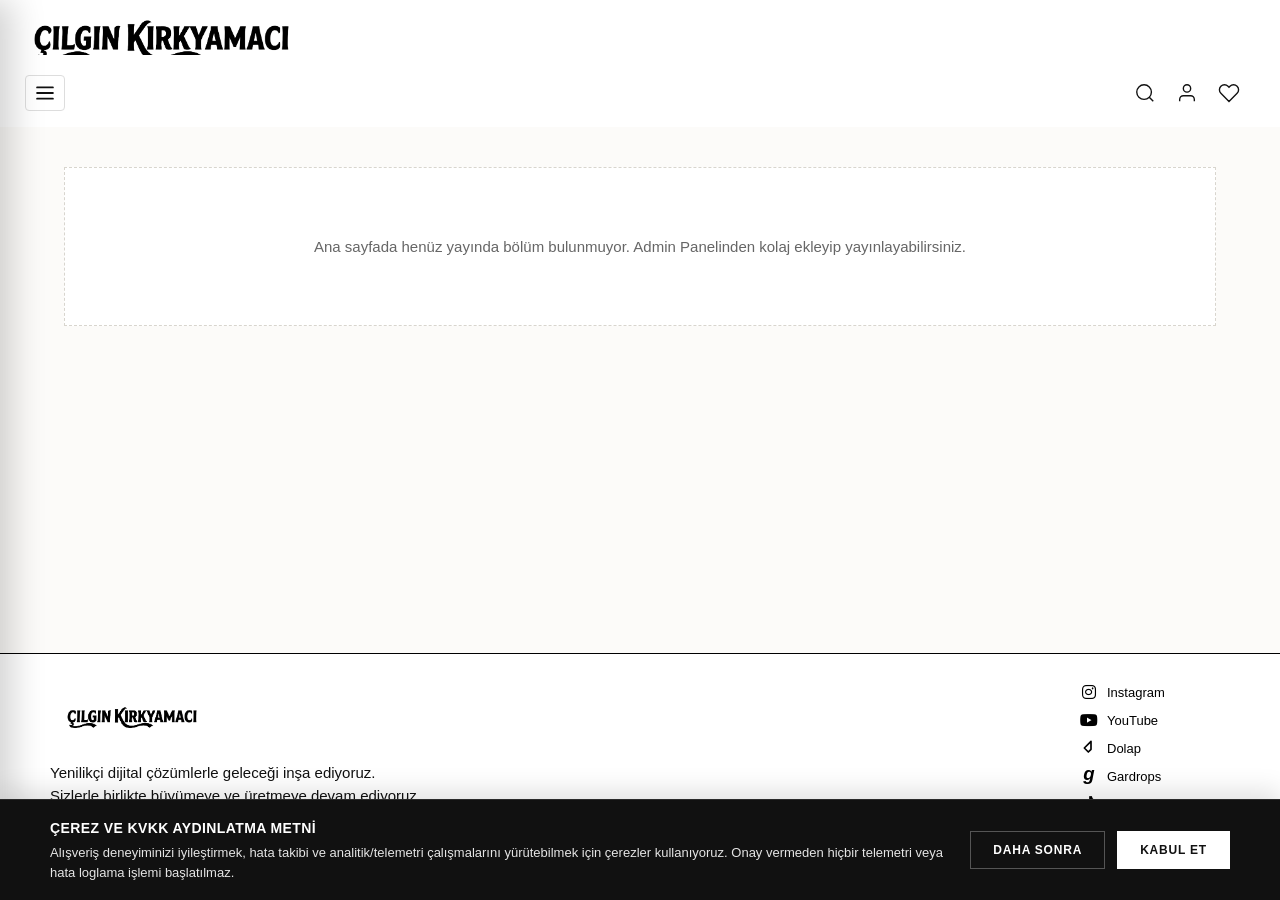
<file: index.html>
<!DOCTYPE html>
<html lang="tr">
<head>
<meta charset="UTF-8">
<link href="https://fonts.googleapis.com/css2?family=Oswald:wght@700&display=swap" rel="stylesheet">
<meta name="viewport" content="width=device-width, initial-scale=1.0">
<title>SKIMS</title>
<link rel="stylesheet" href="Css/style.css">
<!-- VİDEO BÖLÜMÜ İÇİN EKLENEN FONT AWESOME -->
<link rel="stylesheet" href="https://cdnjs.cloudflare.com/ajax/libs/font-awesome/6.4.0/css/all.min.css">
</head>
<body>

<!-- ==================================================================
        BÖLÜM 0 & 1: LOGO VE MENÜ BÖLÜMÜ (Dinamik olarak MySQL'den dolar)
       ================================================================== -->
<header class="header-top" id="header-logo-container"></header>
<nav class="header-bottom" id="header-nav-container"></nav>

<!-- ==================================================================
        DİNAMİK İÇERİK ALANI (Ana Sayfa & Tüm ?kategori=<slug> Sayfaları)
       ================================================================== -->
<div id="dynamic-page-root">
    <div id="dynamic-page-sections-host"></div>
</div>

<!-- ==================================================================
        BÖLÜM ALT: FOOTER
       ================================================================== -->
<footer class="site-footer">
    <div class="footer-container">
        <!-- Sol Kısım -->
        <div class="footer-left">
            <div class="logo-container" id="footer-logo-container">
                <!-- Logo JS'den gelecek -->
            </div>
            <!-- ID eklendi, içi boşaltıldı -->
            <p class="footer-description" id="footer-text-container"></p>
        </div>

        <!-- Sağ Kısım -->
        <div class="footer-right">
            <!-- ID eklendi, içi boşaltıldı -->
            <ul class="social-links" id="social-links-container">
            </ul>
        </div>
    </div>

    <div class="footer-bottom">
        <p>&copy; <span id="current-year"></span> Tüm Hakları Saklıdır.</p>
    </div>
</footer>

<!-- SCRIPTLER -->
<script src="Js/api.js"></script>
<script src="Js/app.js"></script>
</body>
</html>
</file>
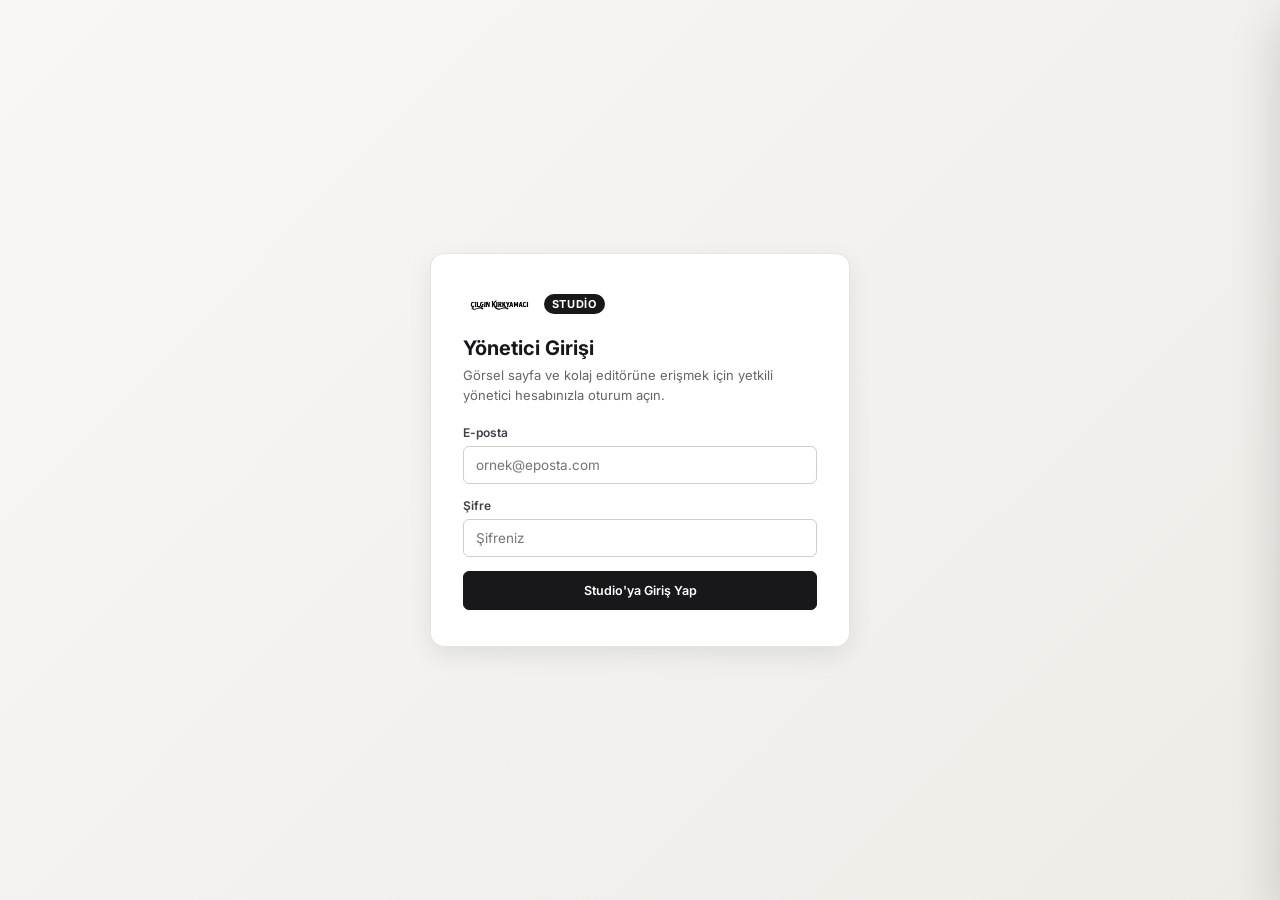
<file: admin.html>
<!DOCTYPE html>
<html lang="tr">
<head>
    <meta charset="UTF-8">
    <meta name="viewport" content="width=device-width, initial-scale=1.0">
    <title>SKIMS Studio — Görsel Sayfa &amp; Kolaj Editörü</title>
    <link rel="stylesheet" href="https://cdnjs.cloudflare.com/ajax/libs/font-awesome/6.5.1/css/all.min.css">
    <link href="https://fonts.googleapis.com/css2?family=Inter:wght@400;500;600;700&family=Oswald:wght@500;600;700&display=swap" rel="stylesheet">
    <style>
        :root {
            --bg-app: #f6f5f2;
            --bg-surface: #ffffff;
            --bg-sidebar: #fbfaf8;
            --border-subtle: #e7e4de;
            --border-strong: #d2cec5;
            --text-primary: #18181b;
            --text-secondary: #64646c;
            --text-muted: #9a9aa2;
            --accent-dark: #18181b;
            --accent-publish: #059669;
            --accent-publish-hover: #047857;
            --accent-amber: #d97706;
            --accent-amber-bg: #fef3c7;
            --accent-red: #dc2626;
            --accent-blue: #2563eb;
            --radius-sm: 6px;
            --radius-md: 10px;
            --radius-lg: 14px;
            --shadow-sm: 0 1px 3px rgba(0, 0, 0, 0.05);
            --shadow-md: 0 8px 24px rgba(0, 0, 0, 0.08);
            --shadow-lg: 0 18px 48px rgba(0, 0, 0, 0.16);
        }

        * { box-sizing: border-box; margin: 0; padding: 0; }

        html, body {
            height: 100%;
            width: 100%;
            overflow: hidden;
            font-family: 'Inter', -apple-system, BlinkMacSystemFont, "Segoe UI", sans-serif;
            background: var(--bg-app);
            color: var(--text-primary);
            -webkit-font-smoothing: antialiased;
        }

        button, input, textarea, select { font-family: inherit; }

        /* ==============================================================
           GİRİŞ KAPISI (ADMIN AUTH GATE)
           ============================================================== */
        .auth-gate-screen {
            height: 100vh;
            width: 100vw;
            display: flex;
            align-items: center;
            justify-content: center;
            background: linear-gradient(135deg, #f8f7f4 0%, #eeece7 100%);
            padding: 20px;
        }
        .auth-card {
            width: 100%;
            max-width: 420px;
            background: var(--bg-surface);
            border: 1px solid var(--border-subtle);
            border-radius: var(--radius-lg);
            padding: 36px 32px;
            box-shadow: var(--shadow-md);
        }
        .auth-logo-row {
            display: flex;
            align-items: center;
            gap: 10px;
            margin-bottom: 18px;
        }
        .auth-logo-row img { height: 28px; width: auto; }
        .auth-badge {
            font-size: 11px;
            font-weight: 700;
            text-transform: uppercase;
            letter-spacing: 0.7px;
            padding: 3px 8px;
            border-radius: 999px;
            background: #18181b;
            color: #fff;
        }
        .auth-card h1 {
            font-size: 20px;
            font-weight: 700;
            margin-bottom: 6px;
        }
        .auth-card p {
            font-size: 13px;
            color: var(--text-secondary);
            margin-bottom: 20px;
            line-height: 1.5;
        }
        .field-group { margin-bottom: 14px; }
        .field-group label {
            display: block;
            font-size: 12px;
            font-weight: 600;
            color: #3f3f46;
            margin-bottom: 6px;
        }
        .field-group input,
        .field-group textarea,
        .field-group select {
            width: 100%;
            padding: 10px 12px;
            border: 1px solid var(--border-strong);
            border-radius: var(--radius-sm);
            font-size: 13.5px;
            background: #fff;
            color: var(--text-primary);
            transition: border-color 0.15s ease, box-shadow 0.15s ease;
        }
        .field-group input:focus,
        .field-group textarea:focus,
        .field-group select:focus {
            outline: none;
            border-color: #18181b;
            box-shadow: 0 0 0 3px rgba(24, 24, 27, 0.08);
        }

        /* ==============================================================
           ANA STUDIO YERLEŞİMİ (FOOTER'SIZ 4 BÖLGE)
           ============================================================== */
        .studio-shell {
            display: flex;
            height: 100vh;
            width: 100vw;
            overflow: hidden;
        }

        /* 1) SOL SABİT MENÜ (SIDEBAR) */
        .studio-sidebar {
            width: 268px;
            min-width: 268px;
            background: var(--bg-sidebar);
            border-right: 1px solid var(--border-subtle);
            display: flex;
            flex-direction: column;
            height: 100%;
            z-index: 20;
        }
        .sidebar-brand {
            height: 58px;
            padding: 0 16px;
            border-bottom: 1px solid var(--border-subtle);
            display: flex;
            align-items: center;
            justify-content: space-between;
            gap: 8px;
            flex-shrink: 0;
        }
        .sidebar-brand-left {
            display: flex;
            align-items: center;
            gap: 9px;
            min-width: 0;
        }
        .sidebar-brand-left img { height: 22px; width: auto; }
        .sidebar-studio-pill {
            font-size: 10px;
            font-weight: 700;
            letter-spacing: 0.6px;
            text-transform: uppercase;
            background: #18181b;
            color: #fff;
            padding: 2px 7px;
            border-radius: 999px;
        }
        .sidebar-icon-actions {
            display: flex;
            align-items: center;
            gap: 4px;
        }
        .icon-btn-subtle {
            width: 30px;
            height: 30px;
            border: none;
            background: transparent;
            color: var(--text-secondary);
            border-radius: var(--radius-sm);
            display: inline-flex;
            align-items: center;
            justify-content: center;
            cursor: pointer;
            text-decoration: none;
            transition: background 0.15s ease, color 0.15s ease;
        }
        .icon-btn-subtle:hover {
            background: #eceae4;
            color: var(--text-primary);
        }

        .sidebar-scroll {
            flex: 1;
            overflow-y: auto;
            padding: 14px 10px 16px 10px;
        }
        .sidebar-section-label {
            font-size: 10.5px;
            font-weight: 700;
            text-transform: uppercase;
            letter-spacing: 0.7px;
            color: var(--text-muted);
            padding: 8px 10px 6px 10px;
            display: flex;
            align-items: center;
            justify-content: space-between;
        }
        .sidebar-page-item {
            width: 100%;
            border: none;
            background: transparent;
            text-align: left;
            padding: 8px 10px;
            border-radius: var(--radius-sm);
            display: flex;
            align-items: center;
            justify-content: space-between;
            gap: 8px;
            cursor: pointer;
            color: #323238;
            font-size: 13px;
            font-weight: 500;
            transition: background 0.14s ease, color 0.14s ease;
            margin-bottom: 2px;
        }
        .sidebar-page-item:hover {
            background: #efede7;
            color: #111;
        }
        .sidebar-page-item.is-active {
            background: #18181b;
            color: #ffffff;
            font-weight: 600;
        }
        .sidebar-page-left {
            display: flex;
            align-items: center;
            gap: 8px;
            min-width: 0;
            flex: 1;
        }
        .sidebar-page-name {
            white-space: nowrap;
            overflow: hidden;
            text-overflow: ellipsis;
        }
        .sidebar-page-right {
            display: flex;
            align-items: center;
            gap: 5px;
            flex-shrink: 0;
        }
        .hidden-mini-badge {
            font-size: 10px;
            font-weight: 600;
            padding: 2px 6px;
            border-radius: 999px;
            background: var(--accent-amber-bg);
            color: #92400e;
            display: inline-flex;
            align-items: center;
            gap: 3px;
        }
        .sidebar-page-item.is-active .hidden-mini-badge {
            background: rgba(251, 191, 36, 0.22);
            color: #fde68a;
        }

        .sidebar-add-page-btn {
            width: 100%;
            margin-top: 10px;
            padding: 9px 12px;
            border: 1.5px dashed var(--border-strong);
            background: #ffffff;
            color: var(--text-primary);
            border-radius: var(--radius-sm);
            font-size: 12.5px;
            font-weight: 600;
            display: flex;
            align-items: center;
            justify-content: center;
            gap: 7px;
            cursor: pointer;
            transition: border-color 0.15s ease, background 0.15s ease;
        }
        .sidebar-add-page-btn:hover {
            border-color: #18181b;
            background: #f3f1ec;
        }

        /* VS Code Tarzı 3 Seviyeli Dosya Ağacı (Ana Başlık -> Alt Başlık -> Kategori) */
        .tree-node-row {
            display: flex;
            align-items: center;
            justify-content: space-between;
            gap: 4px;
            padding: 6px 6px;
            border-radius: 6px;
            cursor: pointer;
            color: #27272a;
            font-size: 12.5px;
            user-select: none;
            transition: background 0.13s ease, color 0.13s ease;
            margin-bottom: 1px;
        }
        .tree-node-row:hover { background: #efede7; }
        .tree-node-row.is-active { background: #18181b; color: #ffffff; font-weight: 600; }
        .tree-node-row.is-hidden-node { opacity: 0.62; }
        .tree-node-row.level-1 { font-weight: 700; font-size: 12px; letter-spacing: 0.3px; margin-top: 4px; }
        .tree-node-row.level-2 { padding-left: 18px; font-weight: 600; font-size: 12px; color: #3f3f46; }
        .tree-node-row.level-3 { padding-left: 34px; font-weight: 500; font-size: 12.5px; }
        .tree-node-left {
            display: flex;
            align-items: center;
            gap: 6px;
            min-width: 0;
            flex: 1;
        }
        .tree-chevron {
            width: 14px;
            text-align: center;
            font-size: 10px;
            opacity: 0.65;
            flex-shrink: 0;
            transition: transform 0.14s ease;
        }
        .tree-node-label {
            white-space: nowrap;
            overflow: hidden;
            text-overflow: ellipsis;
        }
        .tree-node-actions {
            display: none;
            align-items: center;
            gap: 2px;
            flex-shrink: 0;
        }
        .tree-node-row:hover .tree-node-actions,
        .tree-node-row.is-active .tree-node-actions {
            display: flex;
        }
        .tree-act-btn {
            width: 21px;
            height: 21px;
            border: none;
            background: transparent;
            color: #52525b;
            border-radius: 4px;
            display: inline-flex;
            align-items: center;
            justify-content: center;
            font-size: 10.5px;
            cursor: pointer;
        }
        .tree-act-btn:hover { background: rgba(0, 0, 0, 0.1); color: #111; }
        .tree-act-btn.act-del:hover { background: rgba(220, 38, 38, 0.15); color: #dc2626; }
        .tree-act-btn.act-eye-off { color: #d97706; }
        .tree-node-row.is-active .tree-act-btn { color: #e4e4e7; }
        .tree-node-row.is-active .tree-act-btn:hover { background: rgba(255, 255, 255, 0.18); color: #ffffff; }
        .tree-node-row.is-active .tree-act-btn.act-del:hover { color: #fca5a5; }

        /* Video Carousel Sekme Editörü (Instagram / TikTok / YouTube + Yeni Sekme) */
        .vc-editor-tabs-bar {
            display: flex;
            align-items: center;
            gap: 8px;
            flex-wrap: wrap;
            margin-bottom: 16px;
        }
        .vc-editor-tab-pill {
            display: inline-flex;
            align-items: center;
            gap: 6px;
            padding: 6px 14px;
            border-radius: 999px;
            border: 1px solid #3f3f46;
            background: #27272c;
            color: #d4d4d8;
            font-size: 12.5px;
            font-weight: 600;
            cursor: pointer;
            transition: all 0.15s ease;
        }
        .vc-editor-tab-pill.is-active {
            background: #ffffff;
            color: #111111;
            border-color: #ffffff;
        }
        .vc-tab-del-btn {
            border: none;
            background: transparent;
            color: inherit;
            opacity: 0.6;
            cursor: pointer;
            font-size: 11px;
            padding: 0 2px;
        }
        .vc-tab-del-btn:hover { opacity: 1; color: #ef4444; }
        .vc-add-tab-btn {
            padding: 6px 12px;
            border-radius: 999px;
            border: 1px dashed #71717a;
            background: transparent;
            color: #e4e4e7;
            font-size: 12px;
            font-weight: 600;
            cursor: pointer;
        }
        .vc-add-tab-btn:hover { border-color: #ffffff; color: #ffffff; background: rgba(255, 255, 255, 0.08); }

        /* Hero Video Slayt Kartları */
        .hero-slide-card {
            flex: 0 0 320px;
            width: 320px;
            background: #18181b;
            border: 1px solid #2e2e34;
            border-radius: 10px;
            overflow: hidden;
            position: relative;
            color: #fff;
        }
        .hero-slide-meta {
            padding: 10px 12px 12px 12px;
            display: flex;
            flex-direction: column;
            gap: 4px;
        }

        /* Kolaj A Editör Asimetrik Hizalama (ek_1.css ile uyumlu) */
        .grid-2-asymmetric {
            display: flex;
            justify-content: space-between;
            align-items: flex-start;
            gap: 56px;
            max-width: 860px;
            margin: 0 auto;
        }
        .grid-2-asymmetric > .asym-left { width: 50%; }
        .grid-2-asymmetric > .asym-right { width: 50%; margin-top: 72px; }

        .sidebar-bottom {
            border-top: 1px solid var(--border-subtle);
            padding: 10px;
            flex-shrink: 0;
            background: var(--bg-sidebar);
        }
        .sidebar-settings-btn {
            width: 100%;
            padding: 9px 12px;
            border: 1px solid var(--border-subtle);
            background: #ffffff;
            color: var(--text-primary);
            border-radius: var(--radius-sm);
            font-size: 13px;
            font-weight: 600;
            display: flex;
            align-items: center;
            gap: 9px;
            cursor: pointer;
            transition: background 0.15s ease, border-color 0.15s ease;
        }
        .sidebar-settings-btn:hover {
            background: #f2f0ea;
            border-color: var(--border-strong);
        }

        /* SAĞ ANA ÇALIŞMA SÜTUNU */
        .studio-main-col {
            flex: 1;
            min-width: 0;
            display: flex;
            flex-direction: column;
            height: 100%;
            position: relative;
        }

        /* 2) ÜST SABİT ÇUBUK (STICKY TOPBAR) */
        .studio-topbar {
            height: 58px;
            min-height: 58px;
            background: var(--bg-surface);
            border-bottom: 1px solid var(--border-subtle);
            padding: 0 20px;
            display: flex;
            align-items: center;
            justify-content: space-between;
            gap: 14px;
            z-index: 15;
        }
        .topbar-left {
            display: flex;
            align-items: center;
            gap: 10px;
            min-width: 0;
        }
        .topbar-page-title {
            font-size: 16px;
            font-weight: 700;
            color: var(--text-primary);
            white-space: nowrap;
            overflow: hidden;
            text-overflow: ellipsis;
        }
        .topbar-slug-pill {
            font-size: 11.5px;
            color: var(--text-secondary);
            background: #f3f1ec;
            padding: 3px 9px;
            border-radius: 999px;
            white-space: nowrap;
        }

        .topbar-right {
            display: flex;
            align-items: center;
            gap: 10px;
            flex-shrink: 0;
        }

        /* Yayın Durumu Anahtarı (Yayında / Gizli - Taslak) */
        .visibility-switch-btn {
            display: inline-flex;
            align-items: center;
            gap: 8px;
            padding: 6px 12px;
            border-radius: 999px;
            border: 1px solid #d1fae5;
            background: #ecfdf5;
            color: #065f46;
            font-size: 12px;
            font-weight: 600;
            cursor: pointer;
            transition: all 0.18s ease;
        }
        .visibility-switch-btn.is-hidden-draft {
            border-color: #fde68a;
            background: #fffbeb;
            color: #92400e;
        }
        .switch-track {
            width: 30px;
            height: 16px;
            border-radius: 999px;
            background: #10b981;
            position: relative;
            transition: background 0.18s ease;
        }
        .visibility-switch-btn.is-hidden-draft .switch-track {
            background: #d97706;
        }
        .switch-thumb {
            position: absolute;
            top: 2px;
            left: 16px;
            width: 12px;
            height: 12px;
            border-radius: 50%;
            background: #ffffff;
            transition: left 0.18s ease;
            box-shadow: 0 1px 2px rgba(0, 0, 0, 0.25);
        }
        .visibility-switch-btn.is-hidden-draft .switch-thumb { left: 2px; }

        .topbar-divider {
            width: 1px;
            height: 22px;
            background: var(--border-subtle);
        }

        .studio-btn {
            display: inline-flex;
            align-items: center;
            justify-content: center;
            gap: 6px;
            padding: 7px 12px;
            border-radius: var(--radius-sm);
            border: 1px solid var(--border-strong);
            background: #ffffff;
            color: var(--text-primary);
            font-size: 12.5px;
            font-weight: 600;
            cursor: pointer;
            text-decoration: none;
            transition: all 0.15s ease;
            white-space: nowrap;
        }
        .studio-btn:hover:not(:disabled) {
            background: #f4f3ef;
            border-color: #999;
        }
        .studio-btn:disabled {
            opacity: 0.4;
            cursor: not-allowed;
        }
        .studio-btn-dark {
            background: #18181b;
            border-color: #18181b;
            color: #ffffff;
        }
        .studio-btn-dark:hover:not(:disabled) { background: #2e2e33; border-color: #2e2e33; }
        .studio-btn-danger {
            border-color: #fecaca;
            background: #fef2f2;
            color: #b91c1c;
        }
        .studio-btn-danger:hover:not(:disabled) { background: #fee2e2; border-color: #ef4444; }

        /* KAYDET / YAYINLA Ana Buton */
        .publish-btn {
            display: inline-flex;
            align-items: center;
            gap: 7px;
            padding: 8px 16px;
            border-radius: var(--radius-sm);
            border: 1px solid var(--border-subtle);
            background: #ecebe7;
            color: #8a8a92;
            font-size: 12.5px;
            font-weight: 700;
            letter-spacing: 0.25px;
            cursor: not-allowed;
            transition: all 0.2s ease;
        }
        .publish-btn.has-changes {
            background: var(--accent-publish);
            border-color: var(--accent-publish);
            color: #ffffff;
            cursor: pointer;
            box-shadow: 0 3px 12px rgba(5, 150, 105, 0.28);
        }
        .publish-btn.has-changes:hover {
            background: var(--accent-publish-hover);
            transform: translateY(-1px);
        }
        .publish-btn.is-saving {
            background: #2563eb;
            border-color: #2563eb;
            color: #ffffff;
            cursor: wait;
        }
        .publish-btn.is-saved {
            background: #16a34a;
            border-color: #16a34a;
            color: #ffffff;
        }
        .publish-count-pill {
            background: rgba(255, 255, 255, 0.22);
            padding: 1px 6px;
            border-radius: 999px;
            font-size: 11px;
        }

        /* Toast Bildirim Çubuğu */
        .studio-toast {
            position: fixed;
            top: 68px;
            left: 50%;
            transform: translateX(-50%) translateY(-12px);
            z-index: 200;
            padding: 10px 18px;
            border-radius: 999px;
            font-size: 13px;
            font-weight: 600;
            box-shadow: var(--shadow-md);
            opacity: 0;
            pointer-events: none;
            transition: opacity 0.2s ease, transform 0.2s ease;
            display: flex;
            align-items: center;
            gap: 8px;
        }
        .studio-toast.is-visible {
            opacity: 1;
            transform: translateX(-50%) translateY(0);
        }
        .studio-toast.toast-info { background: #18181b; color: #fff; }
        .studio-toast.toast-success { background: #059669; color: #fff; }
        .studio-toast.toast-error { background: #dc2626; color: #fff; }

        /* 3) ANA EKRAN — DÜZENLEME PANEL (CANLI KOLAJ EDİTÖRÜ) */
        .studio-canvas-scroll {
            flex: 1;
            overflow-y: auto;
            padding: 24px 32px 48px 32px;
        }
        .studio-canvas-inner {
            max-width: 1180px;
            margin: 0 auto;
        }
        .canvas-empty-page {
            background: #ffffff;
            border: 1.5px dashed var(--border-strong);
            border-radius: var(--radius-lg);
            padding: 64px 28px;
            text-align: center;
            color: var(--text-secondary);
        }
        .canvas-empty-page h3 {
            font-size: 18px;
            color: var(--text-primary);
            margin-bottom: 6px;
        }
        .canvas-empty-page p {
            font-size: 13.5px;
            margin-bottom: 18px;
        }

        /* Araya Kolaj Ekle (+ Buraya Kolaj Ekle) Şeridi */
        .insert-divider-wrap {
            position: relative;
            display: flex;
            align-items: center;
            justify-content: center;
            margin: 12px 0;
            min-height: 28px;
        }
        .insert-divider-wrap::before {
            content: "";
            position: absolute;
            left: 0;
            right: 0;
            top: 50%;
            height: 1px;
            background: transparent;
            transition: background 0.16s ease;
        }
        .insert-divider-wrap:hover::before,
        .insert-divider-wrap.menu-open::before {
            background: var(--border-strong);
        }
        .insert-collage-btn {
            position: relative;
            z-index: 2;
            padding: 5px 14px;
            border-radius: 999px;
            border: 1px dashed var(--border-strong);
            background: var(--bg-app);
            color: var(--text-secondary);
            font-size: 12px;
            font-weight: 600;
            display: inline-flex;
            align-items: center;
            gap: 6px;
            cursor: pointer;
            transition: all 0.16s ease;
        }
        .insert-collage-btn:hover,
        .insert-divider-wrap.menu-open .insert-collage-btn {
            background: #18181b;
            border-color: #18181b;
            border-style: solid;
            color: #ffffff;
            box-shadow: var(--shadow-sm);
        }

        /* Kolaj Seçim Popover Menüsü */
        .insert-template-popover {
            position: absolute;
            top: calc(100% + 6px);
            left: 50%;
            transform: translateX(-50%);
            z-index: 50;
            width: 340px;
            background: #ffffff;
            border: 1px solid var(--border-subtle);
            border-radius: var(--radius-md);
            box-shadow: var(--shadow-lg);
            padding: 8px;
            display: none;
        }
        .insert-divider-wrap.menu-open .insert-template-popover { display: block; }
        .insert-popover-title {
            font-size: 11px;
            font-weight: 700;
            text-transform: uppercase;
            letter-spacing: 0.6px;
            color: var(--text-muted);
            padding: 6px 10px;
        }
        .insert-tpl-option {
            width: 100%;
            border: none;
            background: transparent;
            text-align: left;
            padding: 9px 10px;
            border-radius: var(--radius-sm);
            display: flex;
            align-items: center;
            gap: 10px;
            cursor: pointer;
            transition: background 0.14s ease;
        }
        .insert-tpl-option:hover { background: #f4f3ef; }
        .insert-tpl-icon {
            width: 32px;
            height: 32px;
            border-radius: 8px;
            background: #f3f1ec;
            color: #18181b;
            display: flex;
            align-items: center;
            justify-content: center;
            font-size: 13px;
            flex-shrink: 0;
        }
        .insert-tpl-name { font-size: 13px; font-weight: 600; color: var(--text-primary); }
        .insert-tpl-desc { font-size: 11px; color: var(--text-secondary); }

        /* Kolaj Bloğu Kartı */
        .collage-block {
            background: #ffffff;
            border: 1px solid var(--border-subtle);
            border-radius: var(--radius-md);
            padding: 20px 22px;
            box-shadow: var(--shadow-sm);
            transition: border-color 0.18s ease, opacity 0.2s ease, box-shadow 0.18s ease;
        }
        .collage-block:hover {
            border-color: var(--border-strong);
        }
        .collage-block.is-dark-video {
            background: #1c1c1f;
            border-color: #2f2f35;
            color: #ffffff;
        }
        .collage-block.is-section-hidden {
            opacity: 0.56;
            border-style: dashed;
            border-color: #f59e0b;
        }

        .collage-block-header {
            display: flex;
            align-items: center;
            justify-content: space-between;
            flex-wrap: wrap;
            gap: 10px;
            padding-bottom: 12px;
            margin-bottom: 16px;
            border-bottom: 1px solid rgba(0, 0, 0, 0.07);
        }
        .collage-block.is-dark-video .collage-block-header {
            border-bottom-color: rgba(255, 255, 255, 0.12);
        }
        .collage-meta-left {
            display: flex;
            align-items: center;
            gap: 8px;
            flex-wrap: wrap;
        }
        .collage-index-pill {
            font-size: 11px;
            font-weight: 700;
            padding: 3px 9px;
            border-radius: 999px;
            background: #f2f0ea;
            color: #18181b;
        }
        .collage-block.is-dark-video .collage-index-pill {
            background: #2f2f35;
            color: #f4f4f5;
        }
        .collage-behavior-pill {
            font-size: 10.5px;
            font-weight: 600;
            padding: 3px 8px;
            border-radius: 999px;
            background: #eff6ff;
            color: #1d4ed8;
        }
        .collage-behavior-pill.pill-dynamic { background: #ecfdf5; color: #047857; }
        .collage-behavior-pill.pill-grouped { background: #fef3c7; color: #b45309; }
        .collage-block.is-dark-video .collage-behavior-pill { background: rgba(255, 255, 255, 0.12); color: #e4e4e7; }

        .section-hidden-tag {
            font-size: 10.5px;
            font-weight: 700;
            padding: 3px 8px;
            border-radius: 999px;
            background: #fef3c7;
            color: #92400e;
        }

        /* Bölüm Kontrolleri (↑, ↓, Göz, Sil) */
        .collage-controls {
            display: flex;
            align-items: center;
            gap: 4px;
        }
        .ctrl-icon-btn {
            width: 30px;
            height: 30px;
            border: 1px solid var(--border-subtle);
            background: #ffffff;
            color: #3f3f46;
            border-radius: var(--radius-sm);
            display: inline-flex;
            align-items: center;
            justify-content: center;
            font-size: 12px;
            cursor: pointer;
            transition: all 0.14s ease;
        }
        .ctrl-icon-btn:hover:not(:disabled) {
            background: #18181b;
            border-color: #18181b;
            color: #ffffff;
        }
        .ctrl-icon-btn:disabled { opacity: 0.3; cursor: not-allowed; }
        .ctrl-icon-btn.is-eye-off {
            background: #fffbeb;
            border-color: #f59e0b;
            color: #b45309;
        }
        .ctrl-icon-btn.ctrl-delete:hover {
            background: #dc2626;
            border-color: #dc2626;
            color: #ffffff;
        }
        .collage-block.is-dark-video .ctrl-icon-btn {
            background: #27272c;
            border-color: #3f3f46;
            color: #e4e4e7;
        }
        .collage-block.is-dark-video .ctrl-icon-btn:hover:not(:disabled) {
            background: #ffffff;
            color: #18181b;
        }
        .collage-block.is-dark-video .ctrl-icon-btn.ctrl-delete:hover {
            background: #dc2626;
            border-color: #dc2626;
            color: #ffffff;
        }

        /* Satır İçi Metin Düzenleme (contenteditable) */
        .inline-editable {
            cursor: text;
            border-radius: 5px;
            padding: 3px 6px;
            margin: -3px -6px;
            outline: 1.5px dashed transparent;
            display: inline-block;
            min-width: 80px;
            min-height: 1.2em;
            transition: background 0.15s ease, outline-color 0.15s ease;
        }
        .inline-editable:hover {
            outline-color: rgba(24, 24, 27, 0.35);
            background: rgba(254, 243, 199, 0.45);
        }
        .inline-editable:focus {
            outline: 2px solid #18181b;
            background: #fffdf6;
        }
        .collage-block.is-dark-video .inline-editable:hover {
            outline-color: rgba(255, 255, 255, 0.45);
            background: rgba(255, 255, 255, 0.08);
        }
        .collage-block.is-dark-video .inline-editable:focus {
            outline: 2px solid #ffffff;
            background: #2b2b30;
            color: #ffffff;
        }
        .inline-editable:empty::before {
            content: attr(data-placeholder);
            color: #9e9b94;
            font-style: italic;
            font-weight: 400;
            pointer-events: none;
        }

        /* Slot Medya Çerçeveleri */
        .slot-card-outer {
            position: relative;
            display: flex;
            flex-direction: column;
        }
        .slot-media-wrap {
            position: relative;
            width: 100%;
            overflow: hidden;
            border-radius: var(--radius-sm);
            cursor: pointer;
            background: #f3f2ee;
            border: 1.5px solid transparent;
            transition: border-color 0.16s ease, box-shadow 0.16s ease;
        }
        .slot-media-wrap:hover {
            border-color: #18181b;
            box-shadow: 0 4px 14px rgba(0, 0, 0, 0.1);
        }
        .slot-media-wrap.is-drawer-selected {
            border-color: var(--accent-blue);
            box-shadow: 0 0 0 3px rgba(37, 99, 235, 0.22);
        }
        .slot-media-wrap img,
        .slot-media-wrap video {
            width: 100%;
            height: 100%;
            object-fit: cover;
            display: block;
        }
        .slot-media-overlay {
            position: absolute;
            inset: 0;
            background: rgba(24, 24, 27, 0.48);
            color: #ffffff;
            display: flex;
            flex-direction: column;
            align-items: center;
            justify-content: center;
            gap: 5px;
            opacity: 0;
            font-size: 11.5px;
            font-weight: 600;
            transition: opacity 0.16s ease;
            pointer-events: none;
        }
        .slot-media-wrap:hover .slot-media-overlay { opacity: 1; }

        .slot-empty-frame {
            width: 100%;
            border: 1.5px dashed #bcb7ad;
            border-radius: var(--radius-sm);
            background: #faf9f6;
            color: #52525b;
            display: flex;
            flex-direction: column;
            align-items: center;
            justify-content: center;
            gap: 7px;
            cursor: pointer;
            padding: 12px;
            text-align: center;
            transition: all 0.16s ease;
        }
        .slot-empty-frame:hover {
            border-color: #18181b;
            background: #f2f0ea;
            color: #18181b;
        }
        .slot-empty-frame.is-drawer-selected {
            border-color: var(--accent-blue);
            border-style: solid;
            background: #eff6ff;
            color: #1d4ed8;
        }
        .collage-block.is-dark-video .slot-empty-frame {
            background: #26262b;
            border-color: #52525b;
            color: #d4d4d8;
            border-radius: 10px;
        }
        .collage-block.is-dark-video .slot-empty-frame:hover {
            border-color: #ffffff;
            background: #303036;
            color: #ffffff;
        }
        .frame-plus-circle {
            width: 34px;
            height: 34px;
            border-radius: 50%;
            border: 1.5px solid currentColor;
            display: flex;
            align-items: center;
            justify-content: center;
            font-size: 14px;
        }
        .frame-label { font-size: 12px; font-weight: 600; }

        .slot-x-btn {
            position: absolute;
            top: 7px;
            right: 7px;
            z-index: 6;
            width: 24px;
            height: 24px;
            border-radius: 50%;
            border: 1px solid rgba(255, 255, 255, 0.85);
            background: rgba(220, 38, 38, 0.92);
            color: #ffffff;
            font-size: 13px;
            font-weight: 700;
            line-height: 1;
            display: flex;
            align-items: center;
            justify-content: center;
            cursor: pointer;
            box-shadow: 0 2px 6px rgba(0, 0, 0, 0.25);
            transition: transform 0.14s ease, background 0.14s ease;
        }
        .slot-x-btn:hover { background: #b91c1c; transform: scale(1.08); }

        .slot-caption-preview {
            margin-top: 6px;
            font-size: 11.5px;
            line-height: 1.4;
            color: var(--text-secondary);
        }
        .slot-caption-preview strong { color: var(--text-primary); display: block; }
        .collage-block.is-dark-video .slot-caption-preview { color: #a1a1aa; }
        .collage-block.is-dark-video .slot-caption-preview strong { color: #ffffff; }

        /* Kolaj Izgaraları */
        .grid-2 { display: grid; grid-template-columns: repeat(2, minmax(0, 1fr)); gap: 24px; max-width: 820px; margin: 0 auto; }
        .grid-6 { display: grid; grid-template-columns: repeat(6, minmax(0, 1fr)); gap: 12px; }
        .bolum-b-grid { display: grid; grid-template-columns: 1.25fr 1.75fr; gap: 22px; align-items: end; }
        .bolum-b-smalls { display: grid; grid-template-columns: repeat(3, minmax(0, 1fr)); gap: 12px; }

        /* Tam Dinamik Yatay Şerit (Bölüm D & Video) */
        .dynamic-track {
            display: flex;
            gap: 14px;
            overflow-x: auto;
            padding: 4px 2px 12px 2px;
            align-items: flex-start;
        }
        .dynamic-item { flex: 0 0 196px; width: 196px; }
        .dynamic-item.is-video { flex: 0 0 206px; width: 206px; }
        .dynamic-add-btn {
            flex: 0 0 196px;
            width: 196px;
            border: 1.5px dashed #a8a39a;
            border-radius: var(--radius-sm);
            background: #faf9f6;
            color: #27272a;
            display: flex;
            flex-direction: column;
            align-items: center;
            justify-content: center;
            gap: 8px;
            cursor: pointer;
            padding: 16px 12px;
            text-align: center;
            transition: all 0.16s ease;
        }
        .dynamic-add-btn:hover { border-color: #18181b; background: #efede7; }
        .collage-block.is-dark-video .dynamic-add-btn {
            flex: 0 0 206px;
            width: 206px;
            background: #26262b;
            border-color: #63636e;
            color: #f4f4f5;
            border-radius: 10px;
        }
        .collage-block.is-dark-video .dynamic-add-btn:hover { border-color: #ffffff; background: #303036; }

        .bolum-b-footer-bar {
            margin-top: 16px;
            padding-top: 12px;
            border-top: 1px solid #efede7;
            display: flex;
            align-items: center;
            justify-content: space-between;
            flex-wrap: wrap;
            gap: 10px;
        }

        /* 4) ALT YATAY GEÇMİŞ ÇUBUĞU (SÜRÜM GEÇMİŞİ) */
        .history-bottom-bar {
            height: 54px;
            min-height: 54px;
            background: var(--bg-surface);
            border-top: 1px solid var(--border-subtle);
            padding: 0 16px;
            display: flex;
            align-items: center;
            gap: 12px;
            z-index: 15;
        }
        .history-filter-group {
            display: inline-flex;
            align-items: center;
            background: #f2f0ea;
            padding: 3px;
            border-radius: var(--radius-sm);
            flex-shrink: 0;
        }
        .history-filter-btn {
            border: none;
            background: transparent;
            padding: 5px 11px;
            border-radius: 4px;
            font-size: 11.5px;
            font-weight: 600;
            color: var(--text-secondary);
            cursor: pointer;
            transition: all 0.14s ease;
        }
        .history-filter-btn.is-active {
            background: #ffffff;
            color: var(--text-primary);
            box-shadow: 0 1px 2px rgba(0, 0, 0, 0.08);
        }
        .history-label-icon {
            font-size: 12px;
            color: var(--text-muted);
            display: inline-flex;
            align-items: center;
            gap: 5px;
            white-space: nowrap;
            flex-shrink: 0;
        }
        .history-strip {
            flex: 1;
            display: flex;
            align-items: center;
            gap: 8px;
            overflow-x: auto;
            padding: 4px 0;
            scrollbar-width: thin;
        }
        .history-chip {
            border: 1px solid var(--border-subtle);
            background: #faf9f6;
            color: #27272a;
            border-radius: 999px;
            padding: 5px 12px;
            font-size: 11.5px;
            font-weight: 500;
            white-space: nowrap;
            cursor: pointer;
            display: inline-flex;
            align-items: center;
            gap: 6px;
            transition: all 0.15s ease;
        }
        .history-chip:hover {
            border-color: #18181b;
            background: #ffffff;
            box-shadow: var(--shadow-sm);
        }
        .history-chip-page {
            font-weight: 700;
            color: #18181b;
        }
        .history-empty-hint {
            font-size: 12px;
            color: var(--text-muted);
            white-space: nowrap;
        }

        /* SAĞDAN AÇILAN DETAY ÇEKMECESİ (SIDE DRAWER) */
        .drawer-backdrop {
            position: fixed;
            inset: 0;
            background: rgba(24, 24, 27, 0.22);
            z-index: 80;
            opacity: 0;
            pointer-events: none;
            transition: opacity 0.22s ease;
        }
        .drawer-backdrop.is-open { opacity: 1; pointer-events: auto; }

        .side-drawer {
            position: fixed;
            top: 0;
            right: 0;
            bottom: 0;
            width: 390px;
            max-width: 94vw;
            background: #ffffff;
            border-left: 1px solid var(--border-subtle);
            box-shadow: var(--shadow-lg);
            z-index: 90;
            display: flex;
            flex-direction: column;
            transform: translateX(100%);
            transition: transform 0.24s cubic-bezier(0.22, 1, 0.36, 1);
        }
        .side-drawer.is-open { transform: translateX(0); }

        .drawer-header {
            padding: 16px 20px;
            border-bottom: 1px solid var(--border-subtle);
            display: flex;
            align-items: center;
            justify-content: space-between;
            gap: 10px;
        }
        .drawer-header h3 { font-size: 15px; font-weight: 700; }
        .drawer-sub { font-size: 11.5px; color: var(--text-secondary); margin-top: 2px; }
        .drawer-body {
            flex: 1;
            overflow-y: auto;
            padding: 18px 20px;
        }
        .drawer-media-box {
            width: 100%;
            aspect-ratio: 4 / 3;
            border-radius: var(--radius-md);
            border: 1.5px dashed var(--border-strong);
            background: #faf9f6;
            overflow: hidden;
            display: flex;
            flex-direction: column;
            align-items: center;
            justify-content: center;
            margin-bottom: 12px;
            position: relative;
        }
        .drawer-media-box img,
        .drawer-media-box video {
            width: 100%;
            height: 100%;
            object-fit: cover;
        }
        .drawer-media-actions {
            display: flex;
            gap: 8px;
            margin-bottom: 18px;
        }
        .drawer-row-2 {
            display: grid;
            grid-template-columns: 1fr 1fr;
            gap: 10px;
        }
        .drawer-footer {
            padding: 14px 20px;
            border-top: 1px solid var(--border-subtle);
            display: flex;
            justify-content: space-between;
            align-items: center;
            gap: 10px;
            background: #fbfaf8;
        }

        /* MODALLAR (YENİ SAYFA / GENEL AYARLAR / SÜRÜM GERİ DÖN) */
        .modal-overlay {
            position: fixed;
            inset: 0;
            background: rgba(24, 24, 27, 0.42);
            z-index: 120;
            display: none;
            align-items: center;
            justify-content: center;
            padding: 20px;
        }
        .modal-overlay.is-open { display: flex; }
        .modal-card {
            width: 100%;
            max-width: 500px;
            background: #ffffff;
            border-radius: var(--radius-lg);
            box-shadow: var(--shadow-lg);
            overflow: hidden;
        }
        .modal-header {
            padding: 18px 22px;
            border-bottom: 1px solid var(--border-subtle);
            display: flex;
            align-items: center;
            justify-content: space-between;
        }
        .modal-header h3 { font-size: 16px; font-weight: 700; }
        .modal-body { padding: 20px 22px; max-height: 75vh; overflow-y: auto; }
        .modal-footer {
            padding: 14px 22px;
            border-top: 1px solid var(--border-subtle);
            display: flex;
            justify-content: flex-end;
            gap: 8px;
            background: #fbfaf8;
        }

        /* ÇÖP KUTUSU SEKMESİ & YÖNETİM PANELİ */
        .sidebar-bottom {
            display: flex;
            flex-direction: column;
            gap: 6px;
        }
        .sidebar-trash-btn {
            width: 100%;
            border: 1px solid var(--border-subtle);
            background: #ffffff;
            color: var(--text-primary);
            border-radius: var(--radius-sm);
            padding: 8px 11px;
            font-size: 12.5px;
            font-weight: 600;
            display: flex;
            align-items: center;
            justify-content: space-between;
            gap: 8px;
            cursor: pointer;
            transition: all 0.14s ease;
        }
        .sidebar-trash-btn:hover { background: #fef2f2; border-color: #fecaca; color: #b91c1c; }
        .sidebar-trash-btn.is-active { background: #18181b; color: #ffffff; border-color: #18181b; }
        .trash-count-badge {
            font-size: 10.5px;
            font-weight: 700;
            padding: 1px 7px;
            border-radius: 999px;
            background: #fee2e2;
            color: #b91c1c;
        }
        .sidebar-trash-btn.is-active .trash-count-badge { background: rgba(255,255,255,0.2); color: #fff; }
        .trash-panel-card {
            background: #ffffff;
            border: 1px solid var(--border-subtle);
            border-radius: var(--radius-lg);
            padding: 24px 26px;
            box-shadow: var(--shadow-sm);
        }
        .trash-panel-head {
            display: flex;
            align-items: center;
            justify-content: space-between;
            gap: 14px;
            flex-wrap: wrap;
            padding-bottom: 16px;
            border-bottom: 1px solid var(--border-subtle);
            margin-bottom: 18px;
        }
        .trash-list {
            display: flex;
            flex-direction: column;
            gap: 10px;
        }
        .trash-item-row {
            display: flex;
            align-items: center;
            justify-content: space-between;
            gap: 14px;
            padding: 13px 16px;
            border: 1px solid var(--border-subtle);
            border-radius: var(--radius-md);
            background: #fbfaf8;
            flex-wrap: wrap;
        }
        .trash-item-info { display: flex; flex-direction: column; gap: 4px; min-width: 200px; }
        .trash-item-title { font-size: 14px; font-weight: 700; color: var(--text-primary); display: flex; align-items: center; gap: 8px; }
        .trash-item-meta { font-size: 12px; color: var(--text-secondary); display: flex; align-items: center; gap: 12px; flex-wrap: wrap; }
        .trash-item-actions { display: flex; align-items: center; gap: 8px; flex-shrink: 0; }

        /* TAHRİBATSIZ MEDYA KADRAJ / DÖNDÜRME / SİMETRİ / KAYDIRMA ARAÇLARI */
        .has-media-transform {
            position: absolute !important;
            top: 50% !important;
            left: 50% !important;
            max-width: none !important;
            max-height: none !important;
            object-fit: fill !important;
            transform-origin: center center !important;
            transition: none !important;
            user-select: none;
            -webkit-user-drag: none;
        }
        .drawer-media-stage-outer {
            width: 100%;
            max-height: 290px;
            background: #f2f0ea;
            border-radius: var(--radius-md);
            padding: 10px;
            display: flex;
            align-items: center;
            justify-content: center;
            margin-bottom: 10px;
            position: relative;
        }
        .drawer-media-stage-outer .drawer-media-box {
            margin-bottom: 0;
            width: auto;
            height: auto;
            max-width: 100%;
            max-height: 268px;
            min-width: 120px;
            min-height: 110px;
            border-radius: 6px;
            background: #1c1c1f;
            border: 1.5px solid #d4d1c9;
            position: relative;
            overflow: hidden;
        }
        .drawer-media-stage-outer .drawer-media-box.is-empty-stage {
            width: 100%;
            min-height: 180px;
            background: #faf9f6;
            border: 1.5px dashed var(--border-strong);
        }
        .drawer-media-box.is-pannable { cursor: grab; touch-action: none; }
        .drawer-media-box.is-pannable.is-dragging { cursor: grabbing; }
        .aspect-ratio-badge {
            position: absolute;
            top: 8px;
            left: 8px;
            z-index: 6;
            background: rgba(24, 24, 27, 0.78);
            color: #fff;
            font-size: 10px;
            font-weight: 600;
            padding: 2px 7px;
            border-radius: 4px;
            pointer-events: none;
        }
        .media-transform-toolbar {
            display: flex;
            flex-wrap: wrap;
            gap: 5px;
            margin-bottom: 10px;
            padding: 8px;
            background: #f6f5f2;
            border: 1px solid var(--border-subtle);
            border-radius: var(--radius-sm);
        }
        .mt-tool-btn {
            border: 1px solid var(--border-subtle);
            background: #ffffff;
            color: #27272a;
            border-radius: 5px;
            padding: 5px 8px;
            font-size: 11.5px;
            font-weight: 600;
            display: inline-flex;
            align-items: center;
            gap: 5px;
            cursor: pointer;
            transition: all 0.14s ease;
        }
        .mt-tool-btn:hover { background: #efede7; border-color: #18181b; }
        .mt-tool-btn.is-active { background: #18181b; color: #ffffff; border-color: #18181b; }
        .mt-pan-hint {
            font-size: 11px;
            color: #71717a;
            margin-bottom: 10px;
            display: flex;
            align-items: center;
            justify-content: space-between;
            gap: 8px;
        }

        /* MEDYA KÜTÜPHANESİ MODALI */
        .media-lib-filters {
            display: flex;
            align-items: center;
            gap: 6px;
            margin-bottom: 14px;
        }
        .media-lib-grid {
            display: grid;
            grid-template-columns: repeat(4, minmax(0, 1fr));
            gap: 10px;
        }
        .media-lib-item {
            border: 1.5px solid var(--border-subtle);
            border-radius: 8px;
            overflow: hidden;
            background: #18181b;
            cursor: pointer;
            position: relative;
            aspect-ratio: 1 / 1;
            transition: border-color 0.15s ease, transform 0.15s ease;
        }
        .media-lib-item:hover { border-color: #2563eb; transform: translateY(-2px); }
        .media-lib-item img, .media-lib-item video { width: 100%; height: 100%; object-fit: cover; display: block; }
        .media-lib-badge {
            position: absolute;
            top: 6px;
            left: 6px;
            background: rgba(24,24,27,0.82);
            color: #fff;
            font-size: 9.5px;
            font-weight: 700;
            padding: 2px 6px;
            border-radius: 4px;
        }

        /* BÜYÜK EKRANDA MEDYA DÜZENLEME MODALI */
        .large-editor-modal-card {
            width: 100%;
            max-width: 920px;
            background: #ffffff;
            border-radius: var(--radius-lg);
            box-shadow: var(--shadow-lg);
            overflow: hidden;
            display: flex;
            flex-direction: column;
            max-height: 92vh;
        }
        .large-editor-stage-wrap {
            background: #141417;
            padding: 22px;
            display: flex;
            align-items: center;
            justify-content: center;
            min-height: 430px;
            max-height: 62vh;
            position: relative;
            overflow: hidden;
        }
        .large-editor-frame {
            position: relative;
            overflow: hidden;
            background: #09090b;
            border: 2px solid rgba(255,255,255,0.65);
            box-shadow: 0 0 0 1px rgba(0,0,0,0.6), 0 14px 40px rgba(0,0,0,0.45);
            cursor: grab;
            touch-action: none;
            user-select: none;
        }
        .large-editor-frame.is-dragging { cursor: grabbing; }
        .large-editor-frame img, .large-editor-frame video {
            display: block;
            pointer-events: none;
        }
        .large-editor-controls-bar {
            padding: 14px 20px;
            background: #f6f5f2;
            border-top: 1px solid var(--border-subtle);
            display: flex;
            align-items: center;
            justify-content: space-between;
            flex-wrap: wrap;
            gap: 10px;
        }

        /* GENEL AYARLAR: LOGO BOYUTU + YETKİLİ ADMİN YÖNETİMİ */
        .settings-tabs-bar {
            display: flex;
            gap: 6px;
            padding: 10px 22px 0 22px;
            border-bottom: 1px solid var(--border-subtle);
            background: #fbfaf8;
        }
        .settings-tab-btn {
            border: none;
            background: transparent;
            padding: 9px 14px;
            font-size: 13px;
            font-weight: 600;
            color: var(--text-secondary);
            border-bottom: 2px solid transparent;
            cursor: pointer;
            display: inline-flex;
            align-items: center;
            gap: 7px;
            transition: all 0.14s ease;
        }
        .settings-tab-btn:hover { color: var(--text-primary); }
        .settings-tab-btn.is-active {
            color: var(--text-primary);
            border-bottom-color: #18181b;
        }
        .settings-tab-pane { display: none; }
        .settings-tab-pane.is-active { display: block; }
        .settings-logo-preview-frame {
            height: 55px;
            width: 190px;
            overflow: hidden;
            display: flex;
            align-items: center;
            justify-content: center;
            background: #ffffff;
            border: 1px solid var(--border-subtle);
            border-radius: 6px;
            flex-shrink: 0;
        }
        .settings-logo-preview-frame img {
            height: 110px;
            width: auto;
            object-fit: contain;
            display: block;
            transform-origin: center center;
            transition: transform 0.12s ease;
        }
        .percent-input-group {
            display: inline-flex;
            align-items: stretch;
            border: 1px solid var(--border-strong);
            border-radius: var(--radius-sm);
            overflow: hidden;
            background: #ffffff;
            width: 132px;
        }
        .percent-input-group input {
            border: none !important;
            border-radius: 0 !important;
            width: 100%;
            padding: 8px 10px;
            font-size: 13.5px;
            font-weight: 700;
            text-align: right;
            outline: none;
        }
        .percent-input-suffix {
            display: inline-flex;
            align-items: center;
            justify-content: center;
            padding: 0 11px;
            background: #f2f0ea;
            border-left: 1px solid var(--border-subtle);
            font-size: 13px;
            font-weight: 700;
            color: #3f3f46;
            user-select: none;
        }
        .admin-list-wrap {
            display: flex;
            flex-direction: column;
            gap: 8px;
            margin-bottom: 16px;
        }
        .admin-user-row {
            display: flex;
            align-items: center;
            justify-content: space-between;
            gap: 10px;
            padding: 10px 12px;
            border: 1px solid var(--border-subtle);
            border-radius: 8px;
            background: #faf9f6;
            flex-wrap: wrap;
        }
        .admin-user-info { display: flex; flex-direction: column; gap: 2px; min-width: 160px; }
        .admin-user-name { font-size: 13px; font-weight: 700; color: var(--text-primary); }
        .admin-user-email { font-size: 11.5px; color: var(--text-secondary); }
        .admin-self-badge {
            display: inline-flex;
            align-items: center;
            gap: 5px;
            font-size: 11px;
            font-weight: 700;
            padding: 4px 9px;
            border-radius: 999px;
            background: #e0f2fe;
            color: #0369a1;
        }
        .add-admin-panel {
            border: 1px solid var(--border-subtle);
            border-radius: 10px;
            background: #fbfaf8;
            padding: 14px;
            margin-top: 10px;
        }
        .add-admin-subtabs {
            display: flex;
            gap: 6px;
            margin-bottom: 12px;
            background: #efede7;
            padding: 4px;
            border-radius: 7px;
        }
        .add-admin-subtab-btn {
            flex: 1;
            border: none;
            background: transparent;
            padding: 7px 10px;
            border-radius: 5px;
            font-size: 12px;
            font-weight: 700;
            color: var(--text-secondary);
            cursor: pointer;
        }
        .add-admin-subtab-btn.is-active {
            background: #ffffff;
            color: var(--text-primary);
            box-shadow: 0 1px 2px rgba(0,0,0,0.08);
        }
        .regular-user-list {
            display: flex;
            flex-direction: column;
            gap: 6px;
            max-height: 220px;
            overflow-y: auto;
            margin-top: 10px;
        }

        /* Başlangıç Şablon Seçim Kartları (Yeni Sayfa Modalı) */
        .template-radio-grid {
            display: flex;
            flex-direction: column;
            gap: 8px;
        }
        .template-radio-card {
            display: flex;
            align-items: flex-start;
            gap: 12px;
            padding: 12px 14px;
            border: 1.5px solid var(--border-subtle);
            border-radius: var(--radius-md);
            cursor: pointer;
            transition: all 0.15s ease;
        }
        .template-radio-card:hover { border-color: #999; background: #faf9f6; }
        .template-radio-card.is-selected {
            border-color: #18181b;
            background: #f5f4f0;
        }
        .template-radio-card input { margin-top: 3px; width: auto; }
        .template-radio-title { font-size: 13.5px; font-weight: 700; color: var(--text-primary); }
        .template-radio-desc { font-size: 12px; color: var(--text-secondary); margin-top: 2px; line-height: 1.4; }

        .slug-preview-box {
            margin-top: 6px;
            font-size: 11.5px;
            color: var(--text-secondary);
            background: #f3f1ec;
            padding: 6px 10px;
            border-radius: var(--radius-sm);
            font-family: monospace;
        }

        @media (max-width: 1024px) {
            .studio-sidebar { width: 224px; min-width: 224px; }
            .grid-6 { grid-template-columns: repeat(3, minmax(0, 1fr)); }
            .bolum-b-grid { grid-template-columns: 1fr; }
        }
    </style>
</head>
<body>

    <!-- Gizli dosya seçiciler -->
    <input type="file" id="drawer-file-input" style="display:none;">
    <input type="file" id="settings-logo-input" accept=".jpg,.jpeg,.png,.webp,.gif" style="display:none;">

    <!-- Toast Bildirimi -->
    <div id="studio-toast" class="studio-toast"></div>

    <!-- ================================================================
         ADMIN GİRİŞ KAPISI
         ================================================================ -->
    <section id="admin-auth-gate" class="auth-gate-screen" style="display:none;">
        <div class="auth-card">
            <div class="auth-logo-row">
                <img src="images/LOGO.png" alt="SKIMS">
                <span class="auth-badge">Studio</span>
            </div>
            <h1>Yönetici Girişi</h1>
            <p>Görsel sayfa ve kolaj editörüne erişmek için yetkili yönetici hesabınızla oturum açın.</p>
            <div id="admin-login-error" style="display:none; margin-bottom:14px; padding:10px 12px; border-radius:6px; background:#fef2f2; color:#b91c1c; font-size:12.5px; font-weight:500;"></div>
            <form id="admin-login-form">
                <div class="field-group">
                    <label for="admin-email">E-posta</label>
                    <input type="email" id="admin-email" required placeholder="ornek@eposta.com">
                </div>
                <div class="field-group">
                    <label for="admin-password">Şifre</label>
                    <input type="password" id="admin-password" required placeholder="Şifreniz">
                </div>
                <button type="submit" class="studio-btn studio-btn-dark" style="width:100%; padding:11px;">Studio'ya Giriş Yap</button>
            </form>
        </div>
    </section>

    <!-- ================================================================
         NOTION / WIX TARZI 4 BÖLGELİ STUDIO ARAYÜZÜ (FOOTER'SIZ)
         ================================================================ -->
    <div id="studio-app" class="studio-shell" style="display:none;">

        <!-- 1) SOL SABİT MENÜ -->
        <aside class="studio-sidebar">
            <div class="sidebar-brand">
                <div class="sidebar-brand-left">
                    <img id="sidebar-brand-logo" src="images/LOGO.png" alt="Logo">
                    <span class="sidebar-studio-pill">Studio</span>
                </div>
                <div class="sidebar-icon-actions">
                    <a href="index.html" target="_blank" class="icon-btn-subtle" title="Siteye Git">
                        <i class="fa-solid fa-house"></i>
                    </a>
                    <button type="button" id="admin-logout-btn" class="icon-btn-subtle" title="Çıkış Yap">
                        <i class="fa-solid fa-right-from-bracket"></i>
                    </button>
                </div>
            </div>

            <div class="sidebar-scroll">
                <div class="sidebar-section-label">
                    <span>Sayfalar</span>
                </div>
                <div id="sidebar-home-slot"></div>

                <div class="sidebar-section-label" style="margin-top:8px;">
                    <span>Menü &amp; Sayfa Ağacı</span>
                    <button type="button" id="add-root-heading-btn" class="icon-btn-subtle" style="width:22px; height:22px; font-size:11px;" title="Yeni Ana Başlık Ekle (Seviye 1)">
                        <i class="fa-solid fa-folder-plus"></i>
                    </button>
                </div>
                <div id="sidebar-pages-list"></div>

                <div style="display:flex; flex-direction:column; gap:6px; margin-top:10px;">
                    <button type="button" id="open-new-page-modal-btn" class="sidebar-add-page-btn" style="margin-top:0;">
                        <i class="fa-solid fa-plus"></i>
                        <span>Yeni Sayfa / Kategori Ekle</span>
                    </button>
                </div>
            </div>

            <div class="sidebar-bottom">
                <button type="button" id="open-trash-panel-btn" class="sidebar-trash-btn">
                    <span style="display:inline-flex; align-items:center; gap:8px;">
                        <i class="fa-solid fa-trash-can"></i>
                        <span>Çöp Kutusu</span>
                    </span>
                    <span id="trash-count-badge" class="trash-count-badge" style="display:none;">0</span>
                </button>
                <button type="button" id="open-settings-modal-btn" class="sidebar-settings-btn">
                    <i class="fa-solid fa-sliders"></i>
                    <span>Genel Ayarlar</span>
                </button>
            </div>
        </aside>

        <!-- SAĞ SÜTUN: ÜST ÇUBUK + ANA EDİTÖR + ALT GEÇMİŞ ÇUBUĞU -->
        <div class="studio-main-col">

            <!-- 2) ÜST SABİT ÇUBUK (STICKY TOPBAR) -->
            <header class="studio-topbar">
                <div class="topbar-left">
                    <h1 id="topbar-page-title" class="topbar-page-title">Ana Sayfa</h1>
                    <span id="topbar-page-slug" class="topbar-slug-pill">index.html</span>
                </div>

                <div class="topbar-right">
                    <button type="button" id="page-visibility-toggle" class="visibility-switch-btn" title="Sayfa Görünürlüğünü Değiştir (Yayında / Gizli - Taslak)">
                        <span class="switch-track"><span class="switch-thumb"></span></span>
                        <span id="page-visibility-label">Yayında</span>
                    </button>

                    <span class="topbar-divider"></span>

                    <button type="button" id="undo-btn" class="studio-btn" disabled title="Geri Al (Ctrl+Z)">
                        <i class="fa-solid fa-rotate-left"></i>
                    </button>
                    <button type="button" id="redo-btn" class="studio-btn" disabled title="İleri Al (Ctrl+Y)">
                        <i class="fa-solid fa-rotate-right"></i>
                    </button>

                    <a id="preview-customer-btn" href="index.html" target="_blank" class="studio-btn" title="Bu sayfayı yeni sekmede müşteri gözüyle gör">
                        <i class="fa-regular fa-eye"></i>
                        <span>Müşteri Gözüyle Gör</span>
                    </a>

                    <button type="button" id="publish-btn" class="publish-btn" disabled>
                        <i class="fa-solid fa-cloud-arrow-up"></i>
                        <span>KAYDET / YAYINLA</span>
                    </button>
                </div>
            </header>

            <!-- 3) ANA EKRAN — DÜZENLEME PANEL -->
            <main class="studio-canvas-scroll" id="studio-canvas-scroll">
                <div class="studio-canvas-inner" id="duzenleme-canvas"></div>
            </main>

            <!-- 4) ALT YATAY GEÇMİŞ ÇUBUĞU (SÜRÜM GEÇMİŞİ) -->
            <footer class="history-bottom-bar" id="history-bottom-bar">
                <div class="history-filter-group" role="tablist">
                    <button type="button" id="history-filter-current" class="history-filter-btn is-active">Şu Anki</button>
                    <button type="button" id="history-filter-all" class="history-filter-btn">Tümü</button>
                </div>
                <span class="history-label-icon">
                    <i class="fa-solid fa-clock-rotate-left"></i>
                    <span>Sürüm Geçmişi:</span>
                </span>
                <div class="history-strip" id="history-strip">
                    <span class="history-empty-hint">Henüz kayıtlı sürüm yok — Kaydet / Yayınla dediğinizde burada listelenir.</span>
                </div>
            </footer>
        </div>
    </div>

    <!-- ================================================================
         SAĞDAN AÇILAN DETAY ÇEKMECESİ (SIDE DRAWER)
         ================================================================ -->
    <div id="drawer-backdrop" class="drawer-backdrop"></div>
    <aside id="slot-detail-drawer" class="side-drawer" aria-hidden="true">
        <div class="drawer-header">
            <div>
                <h3 id="drawer-title">Görsel &amp; İçerik Detayı</h3>
                <div id="drawer-subtitle" class="drawer-sub">Slot #1</div>
            </div>
            <button type="button" id="close-drawer-btn" class="icon-btn-subtle" title="Kapat">
                <i class="fa-solid fa-xmark" style="font-size:16px;"></i>
            </button>
        </div>

        <div class="drawer-body">
            <div class="drawer-media-stage-outer" id="drawer-media-stage-outer">
                <span class="aspect-ratio-badge" id="drawer-aspect-badge">3 : 4</span>
                <div class="drawer-media-box" id="drawer-media-preview"></div>
            </div>

            <div class="media-transform-toolbar" id="drawer-transform-toolbar" style="display:none;">
                <button type="button" class="mt-tool-btn" data-mt-action="fit-cover" title="Görseli çerçeveyi kaplayacak şekilde sığdır">
                    <i class="fa-solid fa-expand"></i><span>Çerçeveyi Sığdır</span>
                </button>
                <button type="button" class="mt-tool-btn" data-mt-action="fit-contain" title="Görselin tamamını kesmeden çerçeveye sığdır">
                    <i class="fa-solid fa-compress"></i><span>Resmi Sığdır</span>
                </button>
                <button type="button" class="mt-tool-btn" data-mt-action="rotate" title="90° Döndür">
                    <i class="fa-solid fa-rotate-right"></i><span>90° Döndür</span>
                </button>
                <button type="button" class="mt-tool-btn" data-mt-action="flip-x" title="Yatay Simetriğini Al">
                    <i class="fa-solid fa-left-right"></i><span>Simetri</span>
                </button>
                <button type="button" class="mt-tool-btn" data-mt-action="flip-y" title="Dikey Simetriğini Al">
                    <i class="fa-solid fa-up-down"></i><span>Dikey</span>
                </button>
                <button type="button" class="mt-tool-btn" data-mt-action="reset" title="Tüm kadraj ve döndürme ayarlarını sıfırla">
                    <i class="fa-solid fa-rotate-left"></i><span>Sıfırla</span>
                </button>
                <button type="button" id="drawer-open-large-editor-btn" class="mt-tool-btn" style="background:#18181b; color:#fff; border-color:#18181b; margin-left:auto;" title="Büyük Ekranda Kadraj &amp; Düzenleme">
                    <i class="fa-solid fa-up-right-and-down-left-from-center"></i><span>Büyük Ekranda Düzenle</span>
                </button>
            </div>
            <div class="mt-pan-hint" id="drawer-pan-hint" style="display:none;">
                <span><i class="fa-solid fa-arrows-up-down-left-right"></i> Fareyle sürükleyin veya yön ok tuşlarıyla kaydırın.</span>
                <span id="drawer-transform-status" style="font-weight:600; color:#27272a;"></span>
            </div>

            <div class="drawer-media-actions" style="flex-wrap:wrap;">
                <button type="button" id="drawer-upload-btn" class="studio-btn studio-btn-dark" style="flex:1; min-width:140px;">
                    <i class="fa-solid fa-upload"></i>
                    <span id="drawer-upload-label">Fotoğraf / Video Seç</span>
                </button>
                <button type="button" id="drawer-library-btn" class="studio-btn" style="flex:1; min-width:140px;" title="Daha önce yüklenmiş fotoğraf ve videolardan seç">
                    <i class="fa-regular fa-images"></i>
                    <span>Kütüphaneden Seç</span>
                </button>
                <button type="button" id="drawer-clear-media-btn" class="studio-btn studio-btn-danger" title="Medyayı Kaldır">
                    <i class="fa-solid fa-trash"></i>
                </button>
            </div>

            <div class="field-group" id="drawer-group-badge" style="display:none;">
                <label for="drawer-badge">Video Etiketi <small style="color:#9a9aa2;">(Örn: • Canlı, • Reel, • Trend)</small></label>
                <input type="text" id="drawer-badge" placeholder="Örn: • Canlı">
            </div>
            <div class="field-group" id="drawer-group-brand">
                <label for="drawer-brand">Marka <small style="color:#9a9aa2;">(isteğe bağlı)</small></label>
                <input type="text" id="drawer-brand" placeholder="Örn: Studio V">
            </div>
            <div class="field-group">
                <label for="drawer-item-title" id="drawer-title-label">Ürün Başlığı <small style="color:#9a9aa2;">(isteğe bağlı)</small></label>
                <input type="text" id="drawer-item-title" placeholder="Örn: El Yapımı Kırkyama Çanta">
            </div>
            <div class="field-group">
                <label for="drawer-desc" id="drawer-desc-label">Açıklama <small style="color:#9a9aa2;">(isteğe bağlı)</small></label>
                <textarea id="drawer-desc" rows="2" placeholder="Kısa ürün veya görsel açıklaması"></textarea>
            </div>
            <div class="field-group" id="drawer-group-btn-text" style="display:none;">
                <label for="drawer-btn-text">Video Buton Metni <small style="color:#9a9aa2;">(Örn: Shop Now)</small></label>
                <input type="text" id="drawer-btn-text" placeholder="Shop Now">
            </div>
            <div class="drawer-row-2" id="drawer-group-pricing">
                <div class="field-group">
                    <label for="drawer-price">Fiyat <small style="color:#9a9aa2;">(isteğe bağlı)</small></label>
                    <input type="text" id="drawer-price" placeholder="Örn: 1.450 ₺">
                </div>
                <div class="field-group">
                    <label for="drawer-discount">İndirim Oranı (%) <small style="color:#9a9aa2;">(isteğe bağlı)</small></label>
                    <input type="number" id="drawer-discount" min="0" max="100" placeholder="Örn: 20">
                </div>
            </div>
            <div class="field-group">
                <label for="drawer-link">Hedef Link (URL) <small style="color:#9a9aa2;">(isteğe bağlı — dış https://...)</small></label>
                <input type="text" id="drawer-link" placeholder="https://www.ornek.com/urun">
                <small style="display:block; margin-top:5px; font-size:11px; color:#71717a; line-height:1.4;">
                    Doluysa fotoğraf tıklanabilir buton olur ve <strong>yeni sekmede</strong> açılır. Boş bırakılırsa normal görsel kalır (imleç değişmez).
                </small>
            </div>
        </div>

        <div class="drawer-footer">
            <button type="button" id="drawer-cancel-btn" class="studio-btn">Vazgeç</button>
            <button type="button" id="drawer-apply-btn" class="studio-btn studio-btn-dark">
                <i class="fa-solid fa-check"></i> Taslağa Uygula
            </button>
        </div>
    </aside>

    <!-- ================================================================
         MODAL 1: YENİ SAYFA / KATEGORİ EKLE
         ================================================================ -->
    <div id="new-page-modal" class="modal-overlay">
        <div class="modal-card">
            <div class="modal-header">
                <h3><i class="fa-solid fa-file-circle-plus" style="margin-right:7px;"></i>Yeni Sayfa / Kategori Oluştur</h3>
                <button type="button" class="icon-btn-subtle" data-close-modal="new-page-modal">
                    <i class="fa-solid fa-xmark"></i>
                </button>
            </div>
            <form id="new-page-form">
                <div class="modal-body">
                    <div class="field-group">
                        <label for="new-page-parent">Bağlı Olacağı Alt Başlık (Seviye 2) *</label>
                        <select id="new-page-parent" required></select>
                    </div>
                    <div class="field-group">
                        <label for="new-page-name">Sayfa / Kategori Adı *</label>
                        <input type="text" id="new-page-name" required placeholder="Örn: Yaz Koleksiyonu, Çanta, Bebek Battaniyesi">
                        <div class="slug-preview-box" id="new-page-slug-preview">URL: index.html?kategori=...</div>
                    </div>

                    <div class="field-group" style="margin-bottom:0;">
                        <label>Başlangıç Şablonu Seçin</label>
                        <div class="template-radio-grid" id="new-page-template-radios">
                            <label class="template-radio-card is-selected">
                                <input type="radio" name="templateMode" value="ek1" checked>
                                <div>
                                    <div class="template-radio-title">Kategori Formatı (Önerilen)</div>
                                    <div class="template-radio-desc">Standart kategori kolaj dizilimini (Bölüm A, B, C, Video) tamamen boş fotoğraf çerçeveleriyle klonlar.</div>
                                </div>
                            </label>
                            <label class="template-radio-card">
                                <input type="radio" name="templateMode" value="home">
                                <div>
                                    <div class="template-radio-title">Ana Sayfa Formatı</div>
                                    <div class="template-radio-desc">index.html kolaj dizilimini (Hero, Bölüm D, Bölüm D2, Bölüm B, Video) boş çerçevelerle klonlar.</div>
                                </div>
                            </label>
                            <label class="template-radio-card">
                                <input type="radio" name="templateMode" value="empty">
                                <div>
                                    <div class="template-radio-title">Boş Sayfa</div>
                                    <div class="template-radio-desc">Sıfır kolaj ile başlar; dilediğiniz kolajları "+ Buraya Kolaj Ekle" ile tek tek eklersiniz.</div>
                                </div>
                            </label>
                        </div>
                    </div>
                </div>
                <div class="modal-footer">
                    <button type="button" class="studio-btn" data-close-modal="new-page-modal">İptal</button>
                    <button type="submit" id="create-page-submit-btn" class="studio-btn studio-btn-dark">
                        <i class="fa-solid fa-plus"></i> Oluştur ve Düzenle
                    </button>
                </div>
            </form>
        </div>
    </div>

    <!-- ================================================================
         MODAL 2: GENEL AYARLAR (LOGO BOYUTU, ÜST MENÜ, FOOTER & YETKİLİ ADMİN YÖNETİMİ)
         ================================================================ -->
    <div id="settings-modal" class="modal-overlay">
        <div class="modal-card" style="max-width:650px;">
            <div class="modal-header">
                <h3><i class="fa-solid fa-sliders" style="margin-right:7px;"></i>Genel Site Ayarları</h3>
                <button type="button" class="icon-btn-subtle" data-close-modal="settings-modal">
                    <i class="fa-solid fa-xmark"></i>
                </button>
            </div>

            <div class="settings-tabs-bar" role="tablist">
                <button type="button" class="settings-tab-btn is-active" data-settings-tab="general">
                    <i class="fa-solid fa-palette"></i><span>Site Görünümü</span>
                </button>
                <button type="button" class="settings-tab-btn" data-settings-tab="admins">
                    <i class="fa-solid fa-user-shield"></i><span>Yetkili Admin Yönetimi</span>
                </button>
            </div>

            <!-- SEKME 1: SİTE GÖRÜNÜMÜ (LOGO, LOGO BOYUTU, ÜST DUYURU, FOOTER) -->
            <div class="settings-tab-pane is-active" id="settings-pane-general">
                <form id="site-settings-form">
                    <div class="modal-body">
                        <p style="font-size:12px; color:var(--text-secondary); margin-bottom:16px;">
                            Bu ayarlar müşterilerin gördüğü tüm sayfalardaki zorunlu <strong>Üst Menü (Header/Logo)</strong> ve <strong>Alt Bilgi (Footer)</strong> alanlarına otomatik uygulanır.
                        </p>
                        <div class="field-group">
                            <label>Site Logosu &amp; Boyutu</label>
                            <div style="display:flex; align-items:center; gap:14px; flex-wrap:wrap; padding:12px; border:1px solid var(--border-subtle); border-radius:8px; background:#faf9f6;">
                                <div class="settings-logo-preview-frame" title="Header sabit yüksekliğinde anlık kırpmalı önizleme">
                                    <img id="settings-logo-preview" src="images/LOGO.png" alt="Site Logosu">
                                </div>
                                <div style="display:flex; flex-direction:column; gap:6px;">
                                    <label for="settings-logo-zoom" style="font-size:11.5px; margin:0; color:var(--text-secondary);">Logo Boyutu (%20 – %200)</label>
                                    <div class="percent-input-group">
                                        <input type="number" id="settings-logo-zoom" min="20" max="200" step="1" value="100" required>
                                        <span class="percent-input-suffix">%</span>
                                    </div>
                                </div>
                                <button type="button" id="settings-logo-pick-btn" class="studio-btn" style="margin-left:auto;">
                                    <i class="fa-solid fa-image"></i> Logo Değiştir
                                </button>
                            </div>
                            <small style="display:block; margin-top:5px; font-size:11px; color:#71717a;">
                                Header yüksekliği sabit kalır; logo büyüdüğünde etrafındaki şeffaf boşluklar çerçeveden taşarak kesilir.
                            </small>
                        </div>
                        <div class="field-group">
                            <label for="settings-header-banner">Üst Menü Duyuru Şeridi <small style="color:#9a9aa2;">(boş bırakılırsa gizlenir)</small></label>
                            <input type="text" id="settings-header-banner" placeholder="Örn: Yeni Sezon El Yapımı Ürünlerde %20 İndirim!">
                        </div>
                        <div class="field-group" style="margin-bottom:0;">
                            <label for="settings-footer-text">Footer Açıklama Metni (Her satır ayrı paragraf)</label>
                            <textarea id="settings-footer-text" rows="3" placeholder="Footer açıklaması..."></textarea>
                        </div>
                    </div>
                    <div class="modal-footer">
                        <button type="button" class="studio-btn" data-close-modal="settings-modal">İptal</button>
                        <button type="submit" id="save-settings-btn" class="studio-btn studio-btn-dark">
                            <i class="fa-solid fa-floppy-disk"></i> Ayarları Kaydet
                        </button>
                    </div>
                </form>
            </div>

            <!-- SEKME 2: YETKİLİ ADMİN YÖNETİMİ -->
            <div class="settings-tab-pane" id="settings-pane-admins">
                <div class="modal-body">
                    <div style="display:flex; align-items:center; justify-content:space-between; gap:10px; margin-bottom:10px;">
                        <div>
                            <div style="font-size:14px; font-weight:700; color:var(--text-primary);">Mevcut Adminler</div>
                            <div style="font-size:11.5px; color:var(--text-secondary);">Yalnızca şu an Admin rolüne sahip hesaplar listelenir.</div>
                        </div>
                        <button type="button" id="toggle-add-admin-panel-btn" class="studio-btn studio-btn-dark">
                            <i class="fa-solid fa-user-plus"></i> + Admin Ekle
                        </button>
                    </div>

                    <div id="admin-users-list" class="admin-list-wrap"></div>

                    <!-- + ADMİN EKLE PANELİ (2 AYRI SEKME) -->
                    <div id="add-admin-panel" class="add-admin-panel" style="display:none;">
                        <div class="add-admin-subtabs">
                            <button type="button" class="add-admin-subtab-btn is-active" data-add-admin-tab="existing">
                                <i class="fa-solid fa-magnifying-glass"></i> Kayıtlı Kullanıcıdan Seç
                            </button>
                            <button type="button" class="add-admin-subtab-btn" data-add-admin-tab="new">
                                <i class="fa-solid fa-user-pen"></i> Yeni Oluştur
                            </button>
                        </div>

                        <!-- ALT SEKME 1: KAYITLI NORMAL KULLANICIDAN SEÇ -->
                        <div id="add-admin-pane-existing">
                            <div class="field-group" style="margin-bottom:6px;">
                                <input type="text" id="regular-user-search-input" placeholder="E-posta veya kullanıcı adına göre ara (yalnızca normal kullanıcılar)...">
                            </div>
                            <div id="regular-users-list" class="regular-user-list"></div>
                        </div>

                        <!-- ALT SEKME 2: SIFIRDAN YENİ ADMİN OLUŞTUR -->
                        <form id="create-admin-form" style="display:none;">
                            <div class="field-group">
                                <label for="new-admin-fullname">Ad / Kullanıcı Adı *</label>
                                <input type="text" id="new-admin-fullname" required minlength="2" maxlength="120" placeholder="Örn: Ayşe Yılmaz">
                            </div>
                            <div class="field-group">
                                <label for="new-admin-email">E-posta *</label>
                                <input type="email" id="new-admin-email" required maxlength="200" placeholder="Örn: ayse@ornek.com">
                            </div>
                            <div class="field-group">
                                <label for="new-admin-password">Parola * <small style="color:#9a9aa2;">(en az 6 karakter)</small></label>
                                <input type="password" id="new-admin-password" required minlength="6" maxlength="100" placeholder="••••••••">
                            </div>
                            <div class="field-group" style="margin-bottom:12px;">
                                <label for="new-admin-password-confirm">Şifre Tekrar *</label>
                                <input type="password" id="new-admin-password-confirm" required minlength="6" maxlength="100" placeholder="••••••••">
                            </div>
                            <div id="create-admin-error" style="display:none; margin-bottom:12px; padding:9px 11px; border-radius:6px; background:#fef2f2; color:#b91c1c; font-size:12px; font-weight:600; border:1px solid #fecaca;"></div>
                            <div style="display:flex; justify-content:flex-end;">
                                <button type="submit" class="studio-btn studio-btn-dark">
                                    <i class="fa-solid fa-shield-halved"></i> Yeni Admin Oluştur
                                </button>
                            </div>
                        </form>
                    </div>
                </div>
                <div class="modal-footer">
                    <button type="button" class="studio-btn" data-close-modal="settings-modal">Kapat</button>
                </div>
            </div>
        </div>
    </div>

    <!-- ================================================================
         MODAL 6: MEVCUT ADMİN ŞİFRESİ İLE ZORUNLU GÜVENLİK ONAYI
         ================================================================ -->
    <div id="admin-password-confirm-modal" class="modal-overlay" style="z-index:150;">
        <div class="modal-card" style="max-width:430px;">
            <div class="modal-header">
                <h3><i class="fa-solid fa-lock" style="margin-right:7px;"></i>Admin Şifresi ile Onayla</h3>
                <button type="button" class="icon-btn-subtle" data-close-modal="admin-password-confirm-modal">
                    <i class="fa-solid fa-xmark"></i>
                </button>
            </div>
            <form id="admin-password-confirm-form">
                <div class="modal-body">
                    <p id="admin-confirm-summary" style="font-size:13px; color:#27272a; line-height:1.5; margin-bottom:14px;"></p>
                    <div class="field-group" style="margin-bottom:0;">
                        <label for="admin-confirm-password-input">Mevcut Admin Şifreniz *</label>
                        <input type="password" id="admin-confirm-password-input" required autocomplete="current-password" placeholder="Aktif oturum şifrenizi girin">
                    </div>
                    <div id="admin-confirm-error" style="display:none; margin-top:10px; padding:8px 10px; border-radius:6px; background:#fef2f2; color:#b91c1c; font-size:12px; font-weight:600;"></div>
                </div>
                <div class="modal-footer">
                    <button type="button" class="studio-btn" data-close-modal="admin-password-confirm-modal">İptal</button>
                    <button type="submit" id="admin-confirm-submit-btn" class="studio-btn studio-btn-dark">
                        <i class="fa-solid fa-check"></i> Onayla ve Uygula
                    </button>
                </div>
            </form>
        </div>
    </div>

    <!-- ================================================================
         MODAL 3: SÜRÜM GEÇMİŞİ ÖNİZLEME & GERİ DÖN ONAYI
         ================================================================ -->
    <div id="snapshot-modal" class="modal-overlay">
        <div class="modal-card" style="max-width:440px;">
            <div class="modal-header">
                <h3><i class="fa-solid fa-clock-rotate-left" style="margin-right:7px;"></i>Eski Sürüme Geri Dön</h3>
                <button type="button" class="icon-btn-subtle" data-close-modal="snapshot-modal">
                    <i class="fa-solid fa-xmark"></i>
                </button>
            </div>
            <div class="modal-body" id="snapshot-modal-body"></div>
            <div class="modal-footer">
                <button type="button" class="studio-btn" data-close-modal="snapshot-modal">Vazgeç</button>
                <button type="button" id="confirm-restore-snapshot-btn" class="studio-btn studio-btn-dark">
                    <i class="fa-solid fa-rotate-left"></i> Bu Sürüme Geri Dön
                </button>
            </div>
        </div>
    </div>

    <!-- ================================================================
         MODAL 4: MEDYA KÜTÜPHANESİ (YÜKLÜ FOTOĞRAF & VİDEOLAR)
         ================================================================ -->
    <div id="media-library-modal" class="modal-overlay" style="z-index:135;">
        <div class="modal-card" style="max-width:740px;">
            <div class="modal-header">
                <h3><i class="fa-regular fa-images" style="margin-right:7px;"></i>Medya Kütüphanesi (Yüklü Medyalar)</h3>
                <button type="button" class="icon-btn-subtle" data-close-modal="media-library-modal">
                    <i class="fa-solid fa-xmark"></i>
                </button>
            </div>
            <div class="modal-body">
                <div class="media-lib-filters">
                    <button type="button" class="mt-tool-btn is-active" data-lib-filter="all">Tümü</button>
                    <button type="button" class="mt-tool-btn" data-lib-filter="image"><i class="fa-regular fa-image"></i> Fotoğraf</button>
                    <button type="button" class="mt-tool-btn" data-lib-filter="video"><i class="fa-solid fa-video"></i> Video</button>
                    <span id="media-library-count" style="margin-left:auto; font-size:12px; color:#71717a;"></span>
                </div>
                <div class="media-lib-grid" id="media-library-grid"></div>
            </div>
            <div class="modal-footer">
                <button type="button" class="studio-btn" data-close-modal="media-library-modal">Kapat</button>
            </div>
        </div>
    </div>

    <!-- ================================================================
         MODAL 5: BÜYÜK EKRANDA GÖRSEL / VİDEO KADRAJ DÜZENLEYİCİ
         ================================================================ -->
    <div id="large-media-editor-modal" class="modal-overlay" style="z-index:140;">
        <div class="large-editor-modal-card">
            <div class="modal-header">
                <div>
                    <h3 style="display:flex; align-items:center; gap:8px;">
                        <i class="fa-solid fa-crop-simple"></i>
                        <span>Büyük Ekranda Kadraj &amp; Çerçeve Düzenleyici</span>
                    </h3>
                    <div id="large-editor-subtitle" class="drawer-sub">Canlı kolaj oranıyla birebir eşleşir</div>
                </div>
                <button type="button" class="icon-btn-subtle" id="close-large-editor-btn">
                    <i class="fa-solid fa-xmark" style="font-size:16px;"></i>
                </button>
            </div>

            <div class="large-editor-stage-wrap" id="large-editor-stage-wrap">
                <span class="aspect-ratio-badge" id="large-editor-aspect-badge">3 : 4</span>
                <div class="large-editor-frame" id="large-editor-frame" tabindex="0"></div>
            </div>

            <div class="large-editor-controls-bar">
                <div style="display:flex; flex-wrap:wrap; gap:6px;" id="large-editor-toolbar">
                    <button type="button" class="mt-tool-btn" data-lmt-action="fit-cover"><i class="fa-solid fa-expand"></i> Çerçeveyi Sığdır</button>
                    <button type="button" class="mt-tool-btn" data-lmt-action="fit-contain"><i class="fa-solid fa-compress"></i> Resmi Sığdır</button>
                    <button type="button" class="mt-tool-btn" data-lmt-action="rotate"><i class="fa-solid fa-rotate-right"></i> 90° Döndür</button>
                    <button type="button" class="mt-tool-btn" data-lmt-action="flip-x"><i class="fa-solid fa-left-right"></i> Simetriğini Al</button>
                    <button type="button" class="mt-tool-btn" data-lmt-action="flip-y"><i class="fa-solid fa-up-down"></i> Dikey Simetri</button>
                    <button type="button" class="mt-tool-btn" data-lmt-action="reset"><i class="fa-solid fa-rotate-left"></i> Sıfırla</button>
                </div>
                <div id="large-editor-status" style="font-size:12px; color:#52525b; font-weight:600;"></div>
            </div>

            <div class="modal-footer" style="justify-content:space-between; align-items:center;">
                <span style="font-size:11.5px; color:#71717a;">
                    <i class="fa-solid fa-keyboard"></i> Fareyle sürükleyin veya <strong>← ↑ → ↓</strong> ok tuşlarıyla (hassas için Shift+Ok) hizalayın.
                </span>
                <div style="display:flex; gap:8px;">
                    <button type="button" class="studio-btn" id="cancel-large-editor-btn">Vazgeç</button>
                    <button type="button" class="studio-btn studio-btn-dark" id="apply-large-editor-btn">
                        <i class="fa-solid fa-check"></i> Uygula
                    </button>
                </div>
            </div>
        </div>
    </div>

    <script src="Js/api.js"></script>
    <script>
        document.addEventListener("DOMContentLoaded", () => {
            // ================================================================
            // DOM REFERANSLARI
            // ================================================================
            const authGate = document.getElementById("admin-auth-gate");
            const studioApp = document.getElementById("studio-app");
            const loginForm = document.getElementById("admin-login-form");
            const loginError = document.getElementById("admin-login-error");
            const logoutBtn = document.getElementById("admin-logout-btn");

            const sidebarHomeSlot = document.getElementById("sidebar-home-slot");
            const sidebarPagesList = document.getElementById("sidebar-pages-list");
            const sidebarBrandLogo = document.getElementById("sidebar-brand-logo");
            const addRootHeadingBtn = document.getElementById("add-root-heading-btn");

            const topbarPageTitle = document.getElementById("topbar-page-title");
            const topbarPageSlug = document.getElementById("topbar-page-slug");
            const visibilityToggleBtn = document.getElementById("page-visibility-toggle");
            const visibilityLabel = document.getElementById("page-visibility-label");
            const undoBtn = document.getElementById("undo-btn");
            const redoBtn = document.getElementById("redo-btn");
            const previewCustomerBtn = document.getElementById("preview-customer-btn");
            const publishBtn = document.getElementById("publish-btn");

            const duzenlemeCanvas = document.getElementById("duzenleme-canvas");
            const historyFilterCurrentBtn = document.getElementById("history-filter-current");
            const historyFilterAllBtn = document.getElementById("history-filter-all");
            const historyStrip = document.getElementById("history-strip");

            // Side Drawer
            const drawerBackdrop = document.getElementById("drawer-backdrop");
            const slotDrawer = document.getElementById("slot-detail-drawer");
            const drawerTitle = document.getElementById("drawer-title");
            const drawerSubtitle = document.getElementById("drawer-subtitle");
            const drawerMediaPreview = document.getElementById("drawer-media-preview");
            const drawerMediaStageOuter = document.getElementById("drawer-media-stage-outer");
            const drawerAspectBadge = document.getElementById("drawer-aspect-badge");
            const drawerTransformToolbar = document.getElementById("drawer-transform-toolbar");
            const drawerPanHint = document.getElementById("drawer-pan-hint");
            const drawerTransformStatus = document.getElementById("drawer-transform-status");
            const drawerOpenLargeEditorBtn = document.getElementById("drawer-open-large-editor-btn");
            const drawerUploadBtn = document.getElementById("drawer-upload-btn");
            const drawerLibraryBtn = document.getElementById("drawer-library-btn");
            const drawerUploadLabel = document.getElementById("drawer-upload-label");
            const drawerClearMediaBtn = document.getElementById("drawer-clear-media-btn");
            const openTrashPanelBtn = document.getElementById("open-trash-panel-btn");
            const trashCountBadge = document.getElementById("trash-count-badge");
            const mediaLibraryModal = document.getElementById("media-library-modal");
            const mediaLibraryGrid = document.getElementById("media-library-grid");
            const mediaLibraryCount = document.getElementById("media-library-count");
            const largeMediaEditorModal = document.getElementById("large-media-editor-modal");
            const largeEditorStageWrap = document.getElementById("large-editor-stage-wrap");
            const largeEditorFrame = document.getElementById("large-editor-frame");
            const largeEditorAspectBadge = document.getElementById("large-editor-aspect-badge");
            const largeEditorSubtitle = document.getElementById("large-editor-subtitle");
            const largeEditorStatus = document.getElementById("large-editor-status");
            const largeEditorToolbar = document.getElementById("large-editor-toolbar");
            const applyLargeEditorBtn = document.getElementById("apply-large-editor-btn");
            const cancelLargeEditorBtn = document.getElementById("cancel-large-editor-btn");
            const closeLargeEditorBtn = document.getElementById("close-large-editor-btn");
            const drawerGroupBadge = document.getElementById("drawer-group-badge");
            const drawerBadgeInput = document.getElementById("drawer-badge");
            const drawerGroupBrand = document.getElementById("drawer-group-brand");
            const drawerBrandInput = document.getElementById("drawer-brand");
            const drawerTitleLabel = document.getElementById("drawer-title-label");
            const drawerTitleInput = document.getElementById("drawer-item-title");
            const drawerDescLabel = document.getElementById("drawer-desc-label");
            const drawerDescInput = document.getElementById("drawer-desc");
            const drawerGroupBtnText = document.getElementById("drawer-group-btn-text");
            const drawerBtnTextInput = document.getElementById("drawer-btn-text");
            const drawerGroupPricing = document.getElementById("drawer-group-pricing");
            const drawerPriceInput = document.getElementById("drawer-price");
            const drawerDiscountInput = document.getElementById("drawer-discount");
            const drawerLinkInput = document.getElementById("drawer-link");
            const drawerApplyBtn = document.getElementById("drawer-apply-btn");
            const drawerCancelBtn = document.getElementById("drawer-cancel-btn");
            const closeDrawerBtn = document.getElementById("close-drawer-btn");

            // File inputs
            const drawerFileInput = document.getElementById("drawer-file-input");
            const settingsLogoInput = document.getElementById("settings-logo-input");

            // Modals
            const newPageModal = document.getElementById("new-page-modal");
            const newPageForm = document.getElementById("new-page-form");
            const newPageParentSelect = document.getElementById("new-page-parent");
            const newPageNameInput = document.getElementById("new-page-name");
            const newPageSlugPreview = document.getElementById("new-page-slug-preview");
            const createPageSubmitBtn = document.getElementById("create-page-submit-btn");

            const settingsModal = document.getElementById("settings-modal");
            const settingsForm = document.getElementById("site-settings-form");
            const settingsLogoPreview = document.getElementById("settings-logo-preview");
            const settingsLogoZoomInput = document.getElementById("settings-logo-zoom");
            const settingsLogoPickBtn = document.getElementById("settings-logo-pick-btn");
            const settingsHeaderBannerInput = document.getElementById("settings-header-banner");
            const settingsFooterTextInput = document.getElementById("settings-footer-text");
            const saveSettingsBtn = document.getElementById("save-settings-btn");

            const adminUsersListEl = document.getElementById("admin-users-list");
            const toggleAddAdminPanelBtn = document.getElementById("toggle-add-admin-panel-btn");
            const addAdminPanelEl = document.getElementById("add-admin-panel");
            const addAdminPaneExisting = document.getElementById("add-admin-pane-existing");
            const createAdminForm = document.getElementById("create-admin-form");
            const regularUserSearchInput = document.getElementById("regular-user-search-input");
            const regularUsersListEl = document.getElementById("regular-users-list");
            const newAdminFullNameInput = document.getElementById("new-admin-fullname");
            const newAdminEmailInput = document.getElementById("new-admin-email");
            const newAdminPasswordInput = document.getElementById("new-admin-password");
            const newAdminPasswordConfirmInput = document.getElementById("new-admin-password-confirm");
            const createAdminErrorEl = document.getElementById("create-admin-error");

            const adminPasswordConfirmModal = document.getElementById("admin-password-confirm-modal");
            const adminPasswordConfirmForm = document.getElementById("admin-password-confirm-form");
            const adminConfirmSummary = document.getElementById("admin-confirm-summary");
            const adminConfirmPasswordInput = document.getElementById("admin-confirm-password-input");
            const adminConfirmError = document.getElementById("admin-confirm-error");
            const adminConfirmSubmitBtn = document.getElementById("admin-confirm-submit-btn");

            const snapshotModal = document.getElementById("snapshot-modal");
            const snapshotModalBody = document.getElementById("snapshot-modal-body");
            const confirmRestoreSnapshotBtn = document.getElementById("confirm-restore-snapshot-btn");

            const toastEl = document.getElementById("studio-toast");

            // ================================================================
            // UYGULAMA DURUMU (STATE) — 6 ORİJİNAL KOLAJ ŞABLONU (2 AYRI VİDEO BÖLÜMÜ)
            // ================================================================
            const INSERT_TEMPLATES = [
                { type: "video-hero", name: "Bölüm Ana Sayfa Video", desc: "Tam ekran video slider, alt noktalar, play/pause ve yazılar", icon: "fa-film" },
                { type: "bolum-a",    name: "Bölüm A (2'li Statik)", desc: "2 sabit asimetrik editoryal fotoğraf (ek_1 orijinal hiza)", icon: "fa-columns" },
                { type: "bolum-b",    name: "Bölüm B (4'lü Gruplu Kaydırmalı)", desc: "1 büyük + 3 küçük fotoğraf gruplu slider + kalp butonları", icon: "fa-layer-group" },
                { type: "bolum-c",    name: "Bölüm C (6'lı Statik)", desc: "6 sütunlu sabit fotoğraf kolajı + kalp butonları", icon: "fa-table-cells" },
                { type: "bolum-d",    name: "Bölüm D (Dinamik Kaydırmalı)", desc: "Sınırsız yatay ürün/fotoğraf şeridi + kalp butonları", icon: "fa-arrows-left-right" },
                { type: "video",      name: "Bölüm Video (Kategorili Carousel)", desc: "Instagram / TikTok / YouTube sekmeli, 5sn kurallı video şeridi", icon: "fa-video" }
            ];

            let activePageKey = "index.html";
            let activeViewMode = "editor"; // "editor" | "trash"
            let isSavingNow = false;
            let isLoadingPage = false;
            let toastTimer = null;
            let tempCategoryIdSeq = -1000;

            let siteSettings = {
                logoUrl: "images/LOGO.png",
                logoZoomPercent: 100,
                headerBannerText: "",
                footerText: "",
                homeIsPublished: true
            };
            let pendingSettingsLogoFile = null;

            // MySQL Single Source of Truth — 3 Seviyeli Hiyerarşik Ağaç & Çöp Kutusu
            let serverCategoryTree = [];
            let categoryTree = [];
            let flatCategories = [];
            let trashItems = [];
            let expandedNodeIds = new Set(); // Açık klasörler (Seviye 1 & 2)
            let loadedCategorySlugs = new Set();
            let bolumBActivePageMap = {};
            let videoActiveTabMap = {}; // { [sectionKey]: tabId }

            let draftState = createEmptyDraft();
            let undoStack = [];
            let redoStack = [];

            let historyFilterMode = "current";
            let currentSnapshots = [];
            let selectedSnapshotDetail = null;

            // Side Drawer & Medya Kütüphanesi & Büyük Düzenleyici state
            let drawerContext = null;
            let drawerTempMedia = {
                imageFile: null,
                previewDataUrl: null,
                imageUrl: null,
                mediaType: "image",
                cleared: false,
                mediaTransform: SkimsMediaTransform.normalize(null)
            };
            let drawerActiveAspect = { css: "3 / 4", num: 0.75, label: "3 : 4" };
            let largeEditorTempTransform = null;
            let mediaLibraryItems = [];
            let mediaLibraryFilter = "all";

            function cloneCategoryTree(nodes) {
                return (nodes || []).map(n => ({
                    ...n,
                    children: cloneCategoryTree(n.children || [])
                }));
            }

            function createEmptyDraft() {
                return {
                    sections: [],
                    deletedSectionIds: [],
                    visibilityOverrides: {},
                    categoryTree: [],
                    menuOps: []
                };
            }

            function cloneVideoData(vd) {
                if (!vd) return null;
                return {
                    ...vd,
                    tabs: (vd.tabs || []).map(t => ({
                        ...t,
                        items: (t.items || []).map(it => ({
                            ...it,
                            mediaTransform: it.mediaTransform ? { ...it.mediaTransform } : null
                        }))
                    }))
                };
            }

            function cloneDraft(state) {
                return {
                    sections: state.sections.map(s => ({
                        ...s,
                        slots: (s.slots || []).map(sl => ({
                            ...sl,
                            mediaTransform: sl.mediaTransform ? { ...sl.mediaTransform } : null
                        })),
                        videoData: cloneVideoData(s.videoData)
                    })),
                    deletedSectionIds: [...state.deletedSectionIds],
                    visibilityOverrides: { ...state.visibilityOverrides },
                    categoryTree: cloneCategoryTree(state.categoryTree || []),
                    menuOps: (state.menuOps || []).map(op => ({ ...op, orderedIds: op.orderedIds ? [...op.orderedIds] : undefined }))
                };
            }

            function syncActiveTreeFromDraft() {
                categoryTree = draftState.categoryTree || [];
                flatCategories = flattenTreeNodes(categoryTree, []);
            }

            function countPendingChanges(state) {
                const secModified = state.sections.filter(s => s._status === "new" || s._status === "edited").length;
                const secDeleted = state.deletedSectionIds.length;
                const visChanges = Object.keys(state.visibilityOverrides).length;
                const menuChanges = (state.menuOps || []).length;
                return secModified + secDeleted + visChanges + menuChanges;
            }

            function pushHistoryAndApply(mutator) {
                undoStack.push(cloneDraft(draftState));
                if (undoStack.length > 60) undoStack.shift();
                redoStack = [];
                mutator(draftState);
                syncActiveTreeFromDraft();
                renderAll();
            }

            function performUndo() {
                if (undoStack.length === 0 || isSavingNow) return;
                redoStack.push(cloneDraft(draftState));
                draftState = undoStack.pop();
                syncActiveTreeFromDraft();
                renderAll();
                showToast("Son işlem geri alındı (Ctrl+Z)", "info");
            }

            function performRedo() {
                if (redoStack.length === 0 || isSavingNow) return;
                undoStack.push(cloneDraft(draftState));
                draftState = redoStack.pop();
                syncActiveTreeFromDraft();
                renderAll();
                showToast("İşlem ileri alındı (Ctrl+Y)", "info");
            }

            function showToast(msg, type = "info") {
                clearTimeout(toastTimer);
                toastEl.className = `studio-toast toast-${type} is-visible`;
                const icon = type === "success" ? "fa-check-circle" : type === "error" ? "fa-circle-exclamation" : "fa-circle-info";
                toastEl.innerHTML = `<i class="fa-solid ${icon}"></i><span>${escapeHtml(msg)}</span>`;
                toastTimer = setTimeout(() => toastEl.classList.remove("is-visible"), type === "error" ? 6500 : 3200);
            }

            function escapeHtml(str) {
                return String(str ?? "")
                    .replace(/&/g, "&amp;")
                    .replace(/</g, "&lt;")
                    .replace(/>/g, "&gt;")
                    .replace(/"/g, "&quot;");
            }

            function isVideoMedia(url, mediaType = "") {
                if (String(mediaType || "").toLowerCase() === "video") return true;
                if (String(url || "").startsWith("data:video/")) return true;
                return /\.(mp4|webm|mov)(\?|$)/i.test(String(url || ""));
            }

            function detectMediaTypeFromFile(file) {
                if (!file) return "image";
                if (file.type && file.type.startsWith("video/")) return "video";
                if (/\.(mp4|webm|mov)$/i.test(file.name || "")) return "video";
                return "image";
            }

            function readFileAsDataUrl(file) {
                return new Promise((resolve, reject) => {
                    const reader = new FileReader();
                    reader.onload = ev => resolve(ev.target.result);
                    reader.onerror = reject;
                    reader.readAsDataURL(file);
                });
            }

            function formatTrShortDate(isoStr) {
                const d = new Date(isoStr);
                if (Number.isNaN(d.getTime())) return isoStr;
                const months = ["Oca", "Şub", "Mar", "Nis", "May", "Haz", "Tem", "Ağu", "Eyl", "Eki", "Kas", "Ara"];
                const pad = n => String(n).padStart(2, "0");
                return `${d.getDate()} ${months[d.getMonth()]} ${pad(d.getHours())}:${pad(d.getMinutes())}`;
            }

            function flattenTreeNodes(nodes, out = []) {
                (nodes || []).forEach(n => {
                    out.push(n);
                    if (Array.isArray(n.children) && n.children.length > 0) {
                        flattenTreeNodes(n.children, out);
                    }
                });
                return out;
            }

            function getPageMetaByKey(pageKey) {
                const norm = SkimsPageSections.normalizePageKey(pageKey);
                if (norm === "index.html") {
                    const published = draftState.visibilityOverrides["index.html"] !== undefined
                        ? draftState.visibilityOverrides["index.html"]
                        : (siteSettings.homeIsPublished !== false);
                    return { id: null, name: "Ana Sayfa", slug: "ana-sayfa", pageKey: "index.html", isHome: true, isPublished: published };
                }
                const slug = SkimsPageSections.extractCategorySlug(norm);
                const found = flatCategories.find(c => c.level === 3 && String(c.slug || "").toLowerCase() === slug);
                const serverPub = found ? found.isPublished !== false : true;
                const effPub = draftState.visibilityOverrides[norm] !== undefined ? draftState.visibilityOverrides[norm] : serverPub;
                return {
                    id: found ? found.id : null,
                    name: found ? found.name : slug,
                    slug,
                    pageKey: norm,
                    isHome: false,
                    isPublished: effPub
                };
            }

            function getServerPublishedState(pageKey) {
                const norm = SkimsPageSections.normalizePageKey(pageKey);
                if (norm === "index.html") return siteSettings.homeIsPublished !== false;
                const slug = SkimsPageSections.extractCategorySlug(norm);
                const found = flatCategories.find(c => c.level === 3 && String(c.slug || "").toLowerCase() === slug);
                return found ? found.isPublished !== false : true;
            }

            // ================================================================
            // 1) SOL PANEL: VS CODE TARZI 3 SEVİYELİ DOSYA AĞACI (UNDO/REDO + ÇÖP KUTUSU)
            // ================================================================
            function findNodeInTree(nodes, targetId) {
                for (const n of (nodes || [])) {
                    if (n.id === targetId) return n;
                    const found = findNodeInTree(n.children || [], targetId);
                    if (found) return found;
                }
                return null;
            }

            function removeNodeFromTree(nodes, targetId) {
                const out = [];
                for (const n of (nodes || [])) {
                    if (n.id === targetId) continue;
                    out.push({ ...n, children: removeNodeFromTree(n.children || [], targetId) });
                }
                return out;
            }

            function reorderSiblingsInTree(nodes, orderedIds) {
                const idSet = new Set(orderedIds);
                const matchesHere = (nodes || []).some(n => idSet.has(n.id));
                if (matchesHere) {
                    const map = new Map((nodes || []).map(n => [n.id, n]));
                    const reordered = [];
                    orderedIds.forEach((id, i) => {
                        if (map.has(id)) {
                            const item = map.get(id);
                            item.displayOrder = (i + 1) * 10;
                            reordered.push(item);
                            map.delete(id);
                        }
                    });
                    map.forEach(v => reordered.push(v));
                    return reordered;
                }
                return (nodes || []).map(n => ({
                    ...n,
                    children: reorderSiblingsInTree(n.children || [], orderedIds)
                }));
            }

            function collectSubtreeIds(node, out = new Set()) {
                if (!node) return out;
                out.add(node.id);
                (node.children || []).forEach(c => collectSubtreeIds(c, out));
                return out;
            }

            function generateDraftUniqueSlug(name) {
                const base = (window.SkimsApi ? SkimsApi.generateSlug(name) : String(name || "sayfa").toLowerCase()).slice(0, 70) || "sayfa";
                const rand = Math.random().toString(36).slice(2, 8);
                return `${base}-${rand}`;
            }

            function updateTrashBadge() {
                const count = Array.isArray(trashItems) ? trashItems.length : 0;
                if (trashCountBadge) {
                    trashCountBadge.textContent = String(count);
                    trashCountBadge.style.display = count > 0 ? "inline-flex" : "none";
                }
                if (openTrashPanelBtn) {
                    openTrashPanelBtn.classList.toggle("is-active", activeViewMode === "trash");
                }
            }

            async function refreshTrashFromDb() {
                try {
                    const list = await SkimsApi.getTrashCategories();
                    trashItems = Array.isArray(list) ? list : [];
                } catch (err) {
                    console.warn("Çöp kutusu yüklenemedi:", err?.message || err);
                    trashItems = [];
                }
                updateTrashBadge();
            }

            async function refreshCategoryTreeFromDb(overwriteDraft = true) {
                const tree = await SkimsApi.getCategoryTree(true);
                serverCategoryTree = Array.isArray(tree) ? tree : [];
                if (overwriteDraft) {
                    draftState.categoryTree = cloneCategoryTree(serverCategoryTree);
                }
                syncActiveTreeFromDraft();
                // İlk açılışta tüm Level 1 klasörleri açık gelsin
                if (expandedNodeIds.size === 0) {
                    categoryTree.forEach(m => expandedNodeIds.add(m.id));
                }
            }

            function renderSidebar() {
                syncActiveTreeFromDraft();
                updateTrashBadge();
                const homeMeta = getPageMetaByKey("index.html");
                const homeActive = activeViewMode === "editor" && activePageKey === "index.html";
                sidebarHomeSlot.innerHTML = `
                    <button type="button" class="sidebar-page-item ${homeActive ? 'is-active' : ''}" data-select-page="index.html">
                        <span class="sidebar-page-left">
                            <i class="fa-solid fa-house" style="font-size:12px;"></i>
                            <span class="sidebar-page-name">Ana Sayfa</span>
                        </span>
                        <span class="sidebar-page-right">
                            ${!homeMeta.isPublished ? `<span class="hidden-mini-badge"><i class="fa-regular fa-eye-slash"></i> Gizli</span>` : ""}
                        </span>
                    </button>
                `;

                let treeHtml = "";
                const renderSiblings = (nodes) => {
                    nodes.forEach((node, idx) => {
                        const isFolder = node.level < 3;
                        const isExpanded = expandedNodeIds.has(node.id);
                        const pageKey = node.level === 3 ? `index.html?kategori=${node.slug}` : "";
                        const isActive = activeViewMode === "editor" && node.level === 3 && activePageKey === pageKey;
                        const effPub = node.level === 3 && draftState.visibilityOverrides[pageKey] !== undefined
                            ? draftState.visibilityOverrides[pageKey]
                            : node.isPublished !== false;
                        const isHidden = !effPub;

                        const chevronIcon = isFolder
                            ? `<i class="fa-solid ${isExpanded ? 'fa-chevron-down' : 'fa-chevron-right'} tree-chevron"></i>`
                            : `<span class="tree-chevron"></span>`;
                        const typeIcon = node.level === 1
                            ? `<i class="fa-solid ${isExpanded ? 'fa-folder-open' : 'fa-folder'}" style="font-size:12px; color:${isActive ? '#fff' : '#d97706'};"></i>`
                            : node.level === 2
                                ? `<i class="fa-regular ${isExpanded ? 'fa-folder-open' : 'fa-folder'}" style="font-size:11.5px; opacity:0.8;"></i>`
                                : `<i class="fa-regular fa-file-lines" style="font-size:11.5px; opacity:0.75;"></i>`;

                        const addChildBtn = node.level === 1
                            ? `<button type="button" class="tree-act-btn" data-tree-add-sub="${node.id}" data-parent-name="${escapeHtml(node.name)}" title="Alt Başlık Ekle (Seviye 2)"><i class="fa-solid fa-plus"></i></button>`
                            : node.level === 2
                                ? `<button type="button" class="tree-act-btn" data-tree-add-cat="${node.id}" title="Yeni Kategori Ekle (Seviye 3)"><i class="fa-solid fa-plus"></i></button>`
                                : "";

                        // -1 ve -2 yalnızca sanal "Diğer Kategoriler" kapsayıcısıdır; gerçek (id > 0) ve yeni taslak (id <= -1000) öğeler düzenlenebilir
                        const canRealEdit = node.id > 0 || node.id <= -1000;
                        const siblingIds = nodes.filter(x => x.id > 0 || x.id <= -1000).map(x => x.id).join(",");

                        treeHtml += `
                            <div class="tree-node-row level-${node.level} ${isActive ? 'is-active' : ''} ${isHidden ? 'is-hidden-node' : ''}"
                                data-tree-node-id="${node.id}" data-tree-level="${node.level}" data-tree-page="${escapeHtml(pageKey)}">
                                <div class="tree-node-left" title="${escapeHtml(node.name)}">
                                    ${chevronIcon}
                                    ${typeIcon}
                                    <span class="tree-node-label">${escapeHtml(node.name)}</span>
                                    ${node.id <= -1000 ? `<span style="font-size:9px; color:#2563eb; font-weight:700;">YENİ</span>` : ""}
                                    ${isHidden ? `<i class="fa-regular fa-eye-slash" style="font-size:10px; color:#d97706;" title="Gizli"></i>` : ""}
                                </div>
                                ${canRealEdit ? `
                                    <div class="tree-node-actions">
                                        ${addChildBtn}
                                        <button type="button" class="tree-act-btn" data-tree-move="${node.id}" data-dir="-1" data-siblings="${siblingIds}" ${idx === 0 ? 'disabled style="opacity:0.25;"' : ''} title="Yukarı Taşı"><i class="fa-solid fa-arrow-up"></i></button>
                                        <button type="button" class="tree-act-btn" data-tree-move="${node.id}" data-dir="1" data-siblings="${siblingIds}" ${idx === nodes.length - 1 ? 'disabled style="opacity:0.25;"' : ''} title="Aşağı Taşı"><i class="fa-solid fa-arrow-down"></i></button>
                                        <button type="button" class="tree-act-btn" data-tree-rename="${node.id}" data-current-name="${escapeHtml(node.name)}" title="Yeniden Adlandır"><i class="fa-solid fa-pen"></i></button>
                                        <button type="button" class="tree-act-btn ${isHidden ? 'act-eye-off' : ''}" data-tree-toggle-vis="${node.id}" data-current-pub="${effPub ? '1' : '0'}" title="${isHidden ? 'Görünür Yap' : 'Gizle'}"><i class="fa-regular ${isHidden ? 'fa-eye-slash' : 'fa-eye'}"></i></button>
                                        <button type="button" class="tree-act-btn act-del" data-tree-delete="${node.id}" data-node-name="${escapeHtml(node.name)}" data-node-level="${node.level}" title="Çöp Kutusuna Taşı"><i class="fa-solid fa-trash"></i></button>
                                    </div>
                                ` : ""}
                            </div>
                        `;

                        if (isFolder && isExpanded && Array.isArray(node.children) && node.children.length > 0) {
                            renderSiblings(node.children);
                        }
                    });
                };

                renderSiblings(categoryTree);
                sidebarPagesList.innerHTML = treeHtml || `<div style="padding:12px; font-size:12px; color:#9a9aa2;">Henüz başlık/kategori yok.</div>`;

                bindSidebarTreeEvents();
            }

            function bindSidebarTreeEvents() {
                sidebarHomeSlot.querySelectorAll("[data-select-page]").forEach(btn => {
                    btn.addEventListener("click", () => {
                        activeViewMode = "editor";
                        selectPage("index.html");
                    });
                });

                // Satıra tıklama: Seviye 1 & 2 yalnızca açılır/kapanır (editör açılmaz); Seviye 3 kolaj editörünü açar
                sidebarPagesList.querySelectorAll(".tree-node-row").forEach(row => {
                    row.addEventListener("click", (e) => {
                        if (e.target.closest(".tree-node-actions")) return;
                        const id = Number(row.getAttribute("data-tree-node-id"));
                        const level = Number(row.getAttribute("data-tree-level"));
                        if (level < 3) {
                            if (expandedNodeIds.has(id)) expandedNodeIds.delete(id);
                            else expandedNodeIds.add(id);
                            renderSidebar();
                        } else {
                            const pk = row.getAttribute("data-tree-page");
                            if (pk) {
                                activeViewMode = "editor";
                                selectPage(pk);
                            }
                        }
                    });
                });

                // Alt Başlık Ekle (Seviye 2 — Taslak & Undo/Redo destekli)
                sidebarPagesList.querySelectorAll("[data-tree-add-sub]").forEach(btn => {
                    btn.addEventListener("click", (e) => {
                        e.stopPropagation();
                        const parentId = Number(btn.getAttribute("data-tree-add-sub"));
                        const parentName = btn.getAttribute("data-parent-name");
                        const name = prompt(`"${parentName}" altına eklenecek Alt Başlık (Seviye 2) adı:`);
                        if (!name || !name.trim()) return;
                        const cleanName = name.trim();
                        const tempId = tempCategoryIdSeq--;
                        const tempSlug = generateDraftUniqueSlug(cleanName);
                        pushHistoryAndApply(state => {
                            const parentNode = findNodeInTree(state.categoryTree, parentId);
                            if (!parentNode) return;
                            if (!Array.isArray(parentNode.children)) parentNode.children = [];
                            parentNode.children.push({
                                id: tempId,
                                name: cleanName,
                                slug: tempSlug,
                                description: null,
                                level: 2,
                                parentId,
                                displayOrder: (parentNode.children.length + 1) * 10,
                                isPublished: true,
                                productCount: 0,
                                children: []
                            });
                            state.menuOps.push({ op: "create", tempId, tempSlug, name: cleanName, level: 2, parentId, isPublished: true });
                        });
                        expandedNodeIds.add(parentId);
                        expandedNodeIds.add(tempId);
                        renderSidebar();
                        showToast(`"${cleanName}" alt başlığı taslağa eklendi (Ctrl+Z ile geri alınabilir, Kaydet / Yayınla ile onaylanır).`, "info");
                    });
                });

                // Kategori Ekle (Seviye 3 — şablon modalını bu Alt Başlık seçili aç)
                sidebarPagesList.querySelectorAll("[data-tree-add-cat]").forEach(btn => {
                    btn.addEventListener("click", (e) => {
                        e.stopPropagation();
                        const subId = Number(btn.getAttribute("data-tree-add-cat"));
                        openNewPageModalWithParent(subId);
                    });
                });

                // Yukarı / Aşağı Taşı (Taslak & Undo/Redo destekli)
                sidebarPagesList.querySelectorAll("[data-tree-move]").forEach(btn => {
                    btn.addEventListener("click", (e) => {
                        e.stopPropagation();
                        const nodeId = Number(btn.getAttribute("data-tree-move"));
                        const dir = Number(btn.getAttribute("data-dir"));
                        const siblings = btn.getAttribute("data-siblings").split(",").map(Number).filter(Boolean);
                        const idx = siblings.indexOf(nodeId);
                        const targetIdx = idx + dir;
                        if (idx === -1 || targetIdx < 0 || targetIdx >= siblings.length) return;
                        const reordered = siblings.slice();
                        const [moved] = reordered.splice(idx, 1);
                        reordered.splice(targetIdx, 0, moved);

                        pushHistoryAndApply(state => {
                            state.categoryTree = reorderSiblingsInTree(state.categoryTree, reordered);
                            state.menuOps.push({ op: "reorder", orderedIds: reordered });
                        });
                        showToast("Sıralama güncellendi (taslak — Ctrl+Z ile geri alınabilir).", "info");
                    });
                });

                // Yeniden Adlandır (Tüm seviyeler — Taslak & Undo/Redo destekli)
                sidebarPagesList.querySelectorAll("[data-tree-rename]").forEach(btn => {
                    btn.addEventListener("click", (e) => {
                        e.stopPropagation();
                        const nodeId = Number(btn.getAttribute("data-tree-rename"));
                        const currentName = btn.getAttribute("data-current-name");
                        const nextName = prompt("Yeni ad:", currentName);
                        if (!nextName || !nextName.trim() || nextName.trim() === currentName) return;
                        const cleanName = nextName.trim();

                        pushHistoryAndApply(state => {
                            const node = findNodeInTree(state.categoryTree, nodeId);
                            if (node) node.name = cleanName;
                            state.menuOps.push({ op: "update", id: nodeId, name: cleanName });
                        });
                        showToast(`Ad "${cleanName}" olarak değiştirildi (taslak).`, "info");
                    });
                });

                // Göz İkonu (Tüm seviyelerde — Taslak & Undo/Redo destekli)
                sidebarPagesList.querySelectorAll("[data-tree-toggle-vis]").forEach(btn => {
                    btn.addEventListener("click", (e) => {
                        e.stopPropagation();
                        const nodeId = Number(btn.getAttribute("data-tree-toggle-vis"));
                        const currentPub = btn.getAttribute("data-current-pub") === "1";
                        const nextPub = !currentPub;

                        pushHistoryAndApply(state => {
                            const node = findNodeInTree(state.categoryTree, nodeId);
                            if (node) node.isPublished = nextPub;
                            state.menuOps.push({ op: "visibility", id: nodeId, isPublished: nextPub });
                        });
                        showToast(nextPub
                            ? "Görünür (Yayında) olarak işaretlendi (taslak)."
                            : "Gizli olarak işaretlendi (taslak).", "info");
                    });
                });

                // Sil — Taslak üzerinden Çöp Kutusuna Taşı (Ctrl+Z ile geri alınabilir, Kaydet / Yayınla ile Çöp Kutusuna düşer)
                sidebarPagesList.querySelectorAll("[data-tree-delete]").forEach(btn => {
                    btn.addEventListener("click", (e) => {
                        e.stopPropagation();
                        const nodeId = Number(btn.getAttribute("data-tree-delete"));
                        const nodeName = btn.getAttribute("data-node-name");
                        const level = Number(btn.getAttribute("data-node-level"));
                        const warnMsg = level < 3
                            ? `"${nodeName}" başlığını ve altındaki öğeleri Çöp Kutusuna taşımak istiyor musunuz?\n(Kaydet / Yayınla yapana kadar Ctrl+Z ile geri alabilir, kaydettikten sonra da Çöp Kutusundan geri getirebilirsiniz.)`
                            : `"${nodeName}" kategori sayfasını Çöp Kutusuna taşımak istiyor musunuz?\n(Ctrl+Z ile geri alabilir veya Çöp Kutusundan geri getirebilirsiniz.)`;
                        if (!confirm(warnMsg)) return;

                        const activeMeta = getPageMetaByKey(activePageKey);
                        const nodeObj = findNodeInTree(draftState.categoryTree, nodeId);
                        const subtreeIds = collectSubtreeIds(nodeObj, new Set());
                        if (activeMeta && activeMeta.id && subtreeIds.has(activeMeta.id)) {
                            activePageKey = "index.html";
                        }

                        pushHistoryAndApply(state => {
                            state.categoryTree = removeNodeFromTree(state.categoryTree, nodeId);
                            state.menuOps.push({ op: "delete", id: nodeId, name: nodeName });
                        });
                        showToast(`"${nodeName}" Çöp Kutusuna taşınmak üzere işaretlendi (Ctrl+Z ile geri alınabilir).`, "info");
                    });
                });
            }

            // Yeni Ana Başlık Ekle (Seviye 1 — Taslak & Undo/Redo destekli)
            addRootHeadingBtn.addEventListener("click", () => {
                const name = prompt("Yeni Ana Başlık (Seviye 1) adı (Örn: YENİ KOLEKSİYON):");
                if (!name || !name.trim()) return;
                const cleanName = name.trim();
                const tempId = tempCategoryIdSeq--;
                const tempSlug = generateDraftUniqueSlug(cleanName);
                pushHistoryAndApply(state => {
                    state.categoryTree.push({
                        id: tempId,
                        name: cleanName,
                        slug: tempSlug,
                        description: null,
                        level: 1,
                        parentId: null,
                        displayOrder: (state.categoryTree.length + 1) * 10,
                        isPublished: true,
                        productCount: 0,
                        children: []
                    });
                    state.menuOps.push({ op: "create", tempId, tempSlug, name: cleanName, level: 1, parentId: null, isPublished: true });
                });
                expandedNodeIds.add(tempId);
                renderSidebar();
                showToast(`"${cleanName}" ana başlığı taslağa eklendi (Kaydet / Yayınla ile onaylanır).`, "info");
            });

            // ================================================================
            // ÖZEL ÇÖP KUTUSU PANELİ (GERİ GETİR / KALICI SİL / BOŞALT)
            // ================================================================
            if (openTrashPanelBtn) {
                openTrashPanelBtn.addEventListener("click", async () => {
                    closeDrawer();
                    activeViewMode = "trash";
                    renderSidebar();
                    renderTopbar();
                    duzenlemeCanvas.innerHTML = `<div class="canvas-empty-page"><i class="fa-solid fa-spinner fa-spin" style="font-size:24px; margin-bottom:10px;"></i><h3>Çöp Kutusu Yükleniyor...</h3></div>`;
                    await refreshTrashFromDb();
                    renderTrashPanel();
                });
            }

            function renderTrashPanel() {
                updateTrashBadge();
                const levelLabel = (lvl) => lvl === 1 ? "Ana Başlık (Sv.1)" : lvl === 2 ? "Alt Başlık (Sv.2)" : "Kategori Sayfası (Sv.3)";

                const listHtml = trashItems.length === 0
                    ? `
                        <div style="text-align:center; padding:54px 20px; color:var(--text-secondary);">
                            <i class="fa-regular fa-trash-can" style="font-size:34px; color:#a1a1aa; margin-bottom:12px; display:block;"></i>
                            <div style="font-size:15px; font-weight:700; color:var(--text-primary); margin-bottom:6px;">Çöp Kutusu Boş</div>
                            <p style="font-size:13px;">Silinen menü başlıkları ve kategori sayfaları burada listelenir; istediğiniz zaman geri getirebilir veya kalıcı olarak silebilirsiniz.</p>
                        </div>
                    `
                    : `
                        <div class="trash-list">
                            ${trashItems.map(item => `
                                <div class="trash-item-row">
                                    <div class="trash-item-info">
                                        <div class="trash-item-title">
                                            <i class="fa-solid ${item.level < 3 ? 'fa-folder' : 'fa-file-lines'}" style="color:#71717a;"></i>
                                            <span>${escapeHtml(item.name)}</span>
                                            <span class="collage-behavior-pill">${levelLabel(item.level)}</span>
                                        </div>
                                        <div class="trash-item-meta">
                                            <span><i class="fa-solid fa-diagram-project"></i> Eski Konum: <strong>${escapeHtml(item.deletedFromPath || "Kök Menü")}</strong></span>
                                            <span><i class="fa-regular fa-clock"></i> Silinme: <strong>${item.deletedAt ? formatTrShortDate(item.deletedAt) : "-"}</strong></span>
                                            ${item.level === 3 ? `<span><i class="fa-solid fa-layer-group"></i> ${item.sectionCount || 0} kolaj</span>` : ""}
                                            <span style="font-family:monospace; font-size:11px; color:#71717a;">slug: ${escapeHtml(item.slug)}</span>
                                        </div>
                                    </div>
                                    <div class="trash-item-actions">
                                        <button type="button" class="studio-btn studio-btn-dark" data-trash-restore="${item.id}" data-trash-name="${escapeHtml(item.name)}">
                                            <i class="fa-solid fa-rotate-left"></i> Geri Getir
                                        </button>
                                        <button type="button" class="studio-btn studio-btn-danger" data-trash-perm-del="${item.id}" data-trash-name="${escapeHtml(item.name)}">
                                            <i class="fa-solid fa-trash"></i> Kalıcı Sil (Geri Alınamaz)
                                        </button>
                                    </div>
                                </div>
                            `).join("")}
                        </div>
                    `;

                duzenlemeCanvas.innerHTML = `
                    <div class="trash-panel-card">
                        <div class="trash-panel-head">
                            <div>
                                <h2 style="font-size:18px; font-weight:800; display:flex; align-items:center; gap:8px;">
                                    <i class="fa-solid fa-trash-can" style="color:#b91c1c;"></i>
                                    <span>Çöp Kutusu (${trashItems.length})</span>
                                </h2>
                                <p style="font-size:12.5px; color:var(--text-secondary); margin-top:4px;">
                                    Silinen sayfalar çakışmasız benzersiz kimliklerle saklanır. Aktif panelde aynı isimde bir sayfa varsa geri getirilen öğe otomatik numaralandırılır (örn. <em>Çanta (2)</em>).
                                </p>
                            </div>
                            <div style="display:flex; align-items:center; gap:8px;">
                                <button type="button" id="trash-back-editor-btn" class="studio-btn">
                                    <i class="fa-solid fa-arrow-left"></i> Editöre Dön
                                </button>
                                <button type="button" id="trash-empty-all-btn" class="studio-btn studio-btn-danger" ${trashItems.length === 0 ? "disabled" : ""}>
                                    <i class="fa-solid fa-dumpster-fire"></i> Çöp Kutusunu Boşalt
                                </button>
                            </div>
                        </div>
                        ${listHtml}
                    </div>
                `;

                const backBtn = document.getElementById("trash-back-editor-btn");
                if (backBtn) {
                    backBtn.addEventListener("click", () => {
                        activeViewMode = "editor";
                        renderAll();
                    });
                }

                const emptyAllBtn = document.getElementById("trash-empty-all-btn");
                if (emptyAllBtn) {
                    emptyAllBtn.addEventListener("click", async () => {
                        if (!confirm(`Çöp kutusundaki TÜM (${trashItems.length}) öğeyi ve bağlı kolajlarını KALICI olarak silmek istediğinize emin misiniz? Bu işlem geri alınamaz!`)) return;
                        try {
                            await SkimsApi.emptyTrashCategories();
                            await refreshTrashFromDb();
                            renderTrashPanel();
                            showToast("Çöp kutusu tamamen boşaltıldı.", "success");
                        } catch (err) {
                            console.error("[Çöp Kutusu Boşaltma Hatası]", err);
                            showToast(`Çöp kutusu boşaltılamadı: ${err.message}`, "error");
                        }
                    });
                }

                duzenlemeCanvas.querySelectorAll("[data-trash-restore]").forEach(btn => {
                    btn.addEventListener("click", async () => {
                        const id = Number(btn.getAttribute("data-trash-restore"));
                        try {
                            const restored = await SkimsApi.restoreTrashCategory(id);
                            await Promise.all([refreshCategoryTreeFromDb(true), refreshTrashFromDb()]);
                            renderSidebar();
                            renderTrashPanel();
                            showToast(`"${restored.name}" başarıyla geri getirildi (slug: ${restored.slug}).`, "success");
                        } catch (err) {
                            console.error("[Çöp Kutusundan Geri Getirme Hatası]", err);
                            showToast(`Geri getirilemedi: ${err.message}`, "error");
                        }
                    });
                });

                duzenlemeCanvas.querySelectorAll("[data-trash-perm-del]").forEach(btn => {
                    btn.addEventListener("click", async () => {
                        const id = Number(btn.getAttribute("data-trash-perm-del"));
                        const name = btn.getAttribute("data-trash-name");
                        if (!confirm(`"${name}" kaydını ve bağlı tüm kolajlarını KALICI olarak silmek istiyor musunuz? Bu işlem geri alınamaz!`)) return;
                        try {
                            await SkimsApi.permanentDeleteTrashCategory(id);
                            await refreshTrashFromDb();
                            renderTrashPanel();
                            showToast(`"${name}" kalıcı olarak silindi.`, "success");
                        } catch (err) {
                            console.error("[Kalıcı Silme Hatası]", err);
                            showToast(`Kalıcı silme başarısız: ${err.message}`, "error");
                        }
                    });
                });
            }

            // ================================================================
            // 2) ÜST ÇUBUK RENDER & CANLI TASLAK ÖNİZLEME ("MÜŞTERİ GÖZÜYLE GÖR")
            // ================================================================
            function renderTopbar() {
                if (activeViewMode === "trash") {
                    topbarPageTitle.textContent = "Çöp Kutusu";
                    topbarPageSlug.textContent = `${trashItems.length} silinmiş öğe`;
                    visibilityToggleBtn.style.display = "none";
                    previewCustomerBtn.style.display = "none";
                } else {
                    visibilityToggleBtn.style.display = "";
                    previewCustomerBtn.style.display = "";
                    const meta = getPageMetaByKey(activePageKey);
                    topbarPageTitle.textContent = meta.name;
                    topbarPageSlug.textContent = meta.pageKey;
                    previewCustomerBtn.href = meta.pageKey;

                    if (meta.isPublished) {
                        visibilityToggleBtn.classList.remove("is-hidden-draft");
                        visibilityLabel.textContent = "Yayında";
                    } else {
                        visibilityToggleBtn.classList.add("is-hidden-draft");
                        visibilityLabel.textContent = "Gizli (Taslak)";
                    }
                }

                const pending = countPendingChanges(draftState);
                undoBtn.disabled = undoStack.length === 0 || isSavingNow;
                redoBtn.disabled = redoStack.length === 0 || isSavingNow;

                if (!isSavingNow && !publishBtn.classList.contains("is-saved")) {
                    if (pending > 0) {
                        publishBtn.disabled = false;
                        publishBtn.className = "publish-btn has-changes";
                        publishBtn.innerHTML = `<i class="fa-solid fa-cloud-arrow-up"></i><span>KAYDET / YAYINLA</span><span class="publish-count-pill">${pending}</span>`;
                    } else {
                        publishBtn.disabled = true;
                        publishBtn.className = "publish-btn";
                        publishBtn.innerHTML = `<i class="fa-solid fa-check"></i><span>Güncel</span>`;
                    }
                }
            }

            // "Müşteri Gözüyle Gör" — Kaydetmeden anlık canlı taslak önizlemesi (yeni sekmede gerçek müşteri görünümü)
            previewCustomerBtn.addEventListener("click", (e) => {
                e.preventDefault();
                const meta = getPageMetaByKey(activePageKey);
                const orderedSections = getOrderedHydratedSections(activePageKey);

                const previewSections = orderedSections.map(sec => {
                    let serializedSlotsJson = "[]";
                    if (sec.templateType === "video") {
                        const vData = sec.videoData || SkimsPageSections.getDefaultVideoCarouselData();
                        serializedSlotsJson = JSON.stringify({
                            mode: "video-carousel-tabs",
                            seeMoreText: vData.seeMoreText ?? "Tümünü Gör",
                            seeMoreLink: vData.seeMoreLink ?? "",
                            tabs: (vData.tabs || []).map(t => ({
                                id: t.id,
                                name: t.name,
                                items: (t.items || []).map(it => ({
                                    id: it.id,
                                    badge: it.badge ?? null,
                                    title: it.title ?? null,
                                    subtitle: it.subtitle ?? null,
                                    videoUrl: it.previewDataUrl || it.videoUrl || null,
                                    mediaType: it.mediaType || "video",
                                    linkUrl: it.linkUrl ?? null,
                                    mediaTransform: SkimsMediaTransform.isModified(it.mediaTransform) ? SkimsMediaTransform.normalize(it.mediaTransform) : null
                                }))
                            }))
                        });
                    } else {
                        const cleanSlots = (sec.slots || []).map(sl => ({
                            slot: Number(sl.slot),
                            imageUrl: sl.previewDataUrl || sl.imageUrl || null,
                            mediaType: sl.mediaType || (isVideoMedia(sl.previewDataUrl || sl.imageUrl) ? "video" : "image"),
                            brand: sl.brand ?? null,
                            title: sl.title ?? null,
                            description: sl.description ?? null,
                            buttonText: sl.buttonText ?? null,
                            price: sl.price ?? null,
                            discount: sl.discount ?? null,
                            linkUrl: sl.linkUrl ?? null,
                            groupTitle: sl.groupTitle ?? null,
                            groupSubtitle: sl.groupSubtitle ?? null,
                            mediaTransform: SkimsMediaTransform.isModified(sl.mediaTransform) ? SkimsMediaTransform.normalize(sl.mediaTransform) : null
                        }));
                        serializedSlotsJson = JSON.stringify(cleanSlots);
                    }

                    return {
                        sectionKey: sec.sectionKey,
                        templateType: sec.templateType,
                        isCustom: Boolean(sec.isCustom),
                        isVisible: sec.isVisible !== false,
                        brand: sec.brand ?? null,
                        title: sec.title ?? null,
                        subtitle: sec.subtitle ?? null,
                        price: sec.price ?? null,
                        discountPercent: sec.discountPercent ?? null,
                        displayOrder: sec.displayOrder ?? 100,
                        imageUrl: sec.previewDataUrl || sec.imageUrl || null,
                        slotsJson: serializedSlotsJson
                    };
                });

                const previewKey = `pv_${Date.now().toString(36)}`;
                const payload = {
                    createdAt: Date.now(),
                    pageKey: meta.pageKey,
                    pageTitle: meta.name,
                    isHome: meta.isHome,
                    slug: meta.slug,
                    isPublished: meta.isPublished,
                    siteSettings,
                    categoryTree: draftState.categoryTree || categoryTree,
                    sections: previewSections
                };

                try {
                    // Eski taslak önizleme kayıtlarını temizle (quota dolmasını önler)
                    Object.keys(localStorage).forEach(k => {
                        if (k.startsWith("skims_draft_preview_")) localStorage.removeItem(k);
                    });
                    const serialized = JSON.stringify(payload);
                    localStorage.setItem(`skims_draft_preview_${previewKey}`, serialized);
                    localStorage.setItem("skims_draft_preview_latest", serialized);
                } catch (err) {
                    console.warn("Canlı önizleme verisi localStorage sınırına takıldı:", err);
                    showToast("Önizleme verisi çok büyük; yüksek boyutlu yeni görselleri önce kaydedebilirsiniz.", "error");
                    return;
                }

                const targetUrl = meta.isHome
                    ? `index.html?preview=draft&previewKey=${encodeURIComponent(previewKey)}`
                    : `index.html?kategori=${encodeURIComponent(meta.slug)}&preview=draft&previewKey=${encodeURIComponent(previewKey)}`;
                window.open(targetUrl, "_blank");
            });

            // ================================================================
            // 3) ANA EKRAN — DÜZENLEME PANEL (6 ORİJİNAL KOLAJ EDİTÖRÜ)
            // ================================================================
            function hydrateSectionObject(sec) {
                if (sec.templateType === "video") {
                    return {
                        ...sec,
                        isVisible: sec.isVisible !== false,
                        videoData: sec.videoData || SkimsPageSections.parseVideoCarouselData(sec.slotsJson),
                        slots: Array.isArray(sec.slots) ? sec.slots : []
                    };
                }
                if (sec.templateType === "video-hero") {
                    const slides = (Array.isArray(sec.slots) && sec.slots.length > 0)
                        ? sec.slots
                        : SkimsPageSections.parseHeroVideoSlides(sec.slotsJson, sec.imageUrl, sec.title, sec.subtitle);
                    return { ...sec, isVisible: sec.isVisible !== false, slots: slides };
                }
                return {
                    ...sec,
                    isVisible: sec.isVisible !== false,
                    slots: Array.isArray(sec.slots)
                        ? sec.slots
                        : SkimsPageSections.parseSlotsJson(sec.slotsJson, sec.imageUrl)
                };
            }

            function getOrderedHydratedSections(pageKey) {
                const norm = SkimsPageSections.normalizePageKey(pageKey);
                const ordered = SkimsPageSections.buildOrderedSectionsForPage(norm, draftState.sections);
                return ordered.map(sec => {
                    const match = draftState.sections.find(
                        ds => SkimsPageSections.normalizePageKey(ds.pageKey) === norm && ds.sectionKey === sec.sectionKey
                    );
                    return hydrateSectionObject(match ? { ...sec, ...match } : sec);
                });
            }

            function ensureDraftSection(state, pageKey, sectionKey, templateType, isCustom, defaults = {}) {
                const norm = SkimsPageSections.normalizePageKey(pageKey);
                let idx = state.sections.findIndex(
                    s => SkimsPageSections.normalizePageKey(s.pageKey) === norm && s.sectionKey === sectionKey
                );
                if (idx !== -1) {
                    const target = state.sections[idx];
                    if (target.templateType === "video" && !target.videoData) {
                        target.videoData = SkimsPageSections.parseVideoCarouselData(target.slotsJson);
                    } else if (target.templateType === "video-hero" && (!Array.isArray(target.slots) || target.slots.length === 0)) {
                        target.slots = SkimsPageSections.parseHeroVideoSlides(target.slotsJson, target.imageUrl, target.title, target.subtitle);
                    } else if (!Array.isArray(target.slots)) {
                        target.slots = SkimsPageSections.parseSlotsJson(target.slotsJson, target.imageUrl);
                    }
                    if (target._status === "existing") target._status = "edited";
                    return target;
                }

                const tpl = templateType || "bolum-c";
                const entry = {
                    _tempId: `draft_sec_${Date.now()}_${Math.random().toString(36).slice(2, 6)}`,
                    _status: "new",
                    pageKey: norm,
                    categorySlug: SkimsPageSections.extractCategorySlug(norm) || null,
                    sectionKey,
                    templateType: tpl,
                    insertAfterSectionKey: defaults.insertAfterSectionKey || null,
                    isCustom: Boolean(isCustom),
                    isVisible: defaults.isVisible !== undefined ? Boolean(defaults.isVisible) : true,
                    displayOrder: defaults.displayOrder ?? 100,
                    brand: defaults.brand ?? null,
                    title: defaults.title ?? (tpl === "video" ? "Şu An Trend Olanlar" : tpl === "video-hero" ? "NEW ESSENTIALS" : null),
                    subtitle: defaults.subtitle ?? (tpl === "video-hero" ? "Hareketli detaylar, yeni sezonun favorileri." : null),
                    price: defaults.price ?? null,
                    discountPercent: defaults.discountPercent ?? null,
                    imageUrl: defaults.imageUrl ?? null,
                    imageFile: null,
                    previewDataUrl: null,
                    slots: tpl === "video-hero" ? SkimsPageSections.getDefaultHeroVideoSlides(defaults.title, defaults.subtitle) : [],
                    videoData: tpl === "video" ? SkimsPageSections.getDefaultVideoCarouselData() : null
                };
                state.sections.push(entry);
                return entry;
            }

            function getSlotVisualInfo(sec, slotNum, fallback = "") {
                const slots = Array.isArray(sec.slots) ? sec.slots : [];
                const sd = slots.find(s => Number(s.slot) === Number(slotNum)) || null;
                if (sd && (sd.previewDataUrl || sd.imageUrl)) {
                    return {
                        src: sd.previewDataUrl || SkimsApi.resolveMediaUrl(sd.imageUrl),
                        mediaType: sd.mediaType || (isVideoMedia(sd.previewDataUrl || sd.imageUrl) ? "video" : "image"),
                        slotData: sd
                    };
                }
                if (slotNum === 1 && (sec.previewDataUrl || sec.imageUrl)) {
                    const src = sec.previewDataUrl || SkimsApi.resolveMediaUrl(sec.imageUrl);
                    return { src, mediaType: isVideoMedia(src) ? "video" : "image", slotData: sd };
                }
                return { src: fallback, mediaType: "image", slotData: sd };
            }

            function getBehaviorPill(tpl) {
                if (tpl === "video-hero") return `<span class="collage-behavior-pill pill-dynamic">Ana Sayfa Video Slider</span>`;
                if (tpl === "bolum-a") return `<span class="collage-behavior-pill">Statik • 2 Slot (Asimetrik)</span>`;
                if (tpl === "bolum-c") return `<span class="collage-behavior-pill">Statik • 6 Slot + Kalp</span>`;
                if (tpl === "bolum-b") return `<span class="collage-behavior-pill pill-grouped">Gruplu • 4'lü Slider + Kalp</span>`;
                if (tpl === "bolum-d") return `<span class="collage-behavior-pill pill-dynamic">Dinamik Kaydırmalı + Kalp</span>`;
                if (tpl === "video")   return `<span class="collage-behavior-pill pill-dynamic">Kategorili Video Carousel (5sn)</span>`;
                return "";
            }

            function buildSlotFrameHTML({ sec, pageKey, slotNum, aspectRatio, imgSrc, mediaType = "image", slotData = null, deleteMode = "clear", emptyLabel = "Fotoğraf Ekle", emptySub = "" }) {
                const isSelected = drawerContext && drawerContext.mode === "slot"
                    && drawerContext.sectionKey === sec.sectionKey
                    && Number(drawerContext.slotNum) === Number(slotNum);

                const openAttrs = `data-open-drawer="slot" data-section-key="${escapeHtml(sec.sectionKey)}" data-page-key="${escapeHtml(pageKey)}" data-template-type="${escapeHtml(sec.templateType)}" data-is-custom="${sec.isCustom ? '1' : '0'}" data-slot-num="${slotNum}"`;

                const showX = deleteMode === "remove-item" || Boolean(imgSrc);
                const xBtn = showX
                    ? `<button type="button" class="slot-x-btn" data-slot-delete-mode="${deleteMode}" data-section-key="${escapeHtml(sec.sectionKey)}" data-page-key="${escapeHtml(pageKey)}" data-template-type="${escapeHtml(sec.templateType)}" data-is-custom="${sec.isCustom ? '1' : '0'}" data-slot-num="${slotNum}" title="${deleteMode === 'remove-item' ? 'Öğeyi Sil' : 'Görseli Temizle'}">&times;</button>`
                    : "";

                const hasLinkBadge = slotData?.linkUrl
                    ? `<span style="position:absolute; bottom:7px; left:7px; z-index:5; background:rgba(24,24,27,0.82); color:#fff; font-size:10px; font-weight:600; padding:2px 6px; border-radius:4px;"><i class="fa-solid fa-link"></i> Linkli</span>`
                    : "";

                const captionParts = [];
                if (slotData?.brand) captionParts.push(`<strong>${escapeHtml(slotData.brand)}</strong>`);
                if (slotData?.title) captionParts.push(`<span>${escapeHtml(slotData.title)}</span>`);
                if (slotData?.price) {
                    const disc = slotData.discount ? `<span style="color:#ef4444; margin-right:5px;">%${escapeHtml(String(slotData.discount).replace(/%/g, ''))}</span>` : "";
                    captionParts.push(`<div style="font-weight:700; margin-top:1px;">${disc}${escapeHtml(slotData.price)}</div>`);
                }
                const captionHtml = captionParts.length > 0 ? `<div class="slot-caption-preview">${captionParts.join("")}</div>` : "";

                if (imgSrc) {
                    const isVid = isVideoMedia(imgSrc, mediaType);
                    const mtAttr = SkimsMediaTransform.buildAttr(slotData?.mediaTransform);
                    const mediaEl = isVid
                        ? `<video src="${escapeHtml(imgSrc)}" muted playsinline${mtAttr}></video>`
                        : `<img src="${escapeHtml(imgSrc)}" alt="${escapeHtml(slotData?.title || 'Görsel')}"${mtAttr}>`;
                    return `
                        <div class="slot-card-outer">
                            ${xBtn}
                            <div class="slot-media-wrap media-transform-frame ${isSelected ? 'is-drawer-selected' : ''}" style="aspect-ratio:${aspectRatio};" ${openAttrs}>
                                ${mediaEl}
                                ${hasLinkBadge}
                                <div class="slot-media-overlay">
                                    <i class="fa-solid fa-pen-to-square" style="font-size:16px;"></i>
                                    <span>Düzenle / Link</span>
                                </div>
                            </div>
                            ${captionHtml}
                        </div>
                    `;
                }

                return `
                    <div class="slot-card-outer">
                        ${deleteMode === "remove-item" ? xBtn : ""}
                        <div class="slot-empty-frame ${isSelected ? 'is-drawer-selected' : ''}" style="aspect-ratio:${aspectRatio};" ${openAttrs}>
                            <div class="frame-plus-circle"><i class="fa-solid fa-plus"></i></div>
                            <span class="frame-label">${escapeHtml(emptyLabel)}</span>
                            <small style="font-size:10px; opacity:0.7;">${escapeHtml(emptySub || `Slot #${slotNum}`)}</small>
                        </div>
                        ${captionHtml}
                    </div>
                `;
            }

            function buildInsertDividerHTML(insertIndex) {
                const optionsHtml = INSERT_TEMPLATES.map(t => `
                    <button type="button" class="insert-tpl-option" data-insert-tpl="${t.type}" data-insert-index="${insertIndex}">
                        <span class="insert-tpl-icon"><i class="fa-solid ${t.icon}"></i></span>
                        <div>
                            <div class="insert-tpl-name">${t.name}</div>
                            <div class="insert-tpl-desc">${t.desc}</div>
                        </div>
                    </button>
                `).join("");

                return `
                    <div class="insert-divider-wrap" data-insert-wrap="${insertIndex}">
                        <button type="button" class="insert-collage-btn" data-toggle-insert-menu="${insertIndex}">
                            <i class="fa-solid fa-plus"></i>
                            <span>Buraya Kolaj Ekle</span>
                        </button>
                        <div class="insert-template-popover">
                            <div class="insert-popover-title">Kolaj Şablonu Seçin</div>
                            ${optionsHtml}
                        </div>
                    </div>
                `;
            }

            function renderCollageBodyHTML(sec, pageKey) {
                const tpl = sec.templateType;
                const sKey = sec.sectionKey;
                const isCustom = Boolean(sec.isCustom);

                const titleEl = `
                    <div class="inline-editable" contenteditable="true"
                        data-inline-scope="section" data-section-key="${escapeHtml(sKey)}" data-page-key="${escapeHtml(pageKey)}"
                        data-template-type="${escapeHtml(tpl)}" data-is-custom="${isCustom ? '1' : '0'}" data-field="title"
                        data-placeholder="Bölüm başlığı yazın..."
                        style="font-size:19px; font-weight:700; margin-bottom:4px;">${escapeHtml(sec.title || "")}</div>
                `;
                const subEl = `
                    <div class="inline-editable" contenteditable="true"
                        data-inline-scope="section" data-section-key="${escapeHtml(sKey)}" data-page-key="${escapeHtml(pageKey)}"
                        data-template-type="${escapeHtml(tpl)}" data-is-custom="${isCustom ? '1' : '0'}" data-field="subtitle"
                        data-placeholder="Alt başlık veya açıklama ekleyin..."
                        style="font-size:13px; opacity:0.78; display:block; margin-bottom:14px;">${escapeHtml(sec.subtitle || "")}</div>
                `;

                // ============================================================
                // 1) BÖLÜM ANA SAYFA VİDEO (video-hero) — Slaytlı Tam Ekran Video
                // ============================================================
                if (tpl === "video-hero") {
                    const slides = (Array.isArray(sec.slots) && sec.slots.length > 0)
                        ? sec.slots.slice().sort((a, b) => Number(a.slot) - Number(b.slot))
                        : SkimsPageSections.getDefaultHeroVideoSlides(sec.title, sec.subtitle);

                    const slidesHtml = slides.map((sl, i) => {
                        const sn = Number(sl.slot) || (i + 1);
                        const src = sl.previewDataUrl || (sl.imageUrl ? SkimsApi.resolveMediaUrl(sl.imageUrl) : "");
                        const isVid = src && isVideoMedia(src, sl.mediaType);
                        const isSel = drawerContext && drawerContext.mode === "slot" && drawerContext.sectionKey === sKey && drawerContext.slotNum === sn;
                        const mtAttr = SkimsMediaTransform.buildAttr(sl.mediaTransform);
                        const mediaBlock = src
                            ? (isVid ? `<video src="${escapeHtml(src)}" muted playsinline style="width:100%;height:100%;object-fit:cover;"${mtAttr}></video>`
                                     : `<img src="${escapeHtml(src)}" alt="" style="width:100%;height:100%;object-fit:cover;"${mtAttr}>`)
                            : `<div style="display:flex;flex-direction:column;align-items:center;justify-content:center;height:100%;color:#a1a1aa;gap:6px;"><i class="fa-solid fa-film" style="font-size:24px;"></i><span style="font-size:12px;">Video / Görsel Ekle (Slayt #${i + 1})</span></div>`;

                        return `
                            <div class="hero-slide-card">
                                ${slides.length > 1 ? `<button type="button" class="slot-x-btn" data-slot-delete-mode="remove-item" data-section-key="${escapeHtml(sKey)}" data-page-key="${escapeHtml(pageKey)}" data-template-type="video-hero" data-is-custom="${isCustom ? '1' : '0'}" data-slot-num="${sn}" title="Slaytı Sil">&times;</button>` : ""}
                                <div class="slot-media-wrap media-transform-frame ${isSel ? 'is-drawer-selected' : ''}" style="aspect-ratio:16/9; border-radius:0; background:#27272c;"
                                    data-open-drawer="slot" data-section-key="${escapeHtml(sKey)}" data-page-key="${escapeHtml(pageKey)}" data-template-type="video-hero" data-is-custom="${isCustom ? '1' : '0'}" data-slot-num="${sn}">
                                    ${mediaBlock}
                                    <div class="slot-media-overlay"><i class="fa-solid fa-pen-to-square"></i><span>Video &amp; Detay Düzenle</span></div>
                                </div>
                                <div class="hero-slide-meta">
                                    <div class="inline-editable" contenteditable="true"
                                        data-inline-scope="slot" data-section-key="${escapeHtml(sKey)}" data-page-key="${escapeHtml(pageKey)}" data-template-type="video-hero" data-is-custom="${isCustom ? '1' : '0'}" data-slot="${sn}" data-field="title"
                                        data-placeholder="Slayt başlığı..."
                                        style="font-size:14px; font-weight:700; color:#fff;">${escapeHtml(sl.title || "")}</div>
                                    <div class="inline-editable" contenteditable="true"
                                        data-inline-scope="slot" data-section-key="${escapeHtml(sKey)}" data-page-key="${escapeHtml(pageKey)}" data-template-type="video-hero" data-is-custom="${isCustom ? '1' : '0'}" data-slot="${sn}" data-field="description"
                                        data-placeholder="Slayt açıklaması..."
                                        style="font-size:12px; color:#d4d4d8;">${escapeHtml(sl.description || "")}</div>
                                    <div style="display:flex; align-items:center; justify-content:space-between; margin-top:4px;">
                                        <span class="inline-editable" contenteditable="true"
                                            data-inline-scope="slot" data-section-key="${escapeHtml(sKey)}" data-page-key="${escapeHtml(pageKey)}" data-template-type="video-hero" data-is-custom="${isCustom ? '1' : '0'}" data-slot="${sn}" data-field="buttonText"
                                            data-placeholder="Buton yazısı..."
                                            style="font-size:11.5px; text-decoration:underline; color:#fff;">${escapeHtml(sl.buttonText || "Shop Now")}</span>
                                        ${sl.linkUrl ? `<small style="font-size:10px; color:#60a5fa;"><i class="fa-solid fa-link"></i> Linkli</small>` : `<small style="font-size:10px; color:#71717a;">Linksiz</small>`}
                                    </div>
                                </div>
                            </div>
                        `;
                    }).join("");

                    return `
                        <div style="font-size:12px; color:#a1a1aa; margin-bottom:10px;">
                            Ana Sayfa Video Slider — Alt noktalar, oynat/durdur butonu ve akıcı döngü canlı sayfada orijinal CSS/JS ile çalışır. Yazılara doğrudan tıklayıp düzenleyebilir veya videoya tıklayıp çekmeceyi açabilirsiniz.
                        </div>
                        <div class="dynamic-track">
                            ${slidesHtml}
                            <button type="button" class="dynamic-add-btn" style="flex:0 0 220px; width:220px; min-height:240px; background:#26262b; border-color:#52525b; color:#e4e4e7;"
                                data-add-hero-slide="${escapeHtml(sKey)}" data-page-key="${escapeHtml(pageKey)}" data-is-custom="${isCustom ? '1' : '0'}">
                                <div class="frame-plus-circle"><i class="fa-solid fa-plus"></i></div>
                                <span class="frame-label">+ Yeni Video Slayt Ekle</span>
                            </button>
                        </div>
                    `;
                }

                // ============================================================
                // 2) BÖLÜM VİDEO — KATEGORİLİ VİDEO CAROUSEL (Instagram / TikTok / YouTube + Sekme Ekle)
                // ============================================================
                if (tpl === "video") {
                    const vData = sec.videoData || SkimsPageSections.parseVideoCarouselData(sec.slotsJson);
                    const tabs = vData.tabs && vData.tabs.length > 0 ? vData.tabs : SkimsPageSections.getDefaultVideoCarouselData().tabs;
                    let activeTabId = videoActiveTabMap[sKey] || tabs[0].id;
                    if (!tabs.some(t => t.id === activeTabId)) activeTabId = tabs[0].id;
                    videoActiveTabMap[sKey] = activeTabId;
                    const activeTab = tabs.find(t => t.id === activeTabId) || tabs[0];

                    const tabsBarHtml = tabs.map(t => {
                        const isAct = t.id === activeTab.id;
                        return `
                            <div class="vc-editor-tab-pill ${isAct ? 'is-active' : ''}" data-vc-select-tab="${escapeHtml(t.id)}" data-section-key="${escapeHtml(sKey)}">
                                <span class="inline-editable" contenteditable="true"
                                    data-inline-scope="video-tab-name" data-section-key="${escapeHtml(sKey)}" data-page-key="${escapeHtml(pageKey)}" data-is-custom="${isCustom ? '1' : '0'}" data-tab-id="${escapeHtml(t.id)}"
                                    style="min-width:44px; padding:1px 3px; margin:0;">${escapeHtml(t.name)}</span>
                                <small style="opacity:0.65;">(${(t.items || []).length})</small>
                                ${tabs.length > 1 ? `<button type="button" class="vc-tab-del-btn" data-vc-del-tab="${escapeHtml(t.id)}" data-section-key="${escapeHtml(sKey)}" data-page-key="${escapeHtml(pageKey)}" data-is-custom="${isCustom ? '1' : '0'}" title="Sekmeyi Sil">&times;</button>` : ""}
                            </div>
                        `;
                    }).join("");

                    const itemsHtml = (activeTab.items || []).map((item, idx) => {
                        const src = item.previewDataUrl || (item.videoUrl ? SkimsApi.resolveMediaUrl(item.videoUrl) : "");
                        const isVid = src && isVideoMedia(src, item.mediaType);
                        const isSel = drawerContext && drawerContext.mode === "video-item" && drawerContext.sectionKey === sKey && drawerContext.tabId === activeTab.id && drawerContext.itemId === item.id;
                        const openAttrs = `data-open-drawer="video-item" data-section-key="${escapeHtml(sKey)}" data-page-key="${escapeHtml(pageKey)}" data-is-custom="${isCustom ? '1' : '0'}" data-tab-id="${escapeHtml(activeTab.id)}" data-item-id="${escapeHtml(item.id)}"`;

                        const mtAttr = SkimsMediaTransform.buildAttr(item.mediaTransform);
                        const innerVisual = src
                            ? (isVid ? `<video src="${escapeHtml(src)}" muted playsinline${mtAttr}></video>` : `<img src="${escapeHtml(src)}" alt=""${mtAttr}>`)
                            : `<div style="display:flex;flex-direction:column;align-items:center;justify-content:center;height:100%;color:#a1a1aa;gap:6px;padding:10px;text-align:center;"><i class="fa-solid fa-video" style="font-size:22px;"></i><span style="font-size:11.5px;">Video Yükle</span></div>`;

                        return `
                            <div class="dynamic-item is-video">
                                <div class="slot-card-outer">
                                    <button type="button" class="slot-x-btn" data-vc-del-item="${escapeHtml(item.id)}" data-tab-id="${escapeHtml(activeTab.id)}" data-section-key="${escapeHtml(sKey)}" data-page-key="${escapeHtml(pageKey)}" data-is-custom="${isCustom ? '1' : '0'}" title="Videoyu Sil">&times;</button>
                                    <div class="slot-media-wrap media-transform-frame ${isSel ? 'is-drawer-selected' : ''}" style="aspect-ratio:9/16; border-radius:12px; background:#27272c;" ${openAttrs}>
                                        ${innerVisual}
                                        ${item.badge ? `<span style="position:absolute;top:10px;left:10px;background:rgba(0,0,0,0.55);color:#fff;padding:3px 9px;border-radius:999px;font-size:10px;font-weight:600;">${escapeHtml(item.badge)}</span>` : ""}
                                        <div class="slot-media-overlay"><i class="fa-solid fa-pen-to-square"></i><span>Video &amp; Detay</span></div>
                                    </div>
                                    <div style="margin-top:7px; display:flex; flex-direction:column; gap:2px;">
                                        <div class="inline-editable" contenteditable="true"
                                            data-inline-scope="video-item" data-section-key="${escapeHtml(sKey)}" data-page-key="${escapeHtml(pageKey)}" data-is-custom="${isCustom ? '1' : '0'}" data-tab-id="${escapeHtml(activeTab.id)}" data-item-id="${escapeHtml(item.id)}" data-field="title"
                                            data-placeholder="Video başlığı..."
                                            style="font-size:13px; font-weight:700; color:#fff;">${escapeHtml(item.title || "")}</div>
                                        <div class="inline-editable" contenteditable="true"
                                            data-inline-scope="video-item" data-section-key="${escapeHtml(sKey)}" data-page-key="${escapeHtml(pageKey)}" data-is-custom="${isCustom ? '1' : '0'}" data-tab-id="${escapeHtml(activeTab.id)}" data-item-id="${escapeHtml(item.id)}" data-field="subtitle"
                                            data-placeholder="Alt yazı..."
                                            style="font-size:11.5px; color:#a1a1aa;">${escapeHtml(item.subtitle || "")}</div>
                                    </div>
                                </div>
                            </div>
                        `;
                    }).join("");

                    return `
                        <div style="display:flex; justify-content:space-between; align-items:center; flex-wrap:wrap; gap:10px; margin-bottom:12px;">
                            ${titleEl}
                            <div class="inline-editable" contenteditable="true"
                                data-inline-scope="video-meta" data-section-key="${escapeHtml(sKey)}" data-page-key="${escapeHtml(pageKey)}" data-is-custom="${isCustom ? '1' : '0'}" data-field="seeMoreText"
                                data-placeholder="Tümünü Gör..."
                                style="font-size:13px; color:#a1a1aa;">${escapeHtml(vData.seeMoreText || "Tümünü Gör")}</div>
                        </div>
                        <div class="vc-editor-tabs-bar">
                            ${tabsBarHtml}
                            <button type="button" class="vc-add-tab-btn" data-vc-add-tab="${escapeHtml(sKey)}" data-page-key="${escapeHtml(pageKey)}" data-is-custom="${isCustom ? '1' : '0'}">
                                <i class="fa-solid fa-plus"></i> Sekme Ekle
                            </button>
                        </div>
                        <div class="dynamic-track">
                            ${itemsHtml}
                            <button type="button" class="dynamic-add-btn" style="aspect-ratio:9/16;"
                                data-vc-add-video="${escapeHtml(sKey)}" data-tab-id="${escapeHtml(activeTab.id)}" data-page-key="${escapeHtml(pageKey)}" data-is-custom="${isCustom ? '1' : '0'}">
                                <div class="frame-plus-circle"><i class="fa-solid fa-video"></i></div>
                                <span class="frame-label">+ "${escapeHtml(activeTab.name)}" Sekmesine Video Ekle</span>
                                <small style="font-size:10.5px; opacity:0.7;">.mp4 / .webm / .mov<br>Sağ panelden yükle / seç</small>
                            </button>
                        </div>
                    `;
                }

                // ============================================================
                // 3) BÖLÜM A (2'li Statik Asimetrik — Orijinal ek_1 Hizalaması)
                // ============================================================
                if (tpl === "bolum-a") {
                    const s1 = getSlotVisualInfo(sec, 1, "");
                    const s2 = getSlotVisualInfo(sec, 2, "");
                    return `
                        <div style="text-align:center; margin-bottom:18px;">${titleEl}${subEl}</div>
                        <div class="grid-2-asymmetric">
                            <div class="asym-left">${buildSlotFrameHTML({ sec, pageKey, slotNum: 1, aspectRatio: "3 / 4", imgSrc: s1.src, slotData: s1.slotData })}</div>
                            <div class="asym-right">${buildSlotFrameHTML({ sec, pageKey, slotNum: 2, aspectRatio: "3 / 4", imgSrc: s2.src, slotData: s2.slotData })}</div>
                        </div>
                    `;
                }

                // ============================================================
                // 4) BÖLÜM B (4'lü Gruplu Dinamik Slider)
                // ============================================================
                if (tpl === "bolum-b") {
                    const slots = Array.isArray(sec.slots) ? sec.slots : [];
                    const maxSlot = slots.reduce((m, s) => Math.max(m, Number(s.slot) || 0), 4);
                    const totalGroups = Math.max(1, Math.ceil(maxSlot / 4));
                    let activeGroup = Number(bolumBActivePageMap[sKey] || 0);
                    if (activeGroup >= totalGroups) activeGroup = totalGroups - 1;
                    if (activeGroup < 0) activeGroup = 0;
                    bolumBActivePageMap[sKey] = activeGroup;

                    const base = activeGroup * 4;
                    const bigSlotNum = base + 1;
                    const big = getSlotVisualInfo(sec, bigSlotNum, "");
                    const gTitle = big.slotData?.groupTitle || "";
                    const gSub = big.slotData?.groupSubtitle || "";

                    const smalls = [2, 3, 4].map(off => {
                        const sn = base + off;
                        const sm = getSlotVisualInfo(sec, sn, "");
                        return buildSlotFrameHTML({
                            sec, pageKey, slotNum: sn, aspectRatio: "3 / 4",
                            imgSrc: sm.src, slotData: sm.slotData,
                            emptyLabel: "Fotoğraf Ekle", emptySub: `Grup ${activeGroup + 1} • #${off}`
                        });
                    }).join("");

                    return `
                        <div style="margin-bottom:12px;">${titleEl}</div>
                        <div class="bolum-b-grid">
                            <div>
                                ${buildSlotFrameHTML({
                                    sec, pageKey, slotNum: bigSlotNum, aspectRatio: "4 / 3.8",
                                    imgSrc: big.src, slotData: big.slotData,
                                    emptyLabel: "Fotoğraf Ekle", emptySub: `Grup ${activeGroup + 1} • Büyük`
                                })}
                            </div>
                            <div>
                                <div class="inline-editable" contenteditable="true"
                                    data-inline-scope="slot" data-section-key="${escapeHtml(sKey)}" data-page-key="${escapeHtml(pageKey)}"
                                    data-template-type="${escapeHtml(tpl)}" data-is-custom="${isCustom ? '1' : '0'}" data-slot="${bigSlotNum}" data-field="groupTitle"
                                    data-placeholder="Grup ${activeGroup + 1} başlığı..."
                                    style="font-size:16px; font-weight:700; display:block; margin-bottom:4px;">${escapeHtml(gTitle)}</div>
                                <div class="inline-editable" contenteditable="true"
                                    data-inline-scope="slot" data-section-key="${escapeHtml(sKey)}" data-page-key="${escapeHtml(pageKey)}"
                                    data-template-type="${escapeHtml(tpl)}" data-is-custom="${isCustom ? '1' : '0'}" data-slot="${bigSlotNum}" data-field="groupSubtitle"
                                    data-placeholder="Grup ${activeGroup + 1} açıklaması..."
                                    style="font-size:12.5px; color:var(--text-secondary); display:block; margin-bottom:12px;">${escapeHtml(gSub)}</div>
                                <div class="bolum-b-smalls">${smalls}</div>
                            </div>
                        </div>
                        <div class="bolum-b-footer-bar">
                            <div style="display:flex; align-items:center; gap:8px;">
                                <button type="button" class="ctrl-icon-btn" data-b-prev="${escapeHtml(sKey)}" ${activeGroup === 0 ? "disabled" : ""}><i class="fa-solid fa-chevron-left"></i></button>
                                <span style="font-size:12.5px; font-weight:700; min-width:76px; text-align:center;">Grup ${activeGroup + 1} / ${totalGroups}</span>
                                <button type="button" class="ctrl-icon-btn" data-b-next="${escapeHtml(sKey)}" ${activeGroup >= totalGroups - 1 ? "disabled" : ""}><i class="fa-solid fa-chevron-right"></i></button>
                            </div>
                            <div style="display:flex; align-items:center; gap:8px;">
                                <button type="button" class="studio-btn studio-btn-dark" style="padding:6px 12px; font-size:12px;"
                                    data-b-add-group="${escapeHtml(sKey)}" data-page-key="${escapeHtml(pageKey)}" data-template-type="${escapeHtml(tpl)}" data-is-custom="${isCustom ? '1' : '0'}">
                                    <i class="fa-solid fa-plus"></i> Yeni 4'lü Grup Ekle
                                </button>
                                ${totalGroups > 1 ? `
                                    <button type="button" class="studio-btn studio-btn-danger" style="padding:6px 10px; font-size:12px;"
                                        data-b-del-group="${escapeHtml(sKey)}" data-page-key="${escapeHtml(pageKey)}" data-template-type="${escapeHtml(tpl)}" data-is-custom="${isCustom ? '1' : '0'}" data-group-index="${activeGroup}">
                                        <i class="fa-solid fa-trash"></i> Grubu Sil
                                    </button>
                                ` : ""}
                            </div>
                        </div>
                    `;
                }

                // ============================================================
                // 5) BÖLÜM D (Dinamik Yatay Kaydırmalı Şerit)
                // ============================================================
                if (tpl === "bolum-d") {
                    const items = (Array.isArray(sec.slots) ? sec.slots : [])
                        .slice()
                        .sort((a, b) => Number(a.slot) - Number(b.slot));

                    const itemsHtml = items.map((sd, i) => {
                        const sn = Number(sd.slot) || (i + 1);
                        const src = sd.previewDataUrl || (sd.imageUrl ? SkimsApi.resolveMediaUrl(sd.imageUrl) : "");
                        return `
                            <div class="dynamic-item">
                                ${buildSlotFrameHTML({
                                    sec, pageKey, slotNum: sn, aspectRatio: "3 / 4",
                                    imgSrc: src, slotData: sd, deleteMode: "remove-item",
                                    emptyLabel: "Fotoğraf Ekle", emptySub: `#${i + 1}`
                                })}
                            </div>
                        `;
                    }).join("");

                    return `
                        ${titleEl}
                        ${subEl}
                        <div class="dynamic-track">
                            ${itemsHtml}
                            <button type="button" class="dynamic-add-btn" style="aspect-ratio:3 / 4;"
                                data-quick-append="${escapeHtml(sKey)}" data-page-key="${escapeHtml(pageKey)}" data-template-type="bolum-d" data-is-custom="${isCustom ? '1' : '0'}">
                                <div class="frame-plus-circle"><i class="fa-solid fa-plus"></i></div>
                                <span class="frame-label">+ Yeni Fotoğraf Ekle</span>
                                <small style="font-size:10.5px; opacity:0.7;">Sağ panelden yükle / seç</small>
                            </button>
                        </div>
                    `;
                }

                // ============================================================
                // 6) BÖLÜM C (6'lı Statik)
                // ============================================================
                const cSlots = [1, 2, 3, 4, 5, 6].map(sn => {
                    const info = getSlotVisualInfo(sec, sn, "");
                    return buildSlotFrameHTML({ sec, pageKey, slotNum: sn, aspectRatio: "3 / 4", imgSrc: info.src, slotData: info.slotData });
                }).join("");

                return `${titleEl}${subEl}<div class="grid-6">${cSlots}</div>`;
            }

            function renderCanvas() {
                if (activeViewMode === "trash") {
                    renderTrashPanel();
                    return;
                }
                if (isLoadingPage) {
                    duzenlemeCanvas.innerHTML = `<div class="canvas-empty-page"><i class="fa-solid fa-spinner fa-spin" style="font-size:24px; margin-bottom:10px;"></i><h3>Sayfa Yükleniyor...</h3></div>`;
                    return;
                }

                const meta = getPageMetaByKey(activePageKey);
                const sections = getOrderedHydratedSections(activePageKey);

                if (sections.length === 0) {
                    duzenlemeCanvas.innerHTML = `
                        <div class="canvas-empty-page">
                            <i class="fa-regular fa-rectangle-list" style="font-size:32px; color:#a1a1aa; margin-bottom:10px; display:block;"></i>
                            <h3>${escapeHtml(meta.name)} — Henüz Kolaj Yok</h3>
                            <p>Aşağıdaki butona tıklayarak bu sayfaya dilediğiniz ilk kolaj bloğunu ekleyebilirsiniz.</p>
                            ${buildInsertDividerHTML(0)}
                        </div>
                    `;
                    bindCanvasEvents();
                    return;
                }

                let html = buildInsertDividerHTML(0);
                sections.forEach((sec, idx) => {
                    const isDark = sec.templateType === "video" || sec.templateType === "video-hero";
                    const isHidden = sec.isVisible === false;
                    const canDelete = !meta.isHome || sec.isCustom;
                    const canMoveUp = idx > 0;
                    const canMoveDown = idx < sections.length - 1;

                    html += `
                        <section class="collage-block ${isDark ? 'is-dark-video' : ''} ${isHidden ? 'is-section-hidden' : ''}" data-collage-key="${escapeHtml(sec.sectionKey)}">
                            <div class="collage-block-header">
                                <div class="collage-meta-left">
                                    <span class="collage-index-pill">${idx + 1}. ${escapeHtml(sec.sectionKey)}</span>
                                    ${getBehaviorPill(sec.templateType)}
                                    ${isHidden ? `<span class="section-hidden-tag"><i class="fa-regular fa-eye-slash"></i> Gizli</span>` : ""}
                                </div>
                                <div class="collage-controls">
                                    <button type="button" class="ctrl-icon-btn" data-move-sec="${escapeHtml(sec.sectionKey)}" data-move-dir="-1" ${!canMoveUp ? 'disabled' : ''} title="Yukarı Taşı"><i class="fa-solid fa-arrow-up"></i></button>
                                    <button type="button" class="ctrl-icon-btn" data-move-sec="${escapeHtml(sec.sectionKey)}" data-move-dir="1" ${!canMoveDown ? 'disabled' : ''} title="Aşağı Taşı"><i class="fa-solid fa-arrow-down"></i></button>
                                    <button type="button" class="ctrl-icon-btn ${isHidden ? 'is-eye-off' : ''}" data-toggle-vis-sec="${escapeHtml(sec.sectionKey)}" title="${isHidden ? 'Bölümü Göster' : 'Bölümü Geçici Gizle'}"><i class="fa-regular ${isHidden ? 'fa-eye-slash' : 'fa-eye'}"></i></button>
                                    ${canDelete ? `<button type="button" class="ctrl-icon-btn ctrl-delete" data-delete-sec="${escapeHtml(sec.sectionKey)}" title="Bölümü Sil"><i class="fa-solid fa-trash"></i></button>` : ""}
                                </div>
                            </div>
                            ${renderCollageBodyHTML(sec, activePageKey)}
                        </section>
                        ${buildInsertDividerHTML(idx + 1)}
                    `;
                });

                duzenlemeCanvas.innerHTML = html;
                bindCanvasEvents();
                SkimsMediaTransform.hydrateContainer(duzenlemeCanvas);
            }

            function materializePageOrderInDraft(state, pageKey, orderedList) {
                const norm = SkimsPageSections.normalizePageKey(pageKey);
                orderedList.forEach((item, i) => {
                    const sec = ensureDraftSection(state, norm, item.sectionKey, item.templateType, item.isCustom, item);
                    sec.displayOrder = (i + 1) * 10;
                    sec.insertAfterSectionKey = null;
                });
            }

            function bindCanvasEvents() {
                // 1) + Buraya Kolaj Ekle popover
                duzenlemeCanvas.querySelectorAll("[data-toggle-insert-menu]").forEach(btn => {
                    btn.addEventListener("click", (e) => {
                        e.stopPropagation();
                        const wrap = btn.closest(".insert-divider-wrap");
                        const wasOpen = wrap.classList.contains("menu-open");
                        duzenlemeCanvas.querySelectorAll(".insert-divider-wrap.menu-open").forEach(w => w.classList.remove("menu-open"));
                        if (!wasOpen) wrap.classList.add("menu-open");
                    });
                });

                // 2) Şablon seçip araya ekle
                duzenlemeCanvas.querySelectorAll("[data-insert-tpl]").forEach(opt => {
                    opt.addEventListener("click", (e) => {
                        e.stopPropagation();
                        const tplType = opt.getAttribute("data-insert-tpl");
                        const insertIdx = Number(opt.getAttribute("data-insert-index")) || 0;
                        const meta = getPageMetaByKey(activePageKey);
                        const slugPrefix = (!meta.isHome && meta.slug) ? `${meta.slug.replace(/-/g, "_").slice(0, 50)}_` : "";
                        const uniqueKey = `${slugPrefix}${SkimsPageSections.generateUniqueSectionKey(tplType, draftState.sections)}`.slice(0, 96);

                        pushHistoryAndApply(state => {
                            const currentOrdered = getOrderedHydratedSections(activePageKey);
                            const newSec = {
                                _tempId: `draft_sec_${uniqueKey}`,
                                _status: "new",
                                pageKey: activePageKey,
                                categorySlug: meta.isHome ? null : meta.slug,
                                sectionKey: uniqueKey,
                                templateType: tplType,
                                insertAfterSectionKey: null,
                                isCustom: true,
                                isVisible: true,
                                displayOrder: 0,
                                brand: null,
                                title: tplType === "video" ? "Şu An Trend Olanlar" : tplType === "video-hero" ? "NEW ESSENTIALS" : tplType === "bolum-a" ? "ÖNE ÇIKAN KOLEKSİYON" : null,
                                subtitle: tplType === "video-hero" ? "Hareketli detaylar, yeni sezonun favorileri." : tplType === "bolum-a" ? "Sezonun en trend parçalarını keşfedin." : null,
                                price: null,
                                discountPercent: null,
                                imageUrl: null,
                                imageFile: null,
                                previewDataUrl: null,
                                slots: tplType === "video-hero" ? SkimsPageSections.getDefaultHeroVideoSlides() : [],
                                videoData: tplType === "video" ? SkimsPageSections.getDefaultVideoCarouselData() : null
                            };
                            state.sections.push(newSec);
                            const updatedOrder = currentOrdered.slice();
                            updatedOrder.splice(insertIdx, 0, newSec);
                            materializePageOrderInDraft(state, activePageKey, updatedOrder);
                        });

                        showToast(`Yeni kolaj (${uniqueKey}) eklendi.`, "info");
                        const el = duzenlemeCanvas.querySelector(`[data-collage-key="${uniqueKey}"]`);
                        if (el) el.scrollIntoView({ behavior: "smooth", block: "center" });
                    });
                });

                // 3) Yukarı / Aşağı Taşı
                duzenlemeCanvas.querySelectorAll("[data-move-sec]").forEach(btn => {
                    btn.addEventListener("click", () => {
                        const secKey = btn.getAttribute("data-move-sec");
                        const dir = Number(btn.getAttribute("data-move-dir"));
                        const list = getOrderedHydratedSections(activePageKey);
                        const idx = list.findIndex(s => s.sectionKey === secKey);
                        const targetIdx = idx + dir;
                        if (idx === -1 || targetIdx < 0 || targetIdx >= list.length) return;
                        pushHistoryAndApply(state => {
                            const reordered = list.slice();
                            const [moved] = reordered.splice(idx, 1);
                            reordered.splice(targetIdx, 0, moved);
                            materializePageOrderInDraft(state, activePageKey, reordered);
                        });
                    });
                });

                // 4) Göz İkonu (bölüm geçici gizle/göster)
                duzenlemeCanvas.querySelectorAll("[data-toggle-vis-sec]").forEach(btn => {
                    btn.addEventListener("click", () => {
                        const secKey = btn.getAttribute("data-toggle-vis-sec");
                        const target = getOrderedHydratedSections(activePageKey).find(s => s.sectionKey === secKey);
                        if (!target) return;
                        let nextVis = true;
                        pushHistoryAndApply(state => {
                            const sec = ensureDraftSection(state, activePageKey, secKey, target.templateType, target.isCustom, target);
                            nextVis = sec.isVisible === false;
                            sec.isVisible = nextVis;
                        });
                        showToast(nextVis ? "Bölüm görünür yapıldı." : "Bölüm geçici olarak gizlendi.", "info");
                    });
                });

                // 5) Bölümü Sil
                duzenlemeCanvas.querySelectorAll("[data-delete-sec]").forEach(btn => {
                    btn.addEventListener("click", () => {
                        const secKey = btn.getAttribute("data-delete-sec");
                        const target = draftState.sections.find(
                            s => SkimsPageSections.normalizePageKey(s.pageKey) === activePageKey && s.sectionKey === secKey
                        );
                        if (!target) return;
                        pushHistoryAndApply(state => {
                            state.sections = state.sections.filter(
                                s => !(SkimsPageSections.normalizePageKey(s.pageKey) === activePageKey && s.sectionKey === secKey)
                            );
                            if (target._status !== "new" && target.id && !state.deletedSectionIds.includes(target.id)) {
                                state.deletedSectionIds.push(target.id);
                            }
                        });
                        if (drawerContext && drawerContext.sectionKey === secKey) closeDrawer();
                        showToast("Bölüm silindi (Ctrl+Z ile geri alabilirsiniz).", "info");
                    });
                });

                // 6) Satır içi metin düzenleme (section, slot, video-meta, video-tab-name, video-item)
                duzenlemeCanvas.querySelectorAll('.inline-editable[contenteditable="true"]').forEach(el => {
                    let initialVal = el.textContent.trim();
                    el.addEventListener("focus", () => { initialVal = el.textContent.trim(); });
                    el.addEventListener("click", e => e.stopPropagation());
                    el.addEventListener("keydown", e => {
                        if (e.key === "Enter") { e.preventDefault(); el.blur(); }
                    });
                    el.addEventListener("blur", () => {
                        const nextVal = el.textContent.trim();
                        if (nextVal === initialVal) return;

                        const scope = el.getAttribute("data-inline-scope");
                        const sKey = el.getAttribute("data-section-key");
                        const pKey = el.getAttribute("data-page-key");
                        const tpl = el.getAttribute("data-template-type") || (scope.startsWith("video") ? "video" : "bolum-c");
                        const isCustom = el.getAttribute("data-is-custom") === "1";
                        const field = el.getAttribute("data-field");

                        pushHistoryAndApply(state => {
                            const sec = ensureDraftSection(state, pKey, sKey, tpl, isCustom);
                            if (scope === "section") {
                                sec[field] = nextVal === "" ? null : nextVal;
                            } else if (scope === "slot") {
                                const sn = Number(el.getAttribute("data-slot"));
                                let sl = sec.slots.find(x => Number(x.slot) === sn);
                                if (!sl) { sl = { slot: sn }; sec.slots.push(sl); }
                                sl[field] = nextVal === "" ? null : nextVal;
                            } else if (scope === "video-meta") {
                                if (!sec.videoData) sec.videoData = SkimsPageSections.getDefaultVideoCarouselData();
                                sec.videoData[field] = nextVal;
                            } else if (scope === "video-tab-name") {
                                const tabId = el.getAttribute("data-tab-id");
                                if (!sec.videoData) sec.videoData = SkimsPageSections.getDefaultVideoCarouselData();
                                const t = sec.videoData.tabs.find(x => x.id === tabId);
                                if (t && nextVal) t.name = nextVal;
                            } else if (scope === "video-item") {
                                const tabId = el.getAttribute("data-tab-id");
                                const itemId = el.getAttribute("data-item-id");
                                if (!sec.videoData) sec.videoData = SkimsPageSections.getDefaultVideoCarouselData();
                                const t = sec.videoData.tabs.find(x => x.id === tabId);
                                const it = t && t.items.find(x => x.id === itemId);
                                if (it) it[field] = nextVal === "" ? null : nextVal;
                            }
                        });
                    });
                });

                // 7) Çekmece açma (slot veya video-item)
                duzenlemeCanvas.querySelectorAll("[data-open-drawer]").forEach(frame => {
                    frame.addEventListener("click", (e) => {
                        e.stopPropagation();
                        const mode = frame.getAttribute("data-open-drawer");
                        if (mode === "video-item") {
                            openSlotDrawer({
                                mode: "video-item",
                                pageKey: frame.getAttribute("data-page-key"),
                                sectionKey: frame.getAttribute("data-section-key"),
                                templateType: "video",
                                isCustom: frame.getAttribute("data-is-custom") === "1",
                                tabId: frame.getAttribute("data-tab-id"),
                                itemId: frame.getAttribute("data-item-id"),
                                clickedEl: frame
                            });
                        } else {
                            openSlotDrawer({
                                mode: "slot",
                                pageKey: frame.getAttribute("data-page-key"),
                                sectionKey: frame.getAttribute("data-section-key"),
                                templateType: frame.getAttribute("data-template-type"),
                                isCustom: frame.getAttribute("data-is-custom") === "1",
                                slotNum: Number(frame.getAttribute("data-slot-num")) || 1,
                                clickedEl: frame
                            });
                        }
                    });
                });

                // 8) Video Carousel Sekme Kontrolleri (Seç, Ekle, Sil, Video Ekle, Video Sil)
                duzenlemeCanvas.querySelectorAll("[data-vc-select-tab]").forEach(pill => {
                    pill.addEventListener("click", (e) => {
                        if (e.target.closest("[data-vc-del-tab]")) return;
                        const sKey = pill.getAttribute("data-section-key");
                        videoActiveTabMap[sKey] = pill.getAttribute("data-vc-select-tab");
                        renderCanvas();
                    });
                });

                duzenlemeCanvas.querySelectorAll("[data-vc-add-tab]").forEach(btn => {
                    btn.addEventListener("click", () => {
                        const tabName = prompt("Yeni Video Sekme Adı (Örn: Reels, Shorts, Pinterest):");
                        if (!tabName || !tabName.trim()) return;
                        const sKey = btn.getAttribute("data-vc-add-tab");
                        const pKey = btn.getAttribute("data-page-key");
                        const isCustom = btn.getAttribute("data-is-custom") === "1";
                        const tabId = `tab_${Date.now().toString(36)}`;
                        pushHistoryAndApply(state => {
                            const sec = ensureDraftSection(state, pKey, sKey, "video", isCustom);
                            if (!sec.videoData) sec.videoData = SkimsPageSections.getDefaultVideoCarouselData();
                            sec.videoData.tabs.push({ id: tabId, name: tabName.trim(), items: [] });
                            videoActiveTabMap[sKey] = tabId;
                        });
                    });
                });

                duzenlemeCanvas.querySelectorAll("[data-vc-del-tab]").forEach(btn => {
                    btn.addEventListener("click", (e) => {
                        e.stopPropagation();
                        const tabId = btn.getAttribute("data-vc-del-tab");
                        const sKey = btn.getAttribute("data-section-key");
                        const pKey = btn.getAttribute("data-page-key");
                        const isCustom = btn.getAttribute("data-is-custom") === "1";
                        pushHistoryAndApply(state => {
                            const sec = ensureDraftSection(state, pKey, sKey, "video", isCustom);
                            if (!sec.videoData) return;
                            sec.videoData.tabs = sec.videoData.tabs.filter(t => t.id !== tabId);
                            if (sec.videoData.tabs.length > 0) videoActiveTabMap[sKey] = sec.videoData.tabs[0].id;
                        });
                    });
                });

                duzenlemeCanvas.querySelectorAll("[data-vc-add-video]").forEach(btn => {
                    btn.addEventListener("click", (e) => {
                        e.stopPropagation();
                        const sKey = btn.getAttribute("data-vc-add-video");
                        const tabId = btn.getAttribute("data-tab-id");
                        const pKey = btn.getAttribute("data-page-key");
                        const isCustom = btn.getAttribute("data-is-custom") === "1";
                        const newItemId = `vid_${Date.now().toString(36)}_${Math.random().toString(36).slice(2, 6)}`;
                        let created = false;
                        pushHistoryAndApply(state => {
                            const sec = ensureDraftSection(state, pKey, sKey, "video", isCustom);
                            if (!sec.videoData) sec.videoData = SkimsPageSections.getDefaultVideoCarouselData();
                            const tab = sec.videoData.tabs.find(t => t.id === tabId);
                            if (!tab) return;
                            tab.items.push({
                                id: newItemId,
                                badge: "• Video",
                                title: "",
                                subtitle: "",
                                videoUrl: null,
                                mediaType: "video",
                                linkUrl: null
                            });
                            created = true;
                        });
                        if (created) {
                            openSlotDrawer({
                                mode: "video-item",
                                pageKey: pKey,
                                sectionKey: sKey,
                                templateType: "video",
                                isCustom,
                                tabId,
                                itemId: newItemId
                            });
                        }
                    });
                });

                duzenlemeCanvas.querySelectorAll("[data-vc-del-item]").forEach(btn => {
                    btn.addEventListener("click", (e) => {
                        e.stopPropagation();
                        const itemId = btn.getAttribute("data-vc-del-item");
                        const tabId = btn.getAttribute("data-tab-id");
                        const sKey = btn.getAttribute("data-section-key");
                        const pKey = btn.getAttribute("data-page-key");
                        const isCustom = btn.getAttribute("data-is-custom") === "1";
                        pushHistoryAndApply(state => {
                            const sec = ensureDraftSection(state, pKey, sKey, "video", isCustom);
                            const tab = sec.videoData?.tabs?.find(t => t.id === tabId);
                            if (tab) tab.items = tab.items.filter(it => it.id !== itemId);
                        });
                        if (drawerContext && drawerContext.itemId === itemId) closeDrawer();
                    });
                });

                // 9) Ana Sayfa Video Slayt Ekle (yeni boş slayt oluşturup doğrudan Sağ Düzenleme Panelini aç)
                duzenlemeCanvas.querySelectorAll("[data-add-hero-slide]").forEach(btn => {
                    btn.addEventListener("click", (e) => {
                        e.stopPropagation();
                        const sKey = btn.getAttribute("data-add-hero-slide");
                        const pKey = btn.getAttribute("data-page-key");
                        const isCustom = btn.getAttribute("data-is-custom") === "1";
                        let createdSlotNum = 1;
                        pushHistoryAndApply(state => {
                            const sec = ensureDraftSection(state, pKey, sKey, "video-hero", isCustom);
                            const nextSlot = (sec.slots || []).reduce((m, s) => Math.max(m, Number(s.slot) || 0), 0) + 1;
                            createdSlotNum = nextSlot;
                            sec.slots.push({
                                slot: nextSlot,
                                imageUrl: null,
                                mediaType: "video",
                                title: `KOLEKSİYON ${nextSlot}`,
                                description: "Keşfetmek için hemen tıkla.",
                                buttonText: "Shop Now",
                                linkUrl: null
                            });
                        });
                        openSlotDrawer({
                            mode: "slot",
                            pageKey: pKey,
                            sectionKey: sKey,
                            templateType: "video-hero",
                            isCustom,
                            slotNum: createdSlotNum
                        });
                    });
                });

                // 10) Köşedeki "X" (Slot sil / temizle)
                duzenlemeCanvas.querySelectorAll("[data-slot-delete-mode]").forEach(btn => {
                    btn.addEventListener("click", (e) => {
                        e.stopPropagation();
                        const mode = btn.getAttribute("data-slot-delete-mode");
                        const sKey = btn.getAttribute("data-section-key");
                        const pKey = btn.getAttribute("data-page-key");
                        const tpl = btn.getAttribute("data-template-type");
                        const isCustom = btn.getAttribute("data-is-custom") === "1";
                        const slotNum = Number(btn.getAttribute("data-slot-num"));

                        pushHistoryAndApply(state => {
                            const sec = ensureDraftSection(state, pKey, sKey, tpl, isCustom);
                            if (mode === "remove-item") {
                                const remaining = (sec.slots || [])
                                    .filter(sl => Number(sl.slot) !== slotNum)
                                    .sort((a, b) => Number(a.slot) - Number(b.slot))
                                    .map((sl, i) => ({ ...sl, slot: i + 1 }));
                                sec.slots = remaining;
                                sec.imageFile = remaining[0]?.imageFile || null;
                                sec.previewDataUrl = remaining[0]?.previewDataUrl || null;
                                sec.imageUrl = remaining[0]?.imageUrl || null;
                            } else {
                                const sl = (sec.slots || []).find(x => Number(x.slot) === slotNum);
                                if (sl) { sl.imageFile = null; sl.previewDataUrl = null; sl.imageUrl = null; }
                                if (slotNum === 1) { sec.imageFile = null; sec.previewDataUrl = null; sec.imageUrl = null; }
                            }
                        });
                        if (drawerContext && drawerContext.sectionKey === sKey && drawerContext.slotNum === slotNum) closeDrawer();
                    });
                });

                // 11) Bölüm D yeni öğe ekleme (yeni boş slot oluşturup doğrudan Sağ Düzenleme Panelini aç)
                duzenlemeCanvas.querySelectorAll("[data-quick-append]").forEach(btn => {
                    btn.addEventListener("click", (e) => {
                        e.stopPropagation();
                        const sKey = btn.getAttribute("data-quick-append");
                        const pKey = btn.getAttribute("data-page-key");
                        const tpl = btn.getAttribute("data-template-type") || "bolum-d";
                        const isCustom = btn.getAttribute("data-is-custom") === "1";
                        let createdSlotNum = 1;
                        pushHistoryAndApply(state => {
                            const sec = ensureDraftSection(state, pKey, sKey, tpl, isCustom);
                            const nextSlot = (sec.slots || []).reduce((m, s) => Math.max(m, Number(s.slot) || 0), 0) + 1;
                            createdSlotNum = nextSlot;
                            sec.slots.push({
                                slot: nextSlot,
                                imageUrl: null,
                                mediaType: "image",
                                brand: null,
                                title: null,
                                description: null,
                                price: null,
                                discount: null,
                                linkUrl: null
                            });
                        });
                        openSlotDrawer({
                            mode: "slot",
                            pageKey: pKey,
                            sectionKey: sKey,
                            templateType: tpl,
                            isCustom,
                            slotNum: createdSlotNum
                        });
                    });
                });

                // 12) Bölüm B 4'lü grup kontrolleri
                duzenlemeCanvas.querySelectorAll("[data-b-prev]").forEach(btn => {
                    btn.addEventListener("click", () => {
                        const sKey = btn.getAttribute("data-b-prev");
                        bolumBActivePageMap[sKey] = Math.max(0, Number(bolumBActivePageMap[sKey] || 0) - 1);
                        renderCanvas();
                    });
                });
                duzenlemeCanvas.querySelectorAll("[data-b-next]").forEach(btn => {
                    btn.addEventListener("click", () => {
                        const sKey = btn.getAttribute("data-b-next");
                        bolumBActivePageMap[sKey] = Number(bolumBActivePageMap[sKey] || 0) + 1;
                        renderCanvas();
                    });
                });
                duzenlemeCanvas.querySelectorAll("[data-b-add-group]").forEach(btn => {
                    btn.addEventListener("click", (e) => {
                        e.stopPropagation();
                        const sKey = btn.getAttribute("data-b-add-group");
                        const pKey = btn.getAttribute("data-page-key");
                        const tpl = btn.getAttribute("data-template-type");
                        const isCustom = btn.getAttribute("data-is-custom") === "1";
                        let firstSlotNum = 5;
                        pushHistoryAndApply(state => {
                            const sec = ensureDraftSection(state, pKey, sKey, tpl, isCustom);
                            const maxSlot = (sec.slots || []).reduce((m, s) => Math.max(m, Number(s.slot) || 0), 4);
                            const currentGroups = Math.max(1, Math.ceil(maxSlot / 4));
                            firstSlotNum = currentGroups * 4 + 1;
                            sec.slots.push({ slot: firstSlotNum, imageUrl: null, groupTitle: null, groupSubtitle: null });
                            bolumBActivePageMap[sKey] = currentGroups;
                        });
                        openSlotDrawer({
                            mode: "slot",
                            pageKey: pKey,
                            sectionKey: sKey,
                            templateType: tpl,
                            isCustom,
                            slotNum: firstSlotNum
                        });
                    });
                });
                duzenlemeCanvas.querySelectorAll("[data-b-del-group]").forEach(btn => {
                    btn.addEventListener("click", () => {
                        const sKey = btn.getAttribute("data-b-del-group");
                        const pKey = btn.getAttribute("data-page-key");
                        const tpl = btn.getAttribute("data-template-type");
                        const isCustom = btn.getAttribute("data-is-custom") === "1";
                        const gIdx = Number(btn.getAttribute("data-group-index")) || 0;
                        const minSlot = gIdx * 4 + 1;
                        const maxSlot = gIdx * 4 + 4;
                        pushHistoryAndApply(state => {
                            const sec = ensureDraftSection(state, pKey, sKey, tpl, isCustom);
                            sec.slots = (sec.slots || [])
                                .filter(sl => Number(sl.slot) < minSlot || Number(sl.slot) > maxSlot)
                                .map(sl => Number(sl.slot) > maxSlot ? { ...sl, slot: Number(sl.slot) - 4 } : sl);
                            bolumBActivePageMap[sKey] = Math.max(0, gIdx - 1);
                        });
                    });
                });
            }

            document.addEventListener("click", () => {
                duzenlemeCanvas.querySelectorAll(".insert-divider-wrap.menu-open").forEach(w => w.classList.remove("menu-open"));
            });

            // ================================================================
            // SAĞDAN AÇILAN DETAY ÇEKMECESİ (SIDE DRAWER — KOŞULLU URL DAHİL)
            // ================================================================
            // SAĞDAN AÇILAN DETAY ÇEKMECESİ + MEDYA KÜTÜPHANESİ + KADRAJ/BÜYÜK MODAL
            // ================================================================
            function resolveSlotAspectRatio(ctx) {
                const tpl = String(ctx?.templateType || "").toLowerCase();
                let preset = { css: "3 / 4", num: 0.75, label: "3 : 4" };
                if (tpl === "video-hero") preset = { css: "16 / 9", num: 16 / 9, label: "16 : 9" };
                else if (tpl === "video") preset = { css: "9 / 16", num: 9 / 16, label: "9 : 16" };
                else if (tpl === "bolum-b" && ((Number(ctx?.slotNum) || 1) - 1) % 4 === 0) {
                    preset = { css: "4 / 3.8", num: 4 / 3.8, label: "4 : 3.8" };
                }

                // Tıklanan aktif kolaj slotunun gerçek DOM oranını oku; anlamlıysa birebir kullan
                if (ctx?.clickedEl && typeof ctx.clickedEl.getBoundingClientRect === "function") {
                    const rect = ctx.clickedEl.getBoundingClientRect();
                    if (rect.width > 20 && rect.height > 20) {
                        const measured = rect.width / rect.height;
                        if (Math.abs(measured - preset.num) > 0.03) {
                            return { css: `${rect.width.toFixed(1)} / ${rect.height.toFixed(1)}`, num: measured, label: `${measured.toFixed(2)} : 1` };
                        }
                    }
                }
                return preset;
            }

            function sizeFrameToExactAspect(frameEl, ratioNum, maxW, maxH) {
                if (!frameEl || !ratioNum || ratioNum <= 0) return;
                let w = maxW;
                let h = w / ratioNum;
                if (h > maxH) {
                    h = maxH;
                    w = h * ratioNum;
                }
                frameEl.style.width = `${Math.round(w)}px`;
                frameEl.style.height = `${Math.round(h)}px`;
                frameEl.style.aspectRatio = `${ratioNum}`;
            }

            function formatTransformStatusText(t) {
                const norm = SkimsMediaTransform.normalize(t);
                const parts = [norm.fitMode === "contain" ? "Resmi Sığdır" : "Çerçeveyi Sığdır"];
                if (norm.rotation) parts.push(`${norm.rotation}°`);
                if (norm.flipX) parts.push("Yatay Ayna");
                if (norm.flipY) parts.push("Dikey Ayna");
                if (Math.abs(norm.offsetX) > 0.01 || Math.abs(norm.offsetY) > 0.01) {
                    parts.push(`X:${Math.round(norm.offsetX * 100)}% Y:${Math.round(norm.offsetY * 100)}%`);
                }
                return parts.join(" • ");
            }

            function updateTransformToolbarActiveState(toolbarEl, t, attrName) {
                if (!toolbarEl) return;
                const norm = SkimsMediaTransform.normalize(t);
                toolbarEl.querySelectorAll(`[${attrName}]`).forEach(btn => {
                    const act = btn.getAttribute(attrName);
                    let active = false;
                    if (act === "fit-cover") active = norm.fitMode === "cover";
                    else if (act === "fit-contain") active = norm.fitMode === "contain";
                    else if (act === "rotate") active = norm.rotation !== 0;
                    else if (act === "flip-x") active = norm.flipX;
                    else if (act === "flip-y") active = norm.flipY;
                    btn.classList.toggle("is-active", active);
                });
            }

            function applyTransformActionToObj(currentT, action) {
                const next = SkimsMediaTransform.normalize(currentT);
                if (action === "fit-cover") {
                    next.fitMode = "cover";
                } else if (action === "fit-contain") {
                    next.fitMode = "contain";
                    next.offsetX = 0;
                    next.offsetY = 0;
                } else if (action === "rotate") {
                    next.rotation = (next.rotation + 90) % 360;
                } else if (action === "flip-x") {
                    next.flipX = !next.flipX;
                } else if (action === "flip-y") {
                    next.flipY = !next.flipY;
                } else if (action === "reset") {
                    return SkimsMediaTransform.normalize(null);
                }
                return SkimsMediaTransform.normalize(next);
            }

            function renderInteractiveMediaInFrame(frameEl, src, mediaType, rawTransform, onTransformApplied) {
                if (!frameEl) return;
                const t = SkimsMediaTransform.normalize(rawTransform);
                const isVid = isVideoMedia(src, mediaType);
                let mediaEl = frameEl.querySelector("img, video");
                const needsRebuild = !mediaEl
                    || (isVid && mediaEl.tagName !== "VIDEO")
                    || (!isVid && mediaEl.tagName !== "IMG")
                    || mediaEl.getAttribute("data-src-key") !== src;

                if (needsRebuild) {
                    frameEl.innerHTML = isVid
                        ? `<video src="${escapeHtml(src)}" data-src-key="${escapeHtml(src)}" muted loop playsinline autoplay></video>`
                        : `<img src="${escapeHtml(src)}" data-src-key="${escapeHtml(src)}" alt="Önizleme" draggable="false">`;
                    mediaEl = frameEl.querySelector("img, video");
                }

                const applyNow = () => {
                    const rect = frameEl.getBoundingClientRect();
                    const cw = rect.width || frameEl.clientWidth;
                    const ch = rect.height || frameEl.clientHeight;
                    const nw = mediaEl.tagName === "VIDEO" ? (mediaEl.videoWidth || 0) : (mediaEl.naturalWidth || 0);
                    const nh = mediaEl.tagName === "VIDEO" ? (mediaEl.videoHeight || 0) : (mediaEl.naturalHeight || 0);
                    if (!cw || !ch || !nw || !nh) return;
                    const layout = SkimsMediaTransform.computeLayout(cw, ch, nw, nh, t);
                    mediaEl.classList.add("has-media-transform");
                    mediaEl.style.width = `${layout.elW.toFixed(2)}px`;
                    mediaEl.style.height = `${layout.elH.toFixed(2)}px`;
                    mediaEl.style.transform = layout.cssTransform;
                    frameEl.classList.toggle("is-pannable", layout.maxPanX > 0.5 || layout.maxPanY > 0.5);
                    if (typeof onTransformApplied === "function") onTransformApplied(layout);
                };

                applyNow();
                const evt = mediaEl.tagName === "VIDEO" ? "loadedmetadata" : "load";
                if (mediaEl.dataset.stageBound !== src) {
                    mediaEl.dataset.stageBound = src;
                    mediaEl.addEventListener(evt, applyNow, { once: true });
                }
            }

            // Fare sürükleme ile matematiksel sınır kilitli (clamped) kaydırma
            function bindInteractivePan(frameEl, getTransform, setTransform, onRedraw) {
                if (!frameEl || frameEl.dataset.panBound === "1") return;
                frameEl.dataset.panBound = "1";

                let dragging = false;
                let startX = 0;
                let startY = 0;
                let startOffX = 0;
                let startOffY = 0;
                let activeMaxPanX = 0;
                let activeMaxPanY = 0;

                frameEl.addEventListener("pointerdown", (e) => {
                    if (e.button !== 0) return;
                    const mediaEl = frameEl.querySelector("img, video");
                    if (!mediaEl) return;
                    const rect = frameEl.getBoundingClientRect();
                    const nw = mediaEl.tagName === "VIDEO" ? (mediaEl.videoWidth || 0) : (mediaEl.naturalWidth || 0);
                    const nh = mediaEl.tagName === "VIDEO" ? (mediaEl.videoHeight || 0) : (mediaEl.naturalHeight || 0);
                    if (!nw || !nh) return;

                    const t = SkimsMediaTransform.normalize(getTransform());
                    const layout = SkimsMediaTransform.computeLayout(rect.width, rect.height, nw, nh, t);
                    if (layout.maxPanX <= 0.5 && layout.maxPanY <= 0.5) return;

                    dragging = true;
                    startX = e.clientX;
                    startY = e.clientY;
                    startOffX = t.offsetX;
                    startOffY = t.offsetY;
                    activeMaxPanX = layout.maxPanX;
                    activeMaxPanY = layout.maxPanY;
                    frameEl.classList.add("is-dragging");
                    frameEl.setPointerCapture(e.pointerId);
                    e.preventDefault();
                });

                frameEl.addEventListener("pointermove", (e) => {
                    if (!dragging) return;
                    const dx = e.clientX - startX;
                    const dy = e.clientY - startY;
                    const cur = SkimsMediaTransform.normalize(getTransform());
                    if (activeMaxPanX > 0.5) {
                        cur.offsetX = Math.max(-1, Math.min(1, startOffX + (dx / activeMaxPanX)));
                    }
                    if (activeMaxPanY > 0.5) {
                        cur.offsetY = Math.max(-1, Math.min(1, startOffY + (dy / activeMaxPanY)));
                    }
                    setTransform(cur);
                    onRedraw();
                });

                const endDrag = (e) => {
                    if (!dragging) return;
                    dragging = false;
                    frameEl.classList.remove("is-dragging");
                    try { frameEl.releasePointerCapture(e.pointerId); } catch (_) {}
                };
                frameEl.addEventListener("pointerup", endDrag);
                frameEl.addEventListener("pointercancel", endDrag);
            }

            // Klavye yön ok tuşlarıyla sınır kilitli hassas kaydırma (Sağ/Sol/Yukarı/Aşağı)
            function nudgeTransformByArrows(frameEl, currentTransform, key, fineStep) {
                const mediaEl = frameEl ? frameEl.querySelector("img, video") : null;
                if (!mediaEl) return null;
                const rect = frameEl.getBoundingClientRect();
                const nw = mediaEl.tagName === "VIDEO" ? (mediaEl.videoWidth || 0) : (mediaEl.naturalWidth || 0);
                const nh = mediaEl.tagName === "VIDEO" ? (mediaEl.videoHeight || 0) : (mediaEl.naturalHeight || 0);
                if (!nw || !nh) return null;

                const t = SkimsMediaTransform.normalize(currentTransform);
                const layout = SkimsMediaTransform.computeLayout(rect.width, rect.height, nw, nh, t);
                const stepPx = fineStep ? 3 : 14;
                let changed = false;

                if (key === "ArrowLeft" && layout.maxPanX > 0.5) {
                    const next = Math.max(-1, Math.min(1, t.offsetX - stepPx / layout.maxPanX));
                    if (next !== t.offsetX) { t.offsetX = next; changed = true; }
                } else if (key === "ArrowRight" && layout.maxPanX > 0.5) {
                    const next = Math.max(-1, Math.min(1, t.offsetX + stepPx / layout.maxPanX));
                    if (next !== t.offsetX) { t.offsetX = next; changed = true; }
                } else if (key === "ArrowUp" && layout.maxPanY > 0.5) {
                    const next = Math.max(-1, Math.min(1, t.offsetY - stepPx / layout.maxPanY));
                    if (next !== t.offsetY) { t.offsetY = next; changed = true; }
                } else if (key === "ArrowDown" && layout.maxPanY > 0.5) {
                    const next = Math.max(-1, Math.min(1, t.offsetY + stepPx / layout.maxPanY));
                    if (next !== t.offsetY) { t.offsetY = next; changed = true; }
                }
                return changed ? t : null;
            }

            function renderDrawerMediaBox() {
                const src = drawerTempMedia.previewDataUrl || (drawerTempMedia.imageUrl ? SkimsApi.resolveMediaUrl(drawerTempMedia.imageUrl) : "");
                if (drawerAspectBadge) drawerAspectBadge.textContent = `Oran ${drawerActiveAspect.label}`;

                if (src) {
                    drawerMediaPreview.classList.remove("is-empty-stage");
                    const outerW = Math.max(240, (drawerMediaStageOuter?.clientWidth || 330) - 20);
                    sizeFrameToExactAspect(drawerMediaPreview, drawerActiveAspect.num, outerW, 256);

                    renderInteractiveMediaInFrame(
                        drawerMediaPreview,
                        src,
                        drawerTempMedia.mediaType,
                        drawerTempMedia.mediaTransform
                    );

                    const isVid = isVideoMedia(src, drawerTempMedia.mediaType);
                    drawerUploadLabel.textContent = isVid ? "Videoyu / Görseli Değiştir" : "Fotoğrafı Değiştir";
                    drawerClearMediaBtn.style.display = "inline-flex";
                    drawerTransformToolbar.style.display = "flex";
                    drawerPanHint.style.display = "flex";
                    drawerTransformStatus.textContent = formatTransformStatusText(drawerTempMedia.mediaTransform);
                    updateTransformToolbarActiveState(drawerTransformToolbar, drawerTempMedia.mediaTransform, "data-mt-action");
                } else {
                    drawerMediaPreview.classList.add("is-empty-stage");
                    drawerMediaPreview.classList.remove("is-pannable");
                    drawerMediaPreview.style.width = "100%";
                    drawerMediaPreview.style.height = "190px";
                    const isVidTpl = drawerContext && (drawerContext.templateType === "video" || drawerContext.templateType === "video-hero");
                    drawerMediaPreview.innerHTML = `
                        <i class="fa-solid ${isVidTpl ? 'fa-video' : 'fa-image'}" style="font-size:28px; color:#a1a1aa; margin-bottom:6px;"></i>
                        <span style="font-size:12.5px; color:#71717a;">Henüz medya seçilmedi</span>
                    `;
                    drawerUploadLabel.textContent = isVidTpl ? "Bilgisayardan Video / Görsel Seç" : "Bilgisayardan Fotoğraf Seç";
                    drawerClearMediaBtn.style.display = "none";
                    drawerTransformToolbar.style.display = "none";
                    drawerPanHint.style.display = "none";
                }
            }

            bindInteractivePan(
                drawerMediaPreview,
                () => drawerTempMedia.mediaTransform,
                (nextT) => { drawerTempMedia.mediaTransform = nextT; },
                () => renderDrawerMediaBox()
            );

            drawerTransformToolbar.querySelectorAll("[data-mt-action]").forEach(btn => {
                btn.addEventListener("click", () => {
                    const act = btn.getAttribute("data-mt-action");
                    drawerTempMedia.mediaTransform = applyTransformActionToObj(drawerTempMedia.mediaTransform, act);
                    renderDrawerMediaBox();
                });
            });

            // --- MEDYA KÜTÜPHANESİ MODALI (YÜKLÜ MEDYALARDAN SEÇ) ---
            function renderMediaLibraryGrid() {
                const filtered = mediaLibraryFilter === "all"
                    ? mediaLibraryItems
                    : mediaLibraryItems.filter(it => it.mediaType === mediaLibraryFilter);
                mediaLibraryCount.textContent = `${filtered.length} medya`;

                if (filtered.length === 0) {
                    mediaLibraryGrid.innerHTML = `<div style="grid-column:1/-1; text-align:center; padding:36px 16px; color:#71717a; font-size:13px;">Bu filtrede yüklü medya bulunamadı.</div>`;
                    return;
                }

                mediaLibraryGrid.innerHTML = filtered.map(item => {
                    const resolved = SkimsApi.resolveMediaUrl(item.url);
                    const isVid = item.mediaType === "video";
                    return `
                        <button type="button" class="media-lib-item" data-pick-lib-url="${escapeHtml(item.url)}" data-pick-lib-type="${escapeHtml(item.mediaType)}" title="${escapeHtml(item.fileName)}">
                            ${isVid
                                ? `<video src="${escapeHtml(resolved)}" muted playsinline preload="metadata"></video>`
                                : `<img src="${escapeHtml(resolved)}" alt="${escapeHtml(item.fileName)}" loading="lazy">`}
                            <span class="media-lib-badge">${isVid ? '<i class="fa-solid fa-video"></i> Video' : '<i class="fa-regular fa-image"></i> Foto'}</span>
                        </button>
                    `;
                }).join("");

                mediaLibraryGrid.querySelectorAll("[data-pick-lib-url]").forEach(btn => {
                    btn.addEventListener("click", () => {
                        const url = btn.getAttribute("data-pick-lib-url");
                        const mType = btn.getAttribute("data-pick-lib-type") || "image";
                        drawerTempMedia = {
                            imageFile: null,
                            previewDataUrl: null,
                            imageUrl: url,
                            mediaType: mType,
                            cleared: false,
                            mediaTransform: SkimsMediaTransform.normalize(null)
                        };
                        closeModal("media-library-modal");
                        renderDrawerMediaBox();
                        showToast("Medya kütüphaneden seçildi (tekrar yükleme gerekmez).", "success");
                    });
                });
            }

            if (drawerLibraryBtn) {
                drawerLibraryBtn.addEventListener("click", async () => {
                    openModal("media-library-modal");
                    mediaLibraryGrid.innerHTML = `<div style="grid-column:1/-1; text-align:center; padding:40px; color:#71717a;"><i class="fa-solid fa-spinner fa-spin"></i> Yükleniyor...</div>`;
                    try {
                        const list = await SkimsApi.getMediaLibrary();
                        mediaLibraryItems = Array.isArray(list) ? list : [];
                        renderMediaLibraryGrid();
                    } catch (err) {
                        console.error("[Medya Kütüphanesi Hatası]", err);
                        mediaLibraryGrid.innerHTML = `<div style="grid-column:1/-1; text-align:center; padding:32px; color:#b91c1c;">Medya kütüphanesi yüklenemedi: ${escapeHtml(err.message)}</div>`;
                    }
                });
            }

            mediaLibraryModal.querySelectorAll("[data-lib-filter]").forEach(btn => {
                btn.addEventListener("click", () => {
                    mediaLibraryFilter = btn.getAttribute("data-lib-filter") || "all";
                    mediaLibraryModal.querySelectorAll("[data-lib-filter]").forEach(b => b.classList.toggle("is-active", b === btn));
                    renderMediaLibraryGrid();
                });
            });

            // --- BÜYÜK EKRANDA KADRAJ & DÜZENLEME MODALI ---
            function renderLargeEditorStage() {
                const src = drawerTempMedia.previewDataUrl || (drawerTempMedia.imageUrl ? SkimsApi.resolveMediaUrl(drawerTempMedia.imageUrl) : "");
                if (!src || !largeEditorTempTransform) return;

                const stageW = Math.max(320, (largeEditorStageWrap?.clientWidth || 780) - 48);
                const stageH = Math.max(280, Math.min(window.innerHeight * 0.56, 480));
                sizeFrameToExactAspect(largeEditorFrame, drawerActiveAspect.num, stageW, stageH);

                largeEditorAspectBadge.textContent = `Canlı Kolaj Oranı • ${drawerActiveAspect.label}`;
                renderInteractiveMediaInFrame(largeEditorFrame, src, drawerTempMedia.mediaType, largeEditorTempTransform);
                largeEditorStatus.textContent = formatTransformStatusText(largeEditorTempTransform);
                updateTransformToolbarActiveState(largeEditorToolbar, largeEditorTempTransform, "data-lmt-action");
            }

            function openLargeMediaEditor() {
                const src = drawerTempMedia.previewDataUrl || (drawerTempMedia.imageUrl ? SkimsApi.resolveMediaUrl(drawerTempMedia.imageUrl) : "");
                if (!src) return;
                largeEditorTempTransform = SkimsMediaTransform.normalize(drawerTempMedia.mediaTransform);
                largeEditorSubtitle.textContent = `${drawerSubtitle.textContent} • Gerçek En-Boy Oranı (${drawerActiveAspect.label})`;
                openModal("large-media-editor-modal");
                requestAnimationFrame(() => {
                    renderLargeEditorStage();
                    largeEditorFrame.focus();
                });
            }

            if (drawerOpenLargeEditorBtn) {
                drawerOpenLargeEditorBtn.addEventListener("click", openLargeMediaEditor);
            }

            bindInteractivePan(
                largeEditorFrame,
                () => largeEditorTempTransform,
                (nextT) => { largeEditorTempTransform = nextT; },
                () => renderLargeEditorStage()
            );

            largeEditorToolbar.querySelectorAll("[data-lmt-action]").forEach(btn => {
                btn.addEventListener("click", () => {
                    const act = btn.getAttribute("data-lmt-action");
                    largeEditorTempTransform = applyTransformActionToObj(largeEditorTempTransform, act);
                    renderLargeEditorStage();
                });
            });

            applyLargeEditorBtn.addEventListener("click", () => {
                if (largeEditorTempTransform) {
                    drawerTempMedia.mediaTransform = SkimsMediaTransform.normalize(largeEditorTempTransform);
                }
                closeModal("large-media-editor-modal");
                renderDrawerMediaBox();
                showToast("Kadraj ve çerçeve ayarları çekmeceye aktarıldı.", "info");
            });

            cancelLargeEditorBtn.addEventListener("click", () => closeModal("large-media-editor-modal"));
            closeLargeEditorBtn.addEventListener("click", () => closeModal("large-media-editor-modal"));
            window.addEventListener("resize", () => {
                if (largeMediaEditorModal.classList.contains("is-open")) renderLargeEditorStage();
                if (slotDrawer.classList.contains("is-open")) renderDrawerMediaBox();
            });

            function openSlotDrawer(ctx) {
                drawerContext = ctx;
                drawerActiveAspect = resolveSlotAspectRatio(ctx);
                const sections = getOrderedHydratedSections(ctx.pageKey);
                const sec = sections.find(s => s.sectionKey === ctx.sectionKey);

                const isVideoItem = ctx.mode === "video-item";
                const isHeroSlide = ctx.templateType === "video-hero";

                drawerGroupBadge.style.display = isVideoItem ? "block" : "none";
                drawerGroupBtnText.style.display = isHeroSlide ? "block" : "none";
                drawerGroupBrand.style.display = (!isVideoItem && !isHeroSlide) ? "block" : "none";
                drawerGroupPricing.style.display = (!isVideoItem && !isHeroSlide) ? "grid" : "none";

                if (isVideoItem) {
                    const tab = sec?.videoData?.tabs?.find(t => t.id === ctx.tabId);
                    const item = tab?.items?.find(it => it.id === ctx.itemId) || {};
                    drawerTitle.textContent = "Video Kartı Detayı";
                    drawerSubtitle.textContent = `${tab?.name || ctx.tabId} • ${ctx.sectionKey}`;
                    drawerTitleLabel.innerHTML = `Video Başlığı <small style="color:#9a9aa2;">(isteğe bağlı)</small>`;
                    drawerDescLabel.innerHTML = `Video Alt Yazısı <small style="color:#9a9aa2;">(isteğe bağlı)</small>`;
                    drawerTempMedia = {
                        imageFile: item.imageFile || null,
                        previewDataUrl: item.previewDataUrl || null,
                        imageUrl: item.videoUrl || null,
                        mediaType: item.mediaType || "video",
                        cleared: false,
                        mediaTransform: SkimsMediaTransform.normalize(item.mediaTransform)
                    };
                    drawerBadgeInput.value = item.badge || "";
                    drawerTitleInput.value = item.title || "";
                    drawerDescInput.value = item.subtitle || "";
                    drawerLinkInput.value = item.linkUrl || "";
                } else {
                    const info = sec ? getSlotVisualInfo(sec, ctx.slotNum, "") : { src: "", mediaType: "image", slotData: null };
                    const sd = info.slotData || {};
                    drawerTitle.textContent = isHeroSlide ? "Ana Sayfa Video Slayt Detayı" : "Görsel & Ürün Detayı";
                    drawerSubtitle.textContent = `${ctx.sectionKey} • ${isHeroSlide ? `Slayt #${ctx.slotNum}` : `Slot #${ctx.slotNum}`}`;
                    drawerTitleLabel.innerHTML = isHeroSlide ? `Slayt Başlığı` : `Ürün Başlığı <small style="color:#9a9aa2;">(isteğe bağlı)</small>`;
                    drawerDescLabel.innerHTML = isHeroSlide ? `Slayt Açıklaması` : `Açıklama <small style="color:#9a9aa2;">(isteğe bağlı)</small>`;
                    drawerTempMedia = {
                        imageFile: sd.imageFile || null,
                        previewDataUrl: sd.previewDataUrl || null,
                        imageUrl: sd.imageUrl || (ctx.slotNum === 1 && sec?.imageUrl ? sec.imageUrl : null),
                        mediaType: sd.mediaType || info.mediaType || (isHeroSlide ? "video" : "image"),
                        cleared: false,
                        mediaTransform: SkimsMediaTransform.normalize(sd.mediaTransform)
                    };
                    drawerBrandInput.value = sd.brand || "";
                    drawerTitleInput.value = sd.title || "";
                    drawerDescInput.value = sd.description || "";
                    drawerBtnTextInput.value = sd.buttonText || "Shop Now";
                    drawerPriceInput.value = sd.price || "";
                    drawerDiscountInput.value = sd.discount !== null && sd.discount !== undefined ? String(sd.discount).replace(/%/g, "") : "";
                    drawerLinkInput.value = sd.linkUrl || "";
                }

                drawerBackdrop.classList.add("is-open");
                slotDrawer.classList.add("is-open");
                slotDrawer.setAttribute("aria-hidden", "false");
                requestAnimationFrame(() => renderDrawerMediaBox());
                renderCanvas();
            }

            function closeDrawer() {
                drawerContext = null;
                drawerBackdrop.classList.remove("is-open");
                slotDrawer.classList.remove("is-open");
                slotDrawer.setAttribute("aria-hidden", "true");
                renderCanvas();
            }

            drawerUploadBtn.addEventListener("click", () => {
                const isVidTpl = drawerContext && (drawerContext.templateType === "video" || drawerContext.templateType === "video-hero");
                drawerFileInput.accept = isVidTpl
                    ? "video/mp4,video/webm,video/quicktime,.mp4,.webm,.mov,.jpg,.jpeg,.png,.webp,.gif,.jfif,.avif,.bmp"
                    : ".jpg,.jpeg,.png,.webp,.gif,.jfif,.avif,.bmp";
                drawerFileInput.value = "";
                drawerFileInput.click();
            });

            drawerFileInput.addEventListener("change", async () => {
                const file = drawerFileInput.files && drawerFileInput.files[0];
                if (!file) return;
                const mediaType = detectMediaTypeFromFile(file);
                const previewDataUrl = mediaType === "video" ? URL.createObjectURL(file) : await readFileAsDataUrl(file);
                drawerTempMedia = {
                    imageFile: file,
                    previewDataUrl,
                    imageUrl: null,
                    mediaType,
                    cleared: false,
                    mediaTransform: SkimsMediaTransform.normalize(null)
                };
                renderDrawerMediaBox();
            });

            drawerClearMediaBtn.addEventListener("click", () => {
                drawerTempMedia = {
                    imageFile: null,
                    previewDataUrl: null,
                    imageUrl: null,
                    mediaType: "image",
                    cleared: true,
                    mediaTransform: SkimsMediaTransform.normalize(null)
                };
                renderDrawerMediaBox();
            });

            drawerApplyBtn.addEventListener("click", () => {
                if (!drawerContext) return;
                const ctx = drawerContext;
                const nullIfEmpty = v => { const t = String(v || "").trim(); return t === "" ? null : t; };
                const finalTransform = (!drawerTempMedia.cleared && SkimsMediaTransform.isModified(drawerTempMedia.mediaTransform))
                    ? SkimsMediaTransform.normalize(drawerTempMedia.mediaTransform)
                    : null;

                if (ctx.mode === "video-item") {
                    const badgeVal = nullIfEmpty(drawerBadgeInput.value);
                    const titleVal = nullIfEmpty(drawerTitleInput.value);
                    const subVal = nullIfEmpty(drawerDescInput.value);
                    const linkVal = nullIfEmpty(drawerLinkInput.value);
                    pushHistoryAndApply(state => {
                        const sec = ensureDraftSection(state, ctx.pageKey, ctx.sectionKey, "video", ctx.isCustom);
                        const tab = sec.videoData?.tabs?.find(t => t.id === ctx.tabId);
                        const item = tab?.items?.find(it => it.id === ctx.itemId);
                        if (!item) return;
                        item.imageFile = drawerTempMedia.imageFile;
                        item.previewDataUrl = drawerTempMedia.previewDataUrl;
                        item.videoUrl = drawerTempMedia.cleared ? null : drawerTempMedia.imageUrl;
                        item.mediaType = drawerTempMedia.mediaType;
                        item.mediaTransform = finalTransform;
                        item.badge = badgeVal;
                        item.title = titleVal;
                        item.subtitle = subVal;
                        item.linkUrl = linkVal;
                    });
                    closeDrawer();
                    showToast("Video kartı ve kadraj ayarları güncellendi (taslak).", "info");
                    return;
                }

                const brandVal = nullIfEmpty(drawerBrandInput.value);
                const titleVal = nullIfEmpty(drawerTitleInput.value);
                const descVal = nullIfEmpty(drawerDescInput.value);
                const btnTextVal = nullIfEmpty(drawerBtnTextInput.value);
                const priceVal = nullIfEmpty(drawerPriceInput.value);
                const discVal = nullIfEmpty(drawerDiscountInput.value);
                const linkVal = nullIfEmpty(drawerLinkInput.value);

                pushHistoryAndApply(state => {
                    const sec = ensureDraftSection(state, ctx.pageKey, ctx.sectionKey, ctx.templateType, ctx.isCustom);
                    let slotObj = sec.slots.find(sl => Number(sl.slot) === ctx.slotNum);
                    if (!slotObj) { slotObj = { slot: ctx.slotNum }; sec.slots.push(slotObj); }
                    slotObj.imageFile = drawerTempMedia.imageFile;
                    slotObj.previewDataUrl = drawerTempMedia.previewDataUrl;
                    slotObj.imageUrl = drawerTempMedia.cleared ? null : drawerTempMedia.imageUrl;
                    slotObj.mediaType = drawerTempMedia.mediaType;
                    slotObj.mediaTransform = finalTransform;
                    slotObj.brand = brandVal;
                    slotObj.title = titleVal;
                    slotObj.description = descVal;
                    if (ctx.templateType === "video-hero") slotObj.buttonText = btnTextVal;
                    slotObj.price = priceVal;
                    slotObj.discount = discVal;
                    slotObj.linkUrl = linkVal;

                    if (ctx.slotNum === 1) {
                        sec.imageFile = drawerTempMedia.imageFile;
                        sec.previewDataUrl = drawerTempMedia.previewDataUrl;
                        sec.imageUrl = drawerTempMedia.cleared ? null : drawerTempMedia.imageUrl;
                    }
                });

                closeDrawer();
                showToast(`Slot #${ctx.slotNum} güncellendi (taslak).`, "info");
            });

            closeDrawerBtn.addEventListener("click", closeDrawer);
            drawerCancelBtn.addEventListener("click", closeDrawer);
            drawerBackdrop.addEventListener("click", closeDrawer);

            // ================================================================
            // 4) ALT YATAY GEÇMİŞ ÇUBUĞU (SÜRÜM GEÇMİŞİ)
            // ================================================================
            async function loadVersionHistory() {
                try {
                    const list = historyFilterMode === "current"
                        ? await SkimsApi.getPageSnapshots(activePageKey, 20)
                        : await SkimsApi.getPageSnapshots("", 40);
                    currentSnapshots = Array.isArray(list) ? list : [];
                    renderHistoryBar();
                } catch (err) {
                    console.error("[Admin Panel Sürüm Geçmişi Hatası]", { status: err?.status, endpoint: err?.endpoint, message: err?.message, err });
                    currentSnapshots = [];
                    renderHistoryBar();
                    if (err && (err.status === 401 || err.status === 403)) {
                        handleExpiredAdminSession("Admin oturumunuzun süresi dolmuş. Lütfen tekrar giriş yapın.");
                    }
                }
            }

            function renderHistoryBar() {
                historyFilterCurrentBtn.classList.toggle("is-active", historyFilterMode === "current");
                historyFilterAllBtn.classList.toggle("is-active", historyFilterMode === "all");

                if (currentSnapshots.length === 0) {
                    historyStrip.innerHTML = `<span class="history-empty-hint">Bu görünümde henüz kayıtlı sürüm yok — KAYDET / YAYINLA yaptığınızda burada oluşur.</span>`;
                    return;
                }

                historyStrip.innerHTML = currentSnapshots.map(snap => {
                    const timeStr = formatTrShortDate(snap.createdAt);
                    const label = historyFilterMode === "all"
                        ? `<span class="history-chip-page">${escapeHtml(snap.pageTitle)}</span> • <span>${timeStr}</span>`
                        : `<span>${timeStr}</span>`;
                    return `<button type="button" class="history-chip" data-open-snapshot="${snap.id}" title="${escapeHtml(snap.summary || snap.pageTitle)}"><i class="fa-regular fa-clock" style="opacity:0.6;"></i>${label}</button>`;
                }).join("");

                historyStrip.querySelectorAll("[data-open-snapshot]").forEach(btn => {
                    btn.addEventListener("click", async () => {
                        const snapId = Number(btn.getAttribute("data-open-snapshot"));
                        try {
                            const detail = await SkimsApi.getPageSnapshotById(snapId);
                            selectedSnapshotDetail = detail;
                            let countText = "";
                            try {
                                const parsed = JSON.parse(detail.snapshotJson || "[]");
                                countText = `${Array.isArray(parsed) ? parsed.length : 0} kolaj bölümü`;
                            } catch (_) {}

                            snapshotModalBody.innerHTML = `
                                <p style="font-size:13.5px; color:#3f3f46; line-height:1.55; margin-bottom:14px;">
                                    <strong>${escapeHtml(detail.pageTitle)}</strong> sayfasının
                                    <strong>${formatTrShortDate(detail.createdAt)}</strong> tarihli sürümüne geri dönmek üzeresiniz.
                                </p>
                                <div style="background:#f6f5f2; border:1px solid var(--border-subtle); border-radius:8px; padding:12px; font-size:12.5px; color:#52525b;">
                                    <div><strong>Sayfa:</strong> ${escapeHtml(detail.pageTitle)} (${escapeHtml(detail.pageKey)})</div>
                                    <div><strong>İçerik:</strong> ${countText}</div>
                                    <div><strong>Yayın Durumu:</strong> ${detail.isPublished ? "Yayında" : "Gizli (Taslak)"}</div>
                                    ${detail.summary ? `<div><strong>Not:</strong> ${escapeHtml(detail.summary)}</div>` : ""}
                                </div>
                                <p style="font-size:12px; color:#71717a; margin-top:12px;">
                                    Sürüm önce taslak olarak editöre yüklenir. Kontrol ettikten sonra üstteki <strong>KAYDET / YAYINLA</strong> butonuyla onaylayabilirsiniz.
                                </p>
                            `;
                            openModal("snapshot-modal");
                        } catch (err) {
                            showToast(`Sürüm detayı alınamadı: ${err.message}`, "error");
                        }
                    });
                });
            }

            confirmRestoreSnapshotBtn.addEventListener("click", async () => {
                if (!selectedSnapshotDetail) return;
                const snap = selectedSnapshotDetail;
                closeModal("snapshot-modal");

                const targetPageKey = SkimsPageSections.normalizePageKey(snap.pageKey);
                if (activePageKey !== targetPageKey) await selectPage(targetPageKey);

                let restoredSections = [];
                try {
                    const parsed = JSON.parse(snap.snapshotJson || "[]");
                    if (Array.isArray(parsed)) restoredSections = parsed;
                } catch (_) {}

                pushHistoryAndApply(state => {
                    const restoredKeys = new Set(restoredSections.map(rs => rs.sectionKey));
                    const existingOnPage = state.sections.filter(s => SkimsPageSections.normalizePageKey(s.pageKey) === targetPageKey);
                    existingOnPage.forEach(ex => {
                        if (ex.id && !restoredKeys.has(ex.sectionKey) && !state.deletedSectionIds.includes(ex.id)) {
                            state.deletedSectionIds.push(ex.id);
                        }
                    });

                    const otherPages = state.sections.filter(s => SkimsPageSections.normalizePageKey(s.pageKey) !== targetPageKey);
                    const existingByKey = new Map(existingOnPage.map(s => [s.sectionKey, s]));
                    const rebuilt = restoredSections.map((rs, idx) => {
                        const match = existingByKey.get(rs.sectionKey);
                        return hydrateSectionObject({
                            ...rs,
                            id: match ? match.id : undefined,
                            _tempId: match ? match._tempId : `restore_${rs.sectionKey}_${Date.now()}_${idx}`,
                            _status: match && match.id ? "edited" : "new",
                            pageKey: targetPageKey,
                            displayOrder: (idx + 1) * 10,
                            insertAfterSectionKey: null
                        });
                    });

                    state.sections = [...otherPages, ...rebuilt];

                    const serverPub = getServerPublishedState(targetPageKey);
                    if (Boolean(snap.isPublished) !== serverPub) state.visibilityOverrides[targetPageKey] = Boolean(snap.isPublished);
                    else delete state.visibilityOverrides[targetPageKey];
                });

                showToast(`"${snap.pageTitle}" (${formatTrShortDate(snap.createdAt)}) taslağa yüklendi.`, "success");
            });

            historyFilterCurrentBtn.addEventListener("click", () => { historyFilterMode = "current"; loadVersionHistory(); });
            historyFilterAllBtn.addEventListener("click", () => { historyFilterMode = "all"; loadVersionHistory(); });

            // ================================================================
            // SAYFA SEÇİMİ & VERİ YÜKLEME
            // ================================================================
            async function ensureCategoryLoaded(pageKey) {
                const norm = SkimsPageSections.normalizePageKey(pageKey);
                if (norm === "index.html") return;
                const slug = SkimsPageSections.extractCategorySlug(norm);
                if (!slug || loadedCategorySlugs.has(slug)) return;
                const preMeta = getPageMetaByKey(norm);
                // Henüz kaydedilmemiş yeni taslak sayfaları API'den çekme (erken veritabanı kaydını önle)
                if (preMeta && preMeta.id && preMeta.id <= -1000) {
                    loadedCategorySlugs.add(slug);
                    return;
                }

                isLoadingPage = true;
                renderCanvas();
                try {
                    const meta = getPageMetaByKey(norm);
                    const serverSections = await SkimsApi.getPageSections(norm, slug, meta.name);
                    loadedCategorySlugs.add(slug);

                    if (Array.isArray(serverSections)) {
                        const existingKeys = new Set(draftState.sections.map(s => `${SkimsPageSections.normalizePageKey(s.pageKey)}::${s.sectionKey}`));
                        serverSections.forEach(s => {
                            if (s.id && draftState.deletedSectionIds.includes(s.id)) return;
                            const ck = `${SkimsPageSections.normalizePageKey(s.pageKey)}::${s.sectionKey}`;
                            if (!existingKeys.has(ck)) {
                                draftState.sections.push(hydrateSectionObject({ ...s, _status: "existing" }));
                                existingKeys.add(ck);
                            }
                        });
                    }
                } catch (err) {
                    showToast(`Sayfa yüklenemedi: ${err.message}`, "error");
                } finally {
                    isLoadingPage = false;
                }
            }

            async function selectPage(pageKey) {
                const norm = SkimsPageSections.normalizePageKey(pageKey);
                closeDrawer();
                activePageKey = norm;
                renderSidebar();
                renderTopbar();
                await ensureCategoryLoaded(norm);
                renderAll();
                loadVersionHistory();
            }

            async function loadInitialStudioData(targetPageKey = "index.html") {
                try {
                    const [sections, settings, treeErr] = await Promise.all([
                        SkimsApi.getPageSections().catch(() => []),
                        SkimsApi.getSiteSettings().catch(() => null),
                        refreshCategoryTreeFromDb(false).then(() => null).catch(err => err),
                        refreshTrashFromDb()
                    ]);

                    if (treeErr) {
                        showToast(`Kategori ağacı yüklenemedi: ${treeErr.message}`, "error");
                    }

                    if (settings) {
                        siteSettings = settings;
                        if (settings.logoUrl) sidebarBrandLogo.src = SkimsApi.resolveMediaUrl(settings.logoUrl);
                    }

                    draftState = createEmptyDraft();
                    draftState.categoryTree = cloneCategoryTree(serverCategoryTree);
                    draftState.sections = (sections || []).map(s => hydrateSectionObject({ ...s, _status: "existing" }));
                    syncActiveTreeFromDraft();
                    undoStack = [];
                    redoStack = [];
                    loadedCategorySlugs = new Set();
                    draftState.sections.forEach(s => {
                        const slug = s.categorySlug || SkimsPageSections.extractCategorySlug(s.pageKey);
                        if (slug) loadedCategorySlugs.add(slug.toLowerCase());
                    });

                    activePageKey = SkimsPageSections.normalizePageKey(targetPageKey);
                    await ensureCategoryLoaded(activePageKey);
                    renderAll();
                    await loadVersionHistory();
                } catch (err) {
                    showToast(`Veriler yüklenemedi: ${err.message}`, "error");
                }
            }

            function renderAll() {
                renderSidebar();
                renderTopbar();
                renderCanvas();
            }

            // ================================================================
            // GÖRÜNÜRLÜK ANAHTARI & KAYDET / YAYINLA
            // ================================================================
            visibilityToggleBtn.addEventListener("click", () => {
                const meta = getPageMetaByKey(activePageKey);
                const nextPublished = !meta.isPublished;
                const serverPub = getServerPublishedState(activePageKey);
                pushHistoryAndApply(state => {
                    if (nextPublished === serverPub) delete state.visibilityOverrides[activePageKey];
                    else state.visibilityOverrides[activePageKey] = nextPublished;
                });
                showToast(nextPublished
                    ? `"${meta.name}" Yayında olarak işaretlendi.`
                    : `"${meta.name}" Gizli (Taslak) moduna alındı.`, "info");
            });

            async function saveAndPublishAll() {
                const pending = countPendingChanges(draftState);
                if (pending === 0 || isSavingNow) return;

                isSavingNow = true;
                publishBtn.disabled = true;
                publishBtn.className = "publish-btn is-saving";
                publishBtn.innerHTML = `<i class="fa-solid fa-spinner fa-spin"></i><span>Kaydediliyor...</span>`;

                const touchedPages = new Set();
                let nextActivePageKey = activePageKey;

                try {
                    // 0) MENÜ & SAYFA AĞACI TASLAK İŞLEMLERİNİ (EKLE / AD DEĞİŞTİR / SIRALA / GİZLE / ÇÖP KUTUSU) MYSQL'E UYGULA
                    const tempIdToRealId = new Map();
                    const tempSlugToRealSlug = new Map();
                    const deletedTempIds = new Set();
                    const menuOps = Array.isArray(draftState.menuOps) ? draftState.menuOps : [];

                    // Aynı taslak oturumunda oluşturulup sonra silinen geçici öğeleri tespit et
                    menuOps.forEach(op => {
                        if (op.op === "delete" && op.id <= -1000) {
                            deletedTempIds.add(op.id);
                        }
                    });

                    const resolveRealId = (id) => {
                        if (id === null || id === undefined) return null;
                        return tempIdToRealId.has(id) ? tempIdToRealId.get(id) : id;
                    };

                    for (const op of menuOps) {
                        if (op.op === "create") {
                            if (deletedTempIds.has(op.tempId)) continue;
                            const realParentId = op.level > 1 ? resolveRealId(op.parentId) : null;
                            const created = await SkimsApi.createCategory({
                                name: op.name,
                                slug: op.requestedSlug || op.name,
                                description: `${op.name} sayfası`,
                                level: op.level,
                                parentId: realParentId,
                                templateMode: op.templateMode || "empty",
                                isPublished: op.isPublished !== false
                            });
                            tempIdToRealId.set(op.tempId, created.id);
                            if (op.tempSlug && created.slug) {
                                tempSlugToRealSlug.set(op.tempSlug, created.slug);
                                const oldPk = `index.html?kategori=${op.tempSlug}`;
                                const newPk = `index.html?kategori=${created.slug}`;
                                if (nextActivePageKey === oldPk) nextActivePageKey = newPk;
                                draftState.sections.forEach(s => {
                                    if (SkimsPageSections.normalizePageKey(s.pageKey) === oldPk) {
                                        s.pageKey = newPk;
                                        s.categorySlug = created.slug;
                                    }
                                });
                                if (draftState.visibilityOverrides[oldPk] !== undefined) {
                                    draftState.visibilityOverrides[newPk] = draftState.visibilityOverrides[oldPk];
                                    delete draftState.visibilityOverrides[oldPk];
                                }
                            }
                        } else if (op.op === "update") {
                            const realId = resolveRealId(op.id);
                            if (realId && realId > 0) {
                                await SkimsApi.updateCategory(realId, { name: op.name });
                            }
                        } else if (op.op === "visibility") {
                            const realId = resolveRealId(op.id);
                            if (realId && realId > 0) {
                                await SkimsApi.updateCategoryVisibility(realId, op.isPublished);
                            }
                        } else if (op.op === "reorder") {
                            const mappedIds = (op.orderedIds || []).map(resolveRealId).filter(id => id && id > 0);
                            if (mappedIds.length > 0) {
                                await SkimsApi.reorderCategories(mappedIds);
                            }
                        } else if (op.op === "delete") {
                            const realId = resolveRealId(op.id);
                            if (realId && realId > 0) {
                                // Backend Soft Delete -> Çöp Kutusuna taşır
                                await SkimsApi.deleteCategory(realId);
                            }
                        }
                    }

                    for (const secId of draftState.deletedSectionIds) {
                        await SkimsApi.deletePageSection(secId);
                        touchedPages.add(nextActivePageKey);
                    }

                    for (const [pKey, isPub] of Object.entries(draftState.visibilityOverrides)) {
                        touchedPages.add(pKey);
                        if (pKey === "index.html") {
                            const fd = new FormData();
                            fd.append("homeIsPublished", String(Boolean(isPub)));
                            siteSettings = await SkimsApi.updateSiteSettings(fd);
                        } else {
                            const slug = SkimsPageSections.extractCategorySlug(pKey);
                            const meta = getPageMetaByKey(pKey);
                            await SkimsApi.updateCategoryVisibilityBySlug(slug, isPub, meta.name);
                        }
                    }

                    const modifiedSections = draftState.sections.filter(s => s._status === "new" || s._status === "edited");
                    modifiedSections.forEach(s => touchedPages.add(SkimsPageSections.normalizePageKey(s.pageKey)));

                    const orderMap = new Map();
                    touchedPages.forEach(pk => {
                        getOrderedHydratedSections(pk).forEach((secItem, i) => {
                            orderMap.set(`${pk}::${secItem.sectionKey}`, (i + 1) * 10);
                        });
                    });

                    for (const sec of modifiedSections) {
                        let serializedSlotsJson = "[]";

                        if (sec.templateType === "video") {
                            const vData = sec.videoData || SkimsPageSections.getDefaultVideoCarouselData();
                            const cleanTabs = [];
                            for (const t of (vData.tabs || [])) {
                                const cleanItems = [];
                                for (const it of (t.items || [])) {
                                    let resolvedUrl = it.videoUrl || null;
                                    let resolvedType = it.mediaType || "video";
                                    if (it.imageFile) {
                                        const up = await SkimsApi.uploadSectionMedia(it.imageFile);
                                        resolvedUrl = up.imageUrl;
                                        resolvedType = up.mediaType || detectMediaTypeFromFile(it.imageFile);
                                    }
                                    cleanItems.push({
                                        id: it.id,
                                        badge: it.badge ?? null,
                                        title: it.title ?? null,
                                        subtitle: it.subtitle ?? null,
                                        videoUrl: resolvedUrl,
                                        mediaType: resolvedType,
                                        linkUrl: it.linkUrl ?? null,
                                        mediaTransform: SkimsMediaTransform.isModified(it.mediaTransform)
                                            ? SkimsMediaTransform.normalize(it.mediaTransform)
                                            : null
                                    });
                                }
                                cleanTabs.push({ id: t.id, name: t.name, items: cleanItems });
                            }
                            serializedSlotsJson = JSON.stringify({
                                mode: "video-carousel-tabs",
                                seeMoreText: vData.seeMoreText ?? "Tümünü Gör",
                                seeMoreLink: vData.seeMoreLink ?? "",
                                tabs: cleanTabs
                            });
                        } else {
                            const cleanSlots = [];
                            for (const slot of (sec.slots || [])) {
                                let resolvedUrl = slot.imageUrl || null;
                                let resolvedMediaType = slot.mediaType || (isVideoMedia(resolvedUrl) ? "video" : "image");
                                if (slot.imageFile) {
                                    const up = await SkimsApi.uploadSectionMedia(slot.imageFile);
                                    resolvedUrl = up.imageUrl;
                                    resolvedMediaType = up.mediaType || detectMediaTypeFromFile(slot.imageFile);
                                }
                                cleanSlots.push({
                                    slot: Number(slot.slot),
                                    imageUrl: resolvedUrl,
                                    mediaType: resolvedMediaType,
                                    brand: slot.brand ?? null,
                                    title: slot.title ?? null,
                                    description: slot.description ?? null,
                                    buttonText: slot.buttonText ?? null,
                                    price: slot.price ?? null,
                                    discount: slot.discount ?? null,
                                    linkUrl: slot.linkUrl ?? null,
                                    groupTitle: slot.groupTitle ?? null,
                                    groupSubtitle: slot.groupSubtitle ?? null,
                                    mediaTransform: SkimsMediaTransform.isModified(slot.mediaTransform)
                                        ? SkimsMediaTransform.normalize(slot.mediaTransform)
                                        : null
                                });
                            }
                            serializedSlotsJson = cleanSlots.length > 0 ? JSON.stringify(cleanSlots) : "[]";
                        }

                        const normPage = SkimsPageSections.normalizePageKey(sec.pageKey);
                        const slug = sec.categorySlug || SkimsPageSections.extractCategorySlug(normPage) || null;
                        const displayOrder = orderMap.get(`${normPage}::${sec.sectionKey}`) ?? sec.displayOrder ?? 100;

                        const fd = new FormData();
                        fd.append("pageKey", normPage);
                        if (slug) fd.append("categorySlug", slug);
                        fd.append("sectionKey", sec.sectionKey);
                        fd.append("templateType", sec.templateType || "bolum-c");
                        fd.append("isCustom", String(Boolean(sec.isCustom)));
                        fd.append("isVisible", String(sec.isVisible !== false));
                        fd.append("displayOrder", String(displayOrder));
                        if (sec.brand) fd.append("brand", sec.brand);
                        if (sec.title) fd.append("title", sec.title);
                        if (sec.subtitle) fd.append("subtitle", sec.subtitle);
                        if (sec.price !== null && sec.price !== undefined && sec.price !== "") {
                            const numPrice = Number(String(sec.price).replace(",", "."));
                            if (Number.isFinite(numPrice)) fd.append("price", String(numPrice));
                        }
                        if (sec.discountPercent !== null && sec.discountPercent !== undefined && sec.discountPercent !== "") {
                            const numDisc = parseInt(String(sec.discountPercent).replace(/%/g, ""), 10);
                            if (Number.isInteger(numDisc) && numDisc >= 0 && numDisc <= 100) fd.append("discountPercent", String(numDisc));
                        }
                        fd.append("slotsJson", serializedSlotsJson);

                        if (sec._status === "edited" && sec.id) await SkimsApi.updatePageSection(sec.id, fd);
                        else await SkimsApi.upsertPageSection(fd);
                    }

                    // MySQL PageSnapshots yedeği oluştur
                    await Promise.all([refreshCategoryTreeFromDb(true), refreshTrashFromDb()]);

                    const activeSlugSet = new Set(flatCategories.filter(c => c.level === 3).map(c => String(c.slug || "").toLowerCase()));
                    if (nextActivePageKey !== "index.html") {
                        const actSlug = SkimsPageSections.extractCategorySlug(nextActivePageKey);
                        if (actSlug && !activeSlugSet.has(actSlug)) {
                            nextActivePageKey = "index.html";
                        }
                    }

                    for (const pk of touchedPages) {
                        const slug = SkimsPageSections.extractCategorySlug(pk) || null;
                        if (slug && !activeSlugSet.has(slug)) continue; // Silinmiş sayfa için snapshot alma
                        const meta = getPageMetaByKey(pk);
                        const safeTitle = String(meta.name || slug || "Sayfa").trim() || "Sayfa";
                        const persisted = await SkimsApi.getPageSections(pk, slug || "", safeTitle);
                        const snapshotPayload = (persisted || []).map(s => ({
                            sectionKey: s.sectionKey, templateType: s.templateType, isCustom: s.isCustom, isVisible: s.isVisible,
                            brand: s.brand, title: s.title, subtitle: s.subtitle, price: s.price, discountPercent: s.discountPercent,
                            imageUrl: s.imageUrl, slotsJson: s.slotsJson, displayOrder: s.displayOrder
                        }));
                        await SkimsApi.createPageSnapshot({
                            pageKey: pk,
                            pageTitle: safeTitle,
                            categoryId: meta.id,
                            categorySlug: slug,
                            isPublished: meta.isPublished,
                            snapshotJson: JSON.stringify(snapshotPayload),
                            summary: `${snapshotPayload.length} kolaj bölümü • ${meta.isPublished ? 'Yayında' : 'Gizli'}`
                        });
                    }

                    await loadInitialStudioData(nextActivePageKey);
                    isSavingNow = false;
                    publishBtn.className = "publish-btn is-saved";
                    publishBtn.innerHTML = `<i class="fa-solid fa-check"></i><span>Yayınlandı!</span>`;
                    showToast("Tüm değişiklikler MySQL'e kaydedildi ve sürüm geçmişine eklendi.", "success");

                    setTimeout(() => {
                        publishBtn.classList.remove("is-saved");
                        renderTopbar();
                    }, 1800);
                } catch (err) {
                    isSavingNow = false;
                    renderTopbar();
                    const statusTag = (err && typeof err.status === "number" && err.status > 0) ? `HTTP ${err.status}` : "Ağ/İstemci";
                    const endpointInfo = (err && err.endpoint) ? ` [${err.method || "API"} ${err.endpoint}]` : "";
                    console.error("[Admin Panel Kaydet/Yayınla Hatası]", {
                        status: err?.status,
                        method: err?.method,
                        endpoint: err?.endpoint,
                        message: err?.message,
                        data: err?.data,
                        error: err
                    });
                    showToast(`Kaydetme hatası (${statusTag}${endpointInfo}): ${err?.message || "Bilinmeyen hata"}`, "error");
                    if (err && err.status === 401) {
                        handleExpiredAdminSession("Admin oturumunuzun süresi dolduğu için kayıt yapılamadı. Lütfen tekrar giriş yapın.");
                    }
                }
            }

            publishBtn.addEventListener("click", saveAndPublishAll);

            // ================================================================
            // MODALLAR
            // ================================================================
            function openModal(id) { document.getElementById(id)?.classList.add("is-open"); }
            function closeModal(id) { document.getElementById(id)?.classList.remove("is-open"); }
            document.querySelectorAll("[data-close-modal]").forEach(btn => {
                btn.addEventListener("click", () => closeModal(btn.getAttribute("data-close-modal")));
            });
            document.querySelectorAll(".modal-overlay").forEach(ov => {
                ov.addEventListener("click", e => { if (e.target === ov) ov.classList.remove("is-open"); });
            });

            function populateNewPageParentDropdown(preselectSubId = null) {
                newPageParentSelect.innerHTML = "";
                categoryTree.forEach(mainNode => {
                    if (mainNode.id === -1 || mainNode.id === -2) return;
                    const grp = document.createElement("optgroup");
                    grp.label = mainNode.name;
                    (mainNode.children || []).forEach(subNode => {
                        if (subNode.id === -1 || subNode.id === -2) return;
                        const opt = document.createElement("option");
                        opt.value = String(subNode.id);
                        opt.textContent = `${mainNode.name} › ${subNode.name}`;
                        grp.appendChild(opt);
                    });
                    if (grp.children.length > 0) newPageParentSelect.appendChild(grp);
                });
                if (preselectSubId) newPageParentSelect.value = String(preselectSubId);
            }

            function openNewPageModalWithParent(subId = null) {
                newPageForm.reset();
                populateNewPageParentDropdown(subId);
                newPageSlugPreview.textContent = "URL: index.html?kategori=...";
                document.querySelectorAll("#new-page-template-radios .template-radio-card").forEach((c, i) => c.classList.toggle("is-selected", i === 0));
                openModal("new-page-modal");
                setTimeout(() => newPageNameInput.focus(), 60);
            }

            document.getElementById("open-new-page-modal-btn").addEventListener("click", () => openNewPageModalWithParent(null));

            newPageNameInput.addEventListener("input", () => {
                const slug = window.SkimsApi ? SkimsApi.generateSlug(newPageNameInput.value) : newPageNameInput.value.toLowerCase();
                newPageSlugPreview.textContent = slug ? `URL: index.html?kategori=${slug}` : "URL: index.html?kategori=...";
            });

            document.querySelectorAll("#new-page-template-radios input[type='radio']").forEach(radio => {
                radio.addEventListener("change", () => {
                    document.querySelectorAll("#new-page-template-radios .template-radio-card").forEach(c => c.classList.toggle("is-selected", c.contains(radio)));
                });
            });

            newPageForm.addEventListener("submit", (e) => {
                e.preventDefault();
                const name = newPageNameInput.value.trim();
                const parentId = Number(newPageParentSelect.value) || null;
                if (!name) return;
                const requestedSlug = window.SkimsApi ? SkimsApi.generateSlug(name) : name.toLowerCase();
                const templateMode = (newPageForm.querySelector("input[name='templateMode']:checked")?.value) || "ek1";
                const tempId = tempCategoryIdSeq--;
                const tempSlug = generateDraftUniqueSlug(name);
                const newPageKey = `index.html?kategori=${tempSlug}`;

                pushHistoryAndApply(state => {
                    const parentNode = findNodeInTree(state.categoryTree, parentId);
                    if (parentNode) {
                        if (!Array.isArray(parentNode.children)) parentNode.children = [];
                        parentNode.children.push({
                            id: tempId,
                            name,
                            slug: tempSlug,
                            description: `${name} sayfası`,
                            level: 3,
                            parentId,
                            displayOrder: (parentNode.children.length + 1) * 10,
                            isPublished: true,
                            productCount: 0,
                            children: []
                        });
                    }
                    state.menuOps.push({
                        op: "create",
                        tempId,
                        tempSlug,
                        requestedSlug,
                        name,
                        level: 3,
                        parentId,
                        templateMode,
                        isPublished: true
                    });

                    // Seçilen başlangıç şablonunu taslak kanvasta da anında göster (kaydederken backend templateMode="empty" + bu bölümler yazılır veya kullanıcı düzenleyebilir)
                    const starterDefs = templateMode === "home"
                        ? [
                            { suffix: "hero_1", tpl: "video-hero", title: "NEW ESSENTIALS", subtitle: "Hareketli detaylar, yeni sezonun favorileri.", order: 10 },
                            { suffix: "bolum_d_2", tpl: "bolum-d", title: "ÖNE ÇIKANLAR", subtitle: null, order: 20 },
                            { suffix: "bolum_b_3", tpl: "bolum-b", title: "Özel Seçki", subtitle: null, order: 30 },
                            { suffix: "video_4", tpl: "video", title: "Şu An Trend Olanlar", subtitle: null, order: 40 }
                        ]
                        : templateMode === "ek1"
                            ? [
                                { suffix: "bolum_a_1", tpl: "bolum-a", title: "ÖNE ÇIKAN KOLEKSİYON", subtitle: "Sezonun en trend parçalarını keşfedin.", order: 10 },
                                { suffix: "bolum_b_2", tpl: "bolum-b", title: "Öne Çıkan Koleksiyonlar", subtitle: null, order: 20 },
                                { suffix: "bolum_c_3", tpl: "bolum-c", title: null, subtitle: null, order: 30 },
                                { suffix: "video_4", tpl: "video", title: "Şu An Trend Olanlar", subtitle: null, order: 40 }
                            ]
                            : [];

                    if (starterDefs.length > 0) {
                        // Başlangıç bölümlerini taslağa eklediğimiz için backend create'i "empty" modda açar, bölümler modifiedSections ile eksiksiz kaydedilir
                        state.menuOps[state.menuOps.length - 1].templateMode = "empty";
                        const safePrefix = tempSlug.replace(/-/g, "_").slice(0, 50);
                        starterDefs.forEach(def => {
                            state.sections.push({
                                _tempId: `draft_sec_${safePrefix}_${def.suffix}`,
                                _status: "new",
                                pageKey: newPageKey,
                                categorySlug: tempSlug,
                                sectionKey: `${safePrefix}_${def.suffix}`.slice(0, 96),
                                templateType: def.tpl,
                                insertAfterSectionKey: null,
                                isCustom: true,
                                isVisible: true,
                                displayOrder: def.order,
                                brand: null,
                                title: def.title,
                                subtitle: def.subtitle,
                                price: null,
                                discountPercent: null,
                                imageUrl: null,
                                imageFile: null,
                                previewDataUrl: null,
                                slots: def.tpl === "video-hero" ? SkimsPageSections.getDefaultHeroVideoSlides(def.title, def.subtitle) : [],
                                videoData: def.tpl === "video" ? SkimsPageSections.getDefaultVideoCarouselData() : null
                            });
                        });
                    }
                });

                if (parentId) {
                    expandedNodeIds.add(parentId);
                    const parentSub = flatCategories.find(c => c.id === parentId);
                    if (parentSub?.parentId) expandedNodeIds.add(parentSub.parentId);
                }
                loadedCategorySlugs.add(tempSlug);
                activeViewMode = "editor";
                activePageKey = newPageKey;
                closeModal("new-page-modal");
                renderAll();
                showToast(`"${name}" taslağa eklendi (Ctrl+Z ile geri alınabilir, Kaydet / Yayınla ile benzersiz kimlikle yayınlanır).`, "info");
            });

            // Genel Ayarlar Modalı (Logo Boyutu %20-%200 + Yetkili Admin Yönetimi + Şifre Onayı)
            let pendingAdminConfirmAction = null;
            let regularUserSearchTimer = null;

            function applySettingsLogoZoomPreview(rawVal) {
                const n = Number(rawVal);
                const clamped = Number.isFinite(n) ? Math.max(20, Math.min(200, n)) : 100;
                settingsLogoPreview.style.transform = `scale(${clamped / 100})`;
            }

            function switchSettingsTab(tabKey) {
                settingsModal.querySelectorAll("[data-settings-tab]").forEach(btn => {
                    btn.classList.toggle("is-active", btn.getAttribute("data-settings-tab") === tabKey);
                });
                document.getElementById("settings-pane-general").classList.toggle("is-active", tabKey === "general");
                document.getElementById("settings-pane-admins").classList.toggle("is-active", tabKey === "admins");
                if (tabKey === "admins") {
                    loadAdminUsersList();
                }
            }

            settingsModal.querySelectorAll("[data-settings-tab]").forEach(btn => {
                btn.addEventListener("click", () => switchSettingsTab(btn.getAttribute("data-settings-tab")));
            });

            function requestAdminPasswordConfirmation(summaryHtml, executeWithPasswordFn) {
                pendingAdminConfirmAction = executeWithPasswordFn;
                adminConfirmSummary.innerHTML = summaryHtml;
                adminConfirmPasswordInput.value = "";
                adminConfirmError.style.display = "none";
                adminConfirmError.textContent = "";
                openModal("admin-password-confirm-modal");
                setTimeout(() => adminConfirmPasswordInput.focus(), 60);
            }

            adminPasswordConfirmForm.addEventListener("submit", async (e) => {
                e.preventDefault();
                if (!pendingAdminConfirmAction) return;
                const pwd = adminConfirmPasswordInput.value;
                if (!pwd) {
                    adminConfirmError.textContent = "Lütfen mevcut admin şifrenizi girin.";
                    adminConfirmError.style.display = "block";
                    return;
                }
                adminConfirmSubmitBtn.disabled = true;
                adminConfirmError.style.display = "none";
                try {
                    await pendingAdminConfirmAction(pwd);
                    pendingAdminConfirmAction = null;
                    closeModal("admin-password-confirm-modal");
                } catch (err) {
                    console.error("[Admin Yetki İşlemi Hatası]", err);
                    adminConfirmError.textContent = err?.message || "Şifre doğrulanamadı veya işlem reddedildi.";
                    adminConfirmError.style.display = "block";
                } finally {
                    adminConfirmSubmitBtn.disabled = false;
                }
            });

            async function loadAdminUsersList() {
                adminUsersListEl.innerHTML = `<div style="padding:16px; text-align:center; font-size:12.5px; color:#71717a;"><i class="fa-solid fa-spinner fa-spin"></i> Admin listesi yükleniyor...</div>`;
                try {
                    const admins = await SkimsApi.getAdminUsers();
                    if (!Array.isArray(admins) || admins.length === 0) {
                        adminUsersListEl.innerHTML = `<div style="padding:14px; font-size:12.5px; color:#71717a;">Kayıtlı admin bulunamadı.</div>`;
                        return;
                    }
                    adminUsersListEl.innerHTML = admins.map(u => `
                        <div class="admin-user-row">
                            <div class="admin-user-info">
                                <span class="admin-user-name">${escapeHtml(u.fullName)}</span>
                                <span class="admin-user-email">${escapeHtml(u.email)}</span>
                            </div>
                            <div style="display:flex; align-items:center; gap:8px;">
                                ${u.isCurrentUser
                                    ? `<span class="admin-self-badge"><i class="fa-solid fa-circle-check"></i> Aktif Oturum (Kendi Hesabınız)</span>
                                       <button type="button" class="studio-btn" disabled title="Kendi admin yetkinizi kaldıramazsınız">Yetkisini Kaldır</button>`
                                    : `<button type="button" class="studio-btn studio-btn-danger" data-revoke-admin-id="${u.id}" data-revoke-admin-name="${escapeHtml(u.fullName)}" data-revoke-admin-email="${escapeHtml(u.email)}">
                                           <i class="fa-solid fa-user-minus"></i> Yetkisini Kaldır (Normal Kullanıcı Yap)
                                       </button>`
                                }
                            </div>
                        </div>
                    `).join("");

                    adminUsersListEl.querySelectorAll("[data-revoke-admin-id]").forEach(btn => {
                        btn.addEventListener("click", () => {
                            const uid = Number(btn.getAttribute("data-revoke-admin-id"));
                            const uName = btn.getAttribute("data-revoke-admin-name");
                            const uEmail = btn.getAttribute("data-revoke-admin-email");
                            requestAdminPasswordConfirmation(
                                `<strong>${escapeHtml(uName)}</strong> (${escapeHtml(uEmail)}) hesabının Admin yetkisi kaldırılıp <strong>Normal Kullanıcı</strong> yapılacaktır. Onaylamak için mevcut şifrenizi girin.`,
                                async (currentPassword) => {
                                    await SkimsApi.revokeAdminRole(uid, currentPassword);
                                    showToast(`"${uName}" hesabının admin yetkisi kaldırıldı.`, "success");
                                    await loadAdminUsersList();
                                    if (addAdminPanelEl.style.display !== "none") {
                                        await loadRegularUsersList(regularUserSearchInput.value);
                                    }
                                }
                            );
                        });
                    });
                } catch (err) {
                    console.error("[Admin Listesi Hatası]", err);
                    adminUsersListEl.innerHTML = `<div style="padding:14px; font-size:12.5px; color:#b91c1c;">Admin listesi yüklenemedi: ${escapeHtml(err.message)}</div>`;
                }
            }

            async function loadRegularUsersList(search = "") {
                regularUsersListEl.innerHTML = `<div style="padding:12px; text-align:center; font-size:12px; color:#71717a;"><i class="fa-solid fa-spinner fa-spin"></i> Aranıyor...</div>`;
                try {
                    const users = await SkimsApi.getRegularUsers(search);
                    if (!Array.isArray(users) || users.length === 0) {
                        regularUsersListEl.innerHTML = `<div style="padding:14px; text-align:center; font-size:12px; color:#71717a;">Eşleşen normal kullanıcı bulunamadı.</div>`;
                        return;
                    }
                    regularUsersListEl.innerHTML = users.map(u => `
                        <div class="admin-user-row" style="background:#ffffff;">
                            <div class="admin-user-info">
                                <span class="admin-user-name">${escapeHtml(u.fullName)}</span>
                                <span class="admin-user-email">${escapeHtml(u.email)}</span>
                            </div>
                            <button type="button" class="studio-btn studio-btn-dark" data-grant-admin-id="${u.id}" data-grant-admin-name="${escapeHtml(u.fullName)}" data-grant-admin-email="${escapeHtml(u.email)}">
                                <i class="fa-solid fa-user-shield"></i> Admin Yetkisi Ver
                            </button>
                        </div>
                    `).join("");

                    regularUsersListEl.querySelectorAll("[data-grant-admin-id]").forEach(btn => {
                        btn.addEventListener("click", () => {
                            const uid = Number(btn.getAttribute("data-grant-admin-id"));
                            const uName = btn.getAttribute("data-grant-admin-name");
                            const uEmail = btn.getAttribute("data-grant-admin-email");
                            requestAdminPasswordConfirmation(
                                `<strong>${escapeHtml(uName)}</strong> (${escapeHtml(uEmail)}) kullanıcısına <strong>Admin Yetkisi</strong> verilecektir. Onaylamak için mevcut şifrenizi girin.`,
                                async (currentPassword) => {
                                    await SkimsApi.grantAdminRole(uid, currentPassword);
                                    showToast(`"${uName}" artık Admin yetkisine sahip.`, "success");
                                    await Promise.all([loadAdminUsersList(), loadRegularUsersList(regularUserSearchInput.value)]);
                                }
                            );
                        });
                    });
                } catch (err) {
                    console.error("[Normal Kullanıcı Listesi Hatası]", err);
                    regularUsersListEl.innerHTML = `<div style="padding:12px; font-size:12px; color:#b91c1c;">Kullanıcılar alınamadı: ${escapeHtml(err.message)}</div>`;
                }
            }

            toggleAddAdminPanelBtn.addEventListener("click", () => {
                const opening = addAdminPanelEl.style.display === "none";
                addAdminPanelEl.style.display = opening ? "block" : "none";
                if (opening) {
                    loadRegularUsersList(regularUserSearchInput.value);
                }
            });

            addAdminPanelEl.querySelectorAll("[data-add-admin-tab]").forEach(btn => {
                btn.addEventListener("click", () => {
                    const tab = btn.getAttribute("data-add-admin-tab");
                    addAdminPanelEl.querySelectorAll("[data-add-admin-tab]").forEach(b => b.classList.toggle("is-active", b === btn));
                    addAdminPaneExisting.style.display = tab === "existing" ? "block" : "none";
                    createAdminForm.style.display = tab === "new" ? "block" : "none";
                    if (tab === "existing") loadRegularUsersList(regularUserSearchInput.value);
                });
            });

            regularUserSearchInput.addEventListener("input", () => {
                clearTimeout(regularUserSearchTimer);
                regularUserSearchTimer = setTimeout(() => {
                    loadRegularUsersList(regularUserSearchInput.value);
                }, 220);
            });

            function showCreateAdminError(msg) {
                createAdminErrorEl.textContent = msg;
                createAdminErrorEl.style.display = "block";
            }
            function clearCreateAdminError() {
                createAdminErrorEl.textContent = "";
                createAdminErrorEl.style.display = "none";
            }

            newAdminPasswordInput.addEventListener("input", clearCreateAdminError);
            newAdminPasswordConfirmInput.addEventListener("input", clearCreateAdminError);

            createAdminForm.addEventListener("submit", (e) => {
                e.preventDefault();
                clearCreateAdminError();
                const fullName = newAdminFullNameInput.value.trim();
                const email = newAdminEmailInput.value.trim();
                const password = newAdminPasswordInput.value;
                const confirmPassword = newAdminPasswordConfirmInput.value;
                if (fullName.length < 2) { showCreateAdminError("Ad / Kullanıcı Adı en az 2 karakter olmalıdır."); return; }
                if (!email) { showCreateAdminError("Geçerli bir e-posta adresi girin."); return; }
                if (password.length < 6) { showCreateAdminError("Yeni admin parolası en az 6 karakter olmalıdır."); return; }
                // Birebir karşılaştırma (boşluk, büyük/küçük harf dahil — .trim() yapılmaz)
                if (password !== confirmPassword) {
                    showCreateAdminError("Girilen şifreler birbiriyle uyuşmuyor.");
                    newAdminPasswordConfirmInput.focus();
                    return;
                }

                requestAdminPasswordConfirmation(
                    `<strong>${escapeHtml(fullName)}</strong> (${escapeHtml(email)}) için sıfırdan yeni bir <strong>Admin</strong> hesabı oluşturulacaktır. Onaylamak için mevcut şifrenizi girin.`,
                    async (currentAdminPassword) => {
                        await SkimsApi.createAdminUser({ fullName, email, password, confirmPassword, currentAdminPassword });
                        createAdminForm.reset();
                        clearCreateAdminError();
                        showToast(`Yeni Admin hesabı "${fullName}" oluşturuldu.`, "success");
                        await loadAdminUsersList();
                    }
                );
            });

            document.getElementById("open-settings-modal-btn").addEventListener("click", () => {
                pendingSettingsLogoFile = null;
                settingsLogoPreview.src = siteSettings.logoUrl ? SkimsApi.resolveMediaUrl(siteSettings.logoUrl) : "images/LOGO.png";
                const zoomVal = Number(siteSettings.logoZoomPercent) || 100;
                settingsLogoZoomInput.value = String(Math.max(20, Math.min(200, zoomVal)));
                applySettingsLogoZoomPreview(settingsLogoZoomInput.value);
                settingsHeaderBannerInput.value = siteSettings.headerBannerText || "";
                settingsFooterTextInput.value = siteSettings.footerText || "";
                addAdminPanelEl.style.display = "none";
                switchSettingsTab("general");
                openModal("settings-modal");
            });

            settingsLogoZoomInput.addEventListener("input", () => {
                applySettingsLogoZoomPreview(settingsLogoZoomInput.value);
            });

            settingsLogoPickBtn.addEventListener("click", () => { settingsLogoInput.value = ""; settingsLogoInput.click(); });
            settingsLogoInput.addEventListener("change", async () => {
                const file = settingsLogoInput.files && settingsLogoInput.files[0];
                if (!file) return;
                pendingSettingsLogoFile = file;
                settingsLogoPreview.src = await readFileAsDataUrl(file);
            });

            settingsForm.addEventListener("submit", async (e) => {
                e.preventDefault();
                const rawZoom = Number(settingsLogoZoomInput.value);
                if (!Number.isInteger(rawZoom) || rawZoom < 20 || rawZoom > 200) {
                    showToast("Logo boyutu 20 ile 200 arasında tam sayı olmalıdır.", "error");
                    settingsLogoZoomInput.focus();
                    return;
                }
                saveSettingsBtn.disabled = true;
                try {
                    const fd = new FormData();
                    fd.append("logoZoomPercent", String(rawZoom));
                    fd.append("headerBannerText", settingsHeaderBannerInput.value.trim());
                    fd.append("footerText", settingsFooterTextInput.value.trim());
                    if (pendingSettingsLogoFile) fd.append("logoFile", pendingSettingsLogoFile);
                    siteSettings = await SkimsApi.updateSiteSettings(fd);
                    if (siteSettings.logoUrl) sidebarBrandLogo.src = SkimsApi.resolveMediaUrl(siteSettings.logoUrl);
                    closeModal("settings-modal");
                    showToast(`Genel site ayarları kaydedildi (Logo Boyutu: %${siteSettings.logoZoomPercent || rawZoom}).`, "success");
                } catch (err) {
                    showToast(err.message, "error");
                } finally {
                    saveSettingsBtn.disabled = false;
                }
            });

            // Klavye kısayolları & Oturum
            undoBtn.addEventListener("click", performUndo);
            redoBtn.addEventListener("click", performRedo);

            document.addEventListener("keydown", (e) => {
                if (e.key === "Escape") {
                    if (adminPasswordConfirmModal.classList.contains("is-open")) {
                        closeModal("admin-password-confirm-modal");
                        return;
                    }
                    if (largeMediaEditorModal.classList.contains("is-open")) {
                        closeModal("large-media-editor-modal");
                        return;
                    }
                    if (mediaLibraryModal.classList.contains("is-open")) {
                        closeModal("media-library-modal");
                        return;
                    }
                    if (slotDrawer.classList.contains("is-open")) closeDrawer();
                    document.querySelectorAll(".modal-overlay.is-open").forEach(m => m.classList.remove("is-open"));
                    return;
                }
                if (studioApp.style.display === "none") return;

                const active = document.activeElement;
                const tag = active ? active.tagName : "";
                const isTypingField = Boolean(active && (active.isContentEditable || tag === "INPUT" || tag === "TEXTAREA" || tag === "SELECT"));

                // Klavye Yön Ok Tuşları ile Sınır Kilitli Medya Kaydırma (Büyük Modal veya Çekmece aktifken)
                if (!isTypingField && ["ArrowLeft", "ArrowRight", "ArrowUp", "ArrowDown"].includes(e.key)) {
                    if (largeMediaEditorModal.classList.contains("is-open") && largeEditorTempTransform) {
                        e.preventDefault();
                        const next = nudgeTransformByArrows(largeEditorFrame, largeEditorTempTransform, e.key, e.shiftKey);
                        if (next) {
                            largeEditorTempTransform = next;
                            renderLargeEditorStage();
                        }
                        return;
                    }
                    if (slotDrawer.classList.contains("is-open") && (drawerTempMedia.previewDataUrl || drawerTempMedia.imageUrl)) {
                        e.preventDefault();
                        const next = nudgeTransformByArrows(drawerMediaPreview, drawerTempMedia.mediaTransform, e.key, e.shiftKey);
                        if (next) {
                            drawerTempMedia.mediaTransform = next;
                            renderDrawerMediaBox();
                        }
                        return;
                    }
                }

                if (!(e.ctrlKey || e.metaKey) || e.altKey) return;
                const key = e.key.toLowerCase();
                if (key !== "z" && key !== "y") return;
                if (isTypingField) return;

                if (key === "z" && !e.shiftKey && undoStack.length > 0) { e.preventDefault(); performUndo(); }
                else if ((key === "y" || (key === "z" && e.shiftKey)) && redoStack.length > 0) { e.preventDefault(); performRedo(); }
            });

            window.addEventListener("beforeunload", (e) => {
                if (countPendingChanges(draftState) > 0) { e.preventDefault(); e.returnValue = ""; }
            });

            function handleExpiredAdminSession(message) {
                if (window.SkimsApi) SkimsApi.clearSession();
                studioApp.style.display = "none";
                authGate.style.display = "flex";
                if (message) {
                    loginError.textContent = message;
                    loginError.style.display = "block";
                }
            }

            async function renderAuthView() {
                if (window.SkimsApi && SkimsApi.isAdmin()) {
                    try {
                        const me = await SkimsApi.me();
                        if (!me || String(me.role || "").toLowerCase() !== "admin") {
                            handleExpiredAdminSession("Bu panel yalnızca Admin yetkisine sahip kullanıcılar içindir.");
                            return;
                        }
                    } catch (err) {
                        console.error("[Admin Oturum Doğrulama Hatası]", err);
                        if (err && (err.status === 401 || err.status === 403)) {
                            handleExpiredAdminSession("Admin oturumunuzun süresi dolmuş. Lütfen tekrar giriş yapın.");
                            return;
                        }
                        // API kapalıysa kullanıcıyı uyar, sessizce devam etme
                        loginError.textContent = err?.message || "Backend API sunucusuna bağlanılamadı.";
                        loginError.style.display = "block";
                        authGate.style.display = "flex";
                        studioApp.style.display = "none";
                        return;
                    }
                    loginError.style.display = "none";
                    authGate.style.display = "none";
                    studioApp.style.display = "flex";
                    loadInitialStudioData("index.html");
                } else {
                    authGate.style.display = "flex";
                    studioApp.style.display = "none";
                }
            }

            loginForm.addEventListener("submit", async (e) => {
                e.preventDefault();
                loginError.style.display = "none";
                try {
                    const email = document.getElementById("admin-email").value.trim();
                    const password = document.getElementById("admin-password").value;
                    const res = await SkimsApi.login({ email, password });
                    if (res.user.role !== "Admin") {
                        SkimsApi.clearSession();
                        loginError.textContent = "Bu panel yalnızca Admin yetkisine sahip kullanıcılar içindir.";
                        loginError.style.display = "block";
                        return;
                    }
                    renderAuthView();
                } catch (err) {
                    loginError.textContent = err.message;
                    loginError.style.display = "block";
                }
            });

            logoutBtn.addEventListener("click", () => { SkimsApi.clearSession(); renderAuthView(); });

            renderAuthView();
        });
    </script>
</body>
</html>
</file>
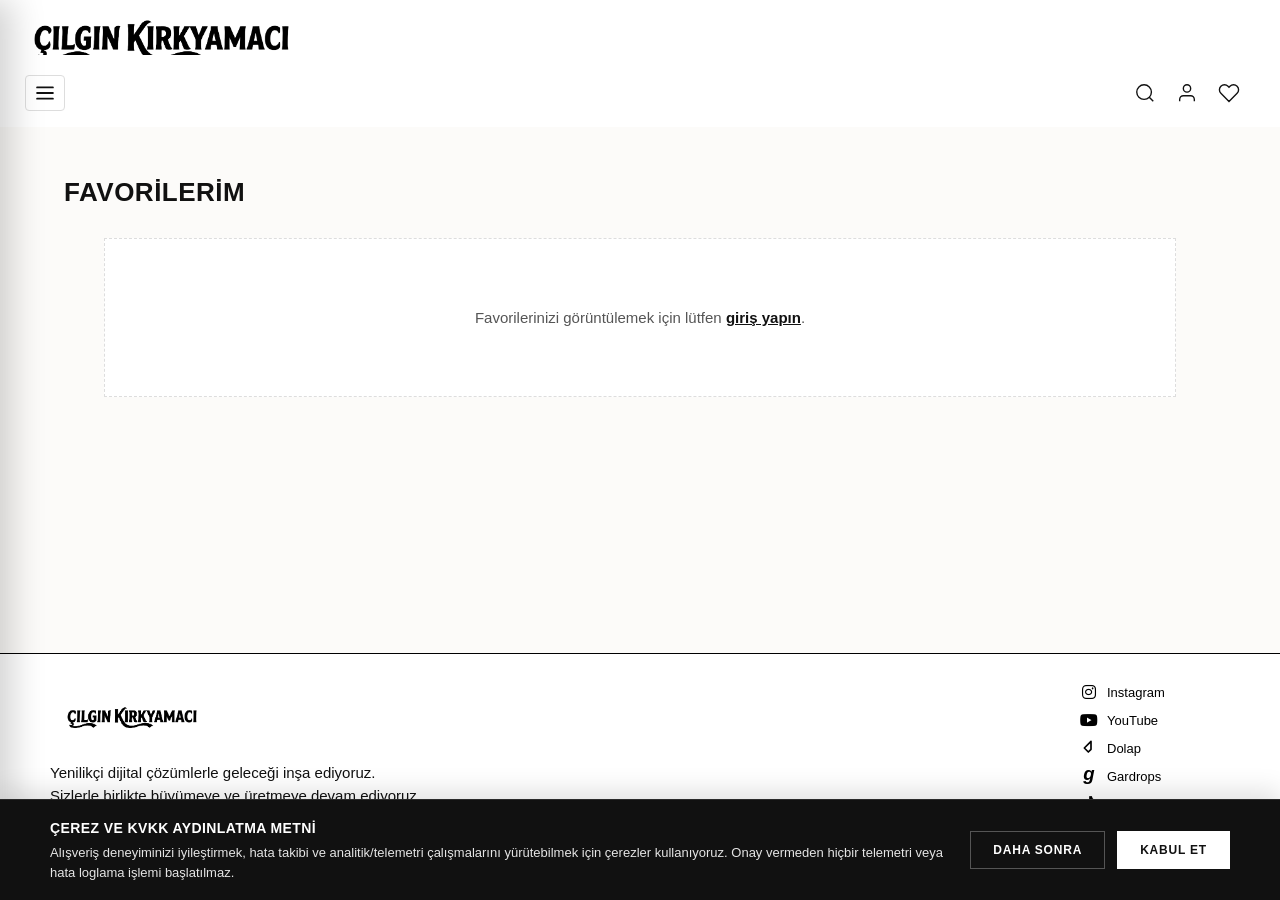
<file: favori.html>
<!DOCTYPE html>
<html lang="tr">
<head>
    <meta charset="UTF-8">
    <meta name="viewport" content="width=device-width, initial-scale=1.0">
    <title>Favorilerim - SKIMS Tasarım İncelemesi</title>
    <link href="https://fonts.googleapis.com/css2?family=Oswald:wght@700&display=swap" rel="stylesheet">
    <link rel="stylesheet" href="Css/style.css">
    <link rel="stylesheet" href="https://cdnjs.cloudflare.com/ajax/libs/font-awesome/6.4.0/css/all.min.css">

    <!-- Favori sayfası 6 sütunlu kolaj (grid), kart ve standart kalp butonu stilleri tek dosya içinde toplandı -->
    <style>
        .favorites-main-wrapper {
            flex-grow: 1;
            width: 100%;
            padding-bottom: 60px;
        }

        .favorites-page-title {
            width: 90%;
            max-width: 1400px;
            margin: 50px auto 10px auto;
            font-size: 26px;
            font-weight: 700;
            color: #111;
            text-transform: uppercase;
            letter-spacing: 0.5px;
        }

        /* 6 Sütunlu Otomatik Kolaj Izgarası */
        .grid-container {
            display: grid;
            grid-template-columns: repeat(6, minmax(0, 1fr));
            gap: 15px;
            width: 90%;
            max-width: 1400px;
            margin: 30px auto 40px auto;
        }

        .grid-container .card {
            display: flex;
            flex-direction: column;
            background: transparent;
            border-radius: 0;
            aspect-ratio: auto;
            min-width: 0;
        }

        .grid-container .image-box {
            width: 100%;
            aspect-ratio: 3 / 4;
            overflow: hidden;
            margin-bottom: 8px;
            background-color: #f2f2f2;
        }

        .grid-container .image-box img {
            width: 100%;
            height: 100%;
            object-fit: cover;
            display: block;
            transition: transform 0.3s ease;
        }

        .grid-container .card:hover .image-box img {
            transform: scale(1.04);
        }

        .grid-container .text-box {
            display: flex;
            flex-direction: column;
            gap: 4px;
            min-width: 0;
        }

        .grid-container .brand-row {
            display: flex;
            justify-content: space-between;
            align-items: center;
            min-height: 28px;
            gap: 6px;
        }

        .grid-container .brand-name {
            font-weight: bold;
            font-size: 13px;
            color: #000;
            white-space: nowrap;
            overflow: hidden;
            text-overflow: ellipsis;
        }

        .grid-container .product-title {
            font-size: 12px;
            color: #666;
            line-height: 1.3;
        }

        .grid-container .price {
            font-size: 13px;
            color: #333;
        }

        .grid-container .discount {
            color: #ff5e3a;
            margin-right: 5px;
            font-weight: bold;
        }

        /* Bölüm D ile birebir aynı, sabit boyutlu, animasyonsuz kalp butonu */
        .grid-container .heart-btn {
            background: none;
            border: none;
            font-family: 'Segoe UI Symbol', 'Apple Symbols', 'Helvetica Neue', Arial, sans-serif;
            font-size: 24px;
            width: 28px;
            height: 28px;
            line-height: 28px;
            flex-shrink: 0;
            color: #888888;
            cursor: pointer;
            padding: 0;
            margin: 0;
            display: inline-flex;
            align-items: center;
            justify-content: center;
            overflow: hidden;
            transition: color 0.2s ease;
        }

        .grid-container .heart-btn.liked {
            color: #ff3b30;
        }

        .empty-favorites-msg {
            grid-column: 1 / -1;
            text-align: center;
            padding: 70px 20px;
            font-size: 15px;
            color: #555;
            border: 1px dashed #ddd;
            background-color: #fff;
        }

        @media (max-width: 1024px) {
            .favorites-page-title {
                width: 100%;
                padding: 0 24px;
                margin: 36px auto 10px auto;
                font-size: 22px;
            }
            .grid-container {
                grid-template-columns: repeat(4, minmax(0, 1fr));
                width: 100%;
                padding: 0 24px;
            }
        }
        @media (max-width: 768px) {
            .favorites-main-wrapper {
                padding-bottom: 36px;
            }
            .favorites-page-title {
                padding: 0 16px;
                margin: 26px auto 8px auto;
                font-size: 20px;
            }
            .grid-container {
                grid-template-columns: repeat(2, minmax(0, 1fr));
                padding: 0 16px;
                gap: 12px;
                margin: 18px auto 28px auto;
            }
            .grid-container .heart-btn {
                width: 36px;
                height: 36px;
                line-height: 36px;
                font-size: 22px;
            }
            .empty-favorites-msg {
                padding: 44px 16px;
                font-size: 14px;
            }
        }
    </style>
</head>
<body>

    <!-- HEADER (LOGO VE MENÜ BÖLÜMÜ) -->
    <header class="header-top" id="header-logo-container"></header>
    <nav class="header-bottom" id="header-nav-container"></nav>

    <!-- Favorilenen ürünlerin 6'lı kolajlar halinde dinamik yerleşeceği ana bölüm -->
    <main class="favorites-main-wrapper">
        <h1 class="favorites-page-title">FAVORİLERİM</h1>
        <div class="grid-container" id="product-grid"></div>
        <div id="extra-collages-container"></div>
    </main>

    <!-- FOOTER BÖLÜMÜ -->
    <footer class="site-footer">
        <div class="footer-container">
            <div class="footer-left">
                <div class="logo-container" id="footer-logo-container"></div>
                <p class="footer-description" id="footer-text-container"></p>
            </div>
            <div class="footer-right">
                <ul class="social-links" id="social-links-container"></ul>
            </div>
        </div>
        <div class="footer-bottom">
            <p>&copy; <span id="current-year"></span> Tüm Hakları Saklıdır.</p>
        </div>
    </footer>

    <!-- .NET 10 Web API İstemcisi ve ortak header/JWT scripti -->
    <script src="Js/api.js"></script>
    <script src="Js/app.js"></script>

    <!-- Favori sayfası JS mantığı (tek dosya içinde: GET /api/favorites, DELETE /api/favorites/{id} + localStorage + 6'lı kolaj) -->
    <script>
        document.addEventListener("DOMContentLoaded", function () {
            const firstGridContainer = document.getElementById("product-grid");
            const extraCollagesContainer = document.getElementById("extra-collages-container");
            const KOLAJ_KAPASITESI = 6;

            if (!firstGridContainer) return;

            function cozumleDosyaYolu(yol) {
                if (window.SkimsApi && typeof SkimsApi.resolveMediaUrl === "function") {
                    return SkimsApi.resolveMediaUrl(yol);
                }
                if (!yol || yol === "#") return "#";
                return yol.startsWith("../") ? yol.replace(/^\.\.\//, "") : yol;
            }

            function formatFiyat(fiyat) {
                if (window.SkimsApi && typeof SkimsApi.formatPrice === "function") {
                    return SkimsApi.formatPrice(fiyat);
                }
                return String(fiyat ?? "");
            }

            function escapeHtml(val) {
                return String(val ?? "")
                    .replace(/&/g, "&amp;")
                    .replace(/</g, "&lt;")
                    .replace(/>/g, "&gt;")
                    .replace(/"/g, "&quot;");
            }

            function urunKartiHTMLOlustur(urun) {
                const productId = String(urun.productId ?? urun.id ?? "");
                const marka = urun.brand ?? urun.marka ?? "";
                const baslik = urun.title ?? urun.baslik ?? "";
                const fiyat = formatFiyat(urun.price ?? urun.fiyat ?? "");
                const indirim = urun.discountLabel ?? urun.indirim ?? "%0";
                const resimYolu = cozumleDosyaYolu(urun.imageUrl ?? urun.resim ?? "");
                const rawLink = String(urun.productLink ?? urun.link ?? "").trim();
                const urunLink = (rawLink && rawLink !== "#") ? cozumleDosyaYolu(rawLink) : "";
                const indirimHTML = (indirim && indirim !== "%0") ? `<span class="discount">${escapeHtml(indirim)}</span>` : "";
                const mtAttr = (window.SkimsMediaTransform && urun.mediaTransform)
                    ? SkimsMediaTransform.buildAttr(urun.mediaTransform)
                    : "";
                const imgTag = `<img src="${escapeHtml(resimYolu)}" alt="${escapeHtml(marka || 'Ürün')}"${mtAttr}>`;
                const mediaInner = urunLink
                    ? `<a href="${escapeHtml(urunLink)}" target="_blank" rel="noopener noreferrer" class="media-transform-frame">${imgTag}</a>`
                    : `<div class="media-transform-frame">${imgTag}</div>`;

                return `
                    <div class="card" data-product-id="${escapeHtml(productId)}">
                        <div class="image-box">${mediaInner}</div>
                        <div class="text-box">
                            <div class="brand-row">
                                <span class="brand-name">${escapeHtml(marka)}</span>
                                <button type="button" class="heart-btn liked" data-product-id="${escapeHtml(productId)}" aria-label="Favorilerden Çıkar" title="Favorilerden Çıkar">&#9829;</button>
                            </div>
                            ${baslik ? `<p class="product-title">${escapeHtml(baslik)}</p>` : ""}
                            ${(fiyat || indirimHTML) ? `<p class="price">${indirimHTML}<strong>${escapeHtml(fiyat)}</strong></p>` : ""}
                        </div>
                    </div>
                `;
            }

            function kolajlariCiz(favoriUrunler) {
                firstGridContainer.innerHTML = "";
                if (extraCollagesContainer) extraCollagesContainer.innerHTML = "";

                if (!favoriUrunler || favoriUrunler.length === 0) {
                    firstGridContainer.innerHTML = `<div class="empty-favorites-msg">Henüz favorilerinize eklediğiniz aktif bir ürün bulunmuyor. Ürünlerin yanındaki kalp ikonuna tıklayarak favorilerinize ekleyebilirsiniz.</div>`;
                    return;
                }

                // İlk 6 ürünü ana kolaja yerleştir
                firstGridContainer.innerHTML = favoriUrunler.slice(0, KOLAJ_KAPASITESI).map(urunKartiHTMLOlustur).join("");

                // 6 üründen fazlası varsa alt satıra yeni .grid-container kolajları oluştur
                if (favoriUrunler.length > KOLAJ_KAPASITESI && extraCollagesContainer) {
                    for (let i = KOLAJ_KAPASITESI; i < favoriUrunler.length; i += KOLAJ_KAPASITESI) {
                        const yeniKolajDiv = document.createElement("div");
                        yeniKolajDiv.className = "grid-container";
                        yeniKolajDiv.innerHTML = favoriUrunler.slice(i, i + KOLAJ_KAPASITESI).map(urunKartiHTMLOlustur).join("");
                        extraCollagesContainer.appendChild(yeniKolajDiv);
                    }
                }

                if (window.SkimsMediaTransform) {
                    SkimsMediaTransform.hydrateContainer(firstGridContainer);
                    if (extraCollagesContainer) SkimsMediaTransform.hydrateContainer(extraCollagesContainer);
                }

                document.querySelectorAll(".grid-container .heart-btn[data-product-id]").forEach(btn => {
                    btn.addEventListener("click", async function (e) {
                        e.preventDefault();
                        e.stopPropagation();
                        const pid = btn.getAttribute("data-product-id");
                        if (!pid) return;

                        if (window.SkimsApi && SkimsApi.isAuthenticated() && /^\d+$/.test(pid)) {
                            try {
                                await SkimsApi.removeFavorite(Number(pid));
                            } catch (err) {
                                console.warn("Favoriden çıkarma API hatası:", err);
                            }
                        }

                        // Yerel önbellekten (hem kullanıcı hem genel anahtardan) temizle
                        try {
                            const user = window.SkimsApi ? SkimsApi.getUser() : null;
                            const uid = (user && user.uid) ? user.uid : "default_user";
                            const userMap = JSON.parse(localStorage.getItem(`skims_favorites_${uid}`) || "{}");
                            const genelMap = JSON.parse(localStorage.getItem("skims_favorites_data") || "{}");
                            delete userMap[pid];
                            delete genelMap[pid];
                            localStorage.setItem(`skims_favorites_${uid}`, JSON.stringify(userMap));
                            localStorage.setItem("skims_favorites_data", JSON.stringify(genelMap));
                            if (typeof userFavoritesMap !== "undefined") {
                                delete userFavoritesMap[pid];
                            }
                        } catch (_) {}

                        favoriKolajlariniYukle();
                    });
                });
            }

            async function favoriKolajlariniYukle() {
                if (!window.SkimsApi || !SkimsApi.isAuthenticated()) {
                    firstGridContainer.innerHTML = `
                        <div class="empty-favorites-msg">
                            Favorilerinizi görüntülemek için lütfen <a href="giris_yap.html" style="color:#111; font-weight:700; text-decoration:underline;">giriş yapın</a>.
                        </div>`;
                    if (extraCollagesContainer) extraCollagesContainer.innerHTML = "";
                    return;
                }

                const user = SkimsApi.getUser();
                const uid = (user && user.uid) ? user.uid : "default_user";

                // Yerelde tutulan kolaj slot anahtarlarını topla (eski/statik/silinmiş tüm kayıtlar aşağıda MySQL ile elenir)
                const adaySlotAnahtarlari = [];
                try {
                    const genelVeri = JSON.parse(localStorage.getItem("skims_favorites_data") || "{}");
                    const yerelVeri = JSON.parse(localStorage.getItem(`skims_favorites_${uid}`) || "{}");
                    const tumAnahtarlar = new Set([...Object.keys(genelVeri || {}), ...Object.keys(yerelVeri || {})]);
                    tumAnahtarlar.forEach(k => {
                        if (!/^\d+$/.test(String(k))) {
                            adaySlotAnahtarlari.push(String(k));
                        }
                    });
                } catch (_) {}

                try {
                    // Hem veritabanı ürün favorilerini hem de kolaj slot favorilerini CANLI MySQL durumuyla çapraz doğrula
                    const [apiFavorites, validatedSlots] = await Promise.all([
                        SkimsApi.getFavorites(),
                        adaySlotAnahtarlari.length > 0
                            ? SkimsApi.validateFavoriteSlots(adaySlotAnahtarlari)
                            : Promise.resolve([])
                    ]);

                    const dogrulanmisHarita = {};

                    (Array.isArray(apiFavorites) ? apiFavorites : []).forEach(item => {
                        dogrulanmisHarita[String(item.productId)] = {
                            productId: String(item.productId),
                            marka: item.brand,
                            baslik: item.title,
                            fiyat: SkimsApi.formatPrice(item.price),
                            indirim: item.discountLabel || "%0",
                            resim: item.imageUrl,
                            link: item.productLink || "#",
                            mediaTransform: null,
                            addedAt: item.addedAt || new Date().toISOString()
                        };
                    });

                    (Array.isArray(validatedSlots) ? validatedSlots : []).forEach(item => {
                        dogrulanmisHarita[String(item.productId)] = {
                            productId: String(item.productId),
                            marka: item.brand || "",
                            baslik: item.title || "",
                            fiyat: item.price || "",
                            indirim: item.discountLabel || "%0",
                            resim: item.imageUrl,
                            link: item.productLink || "#",
                            mediaTransform: item.mediaTransform || null
                        };
                    });

                    // Yayından kalkmış, silinmiş veya eski demo/hayalet kayıtları localStorage'dan da kalıcı olarak temizle
                    localStorage.setItem("skims_favorites_data", JSON.stringify(dogrulanmisHarita));
                    localStorage.setItem(`skims_favorites_${uid}`, JSON.stringify(dogrulanmisHarita));
                    if (typeof userFavoritesMap !== "undefined") {
                        Object.keys(userFavoritesMap).forEach(k => { if (!dogrulanmisHarita[k]) delete userFavoritesMap[k]; });
                        Object.assign(userFavoritesMap, dogrulanmisHarita);
                    }

                    kolajlariCiz(Object.values(dogrulanmisHarita));
                } catch (err) {
                    console.error("Favoriler veritabanından doğrulanamadı:", err);
                    firstGridContainer.innerHTML = `<div class="empty-favorites-msg">Favorileriniz sunucudan doğrulanamadı (${escapeHtml(err.message || "Bağlantı hatası")}). Lütfen daha sonra tekrar deneyin.</div>`;
                    if (extraCollagesContainer) extraCollagesContainer.innerHTML = "";
                }
            }

            window.renderFavoriSayfasiKolajlari = favoriKolajlariniYukle;
            favoriKolajlariniYukle();
        });
    </script>
</body>
</html>
</file>
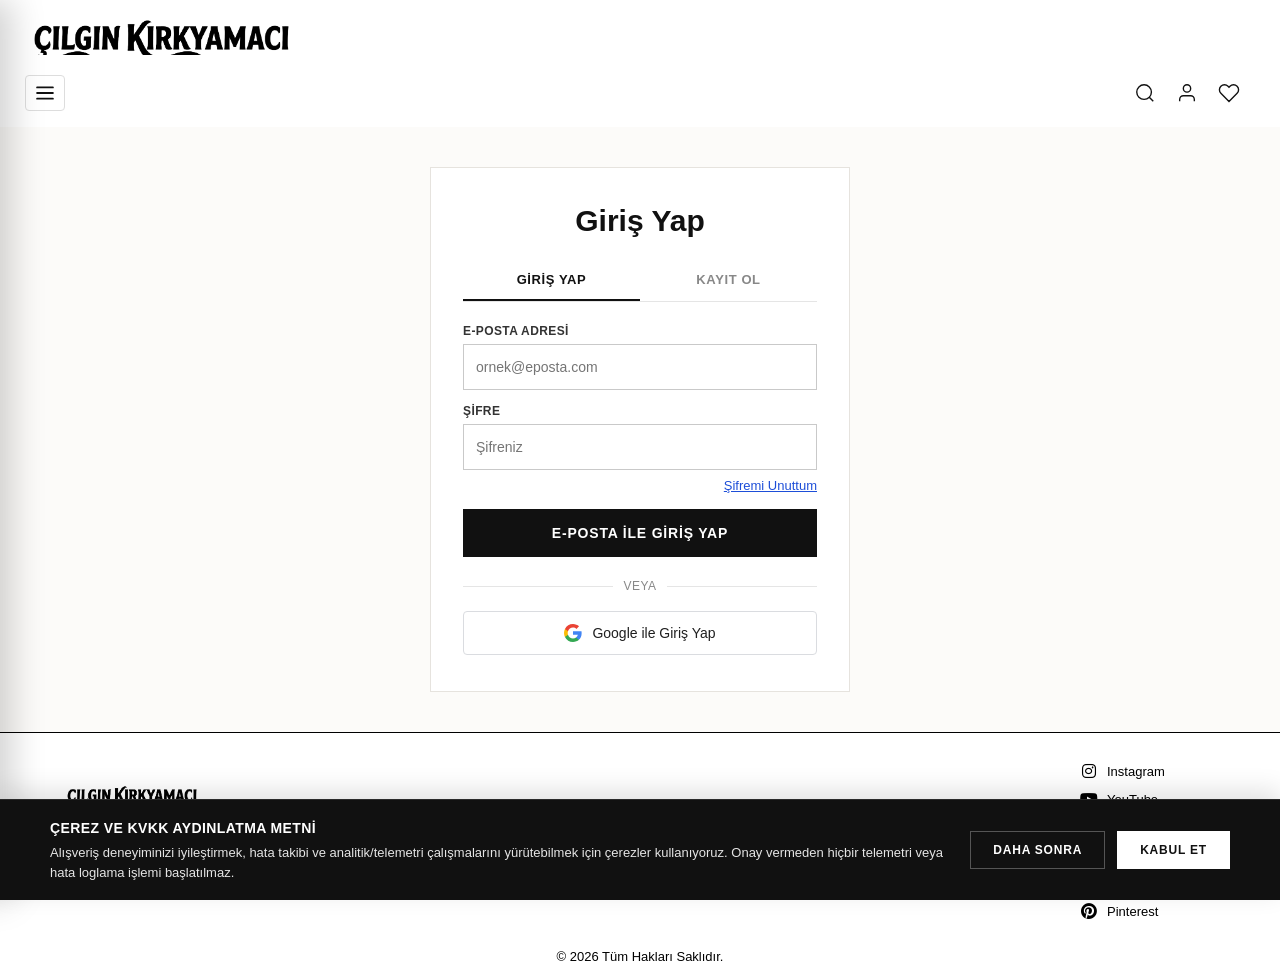
<file: giris_yap.html>
<!DOCTYPE html>
<html lang="tr">
<head>
<meta charset="UTF-8">
<meta name="viewport" content="width=device-width, initial-scale=1.0">
<title>Giriş Yap - SKIMS Tasarım İncelemesi</title>
<link href="https://fonts.googleapis.com/css2?family=Oswald:wght@700&display=swap" rel="stylesheet">
<link rel="stylesheet" href="Css/style.css">
<!-- FONT AWESOME -->
<link rel="stylesheet" href="https://cdnjs.cloudflare.com/ajax/libs/font-awesome/6.4.0/css/all.min.css">
<script src="https://accounts.google.com/gsi/client" async defer></script>

<!-- GARANTİ ÇÖZÜM: Önbellek sorununu aşmak ve tasarımı kilitlemek için stilleri buraya ekliyoruz -->
<style>
    .login-page-body {
        display: flex;
        flex-direction: column;
        min-height: 100vh;
        background-color: #fcfbf9;
        margin: 0;
    }

    .login-container {
        flex-grow: 1;
        display: flex;
        align-items: center;     /* Dikeyde tam merkeze alır */
        justify-content: center; /* Yatayda tam merkeze alır */
        width: 100%;
        min-height: 60vh;
        padding: 40px 20px;
    }

    .login-content-box {
        width: 100%;
        max-width: 420px;
        text-align: center;
        background: #ffffff;
        border: 1px solid #e6e3de;
        padding: 36px 32px;
        box-sizing: border-box;
    }

    .login-title {
        font-size: 30px;
        font-weight: 700;
        color: #111;
        margin-bottom: 22px;
        text-align: center;
    }

    .auth-tabs {
        display: grid;
        grid-template-columns: 1fr 1fr;
        border-bottom: 1px solid #e5e5e5;
        margin-bottom: 22px;
    }

    .auth-tab-btn {
        background: none;
        border: none;
        padding: 12px 0;
        font-size: 13px;
        font-weight: 600;
        letter-spacing: 0.6px;
        text-transform: uppercase;
        color: #888;
        cursor: pointer;
        border-bottom: 2px solid transparent;
        transition: color 0.2s, border-color 0.2s;
    }

    .auth-tab-btn.active {
        color: #111;
        border-bottom-color: #111;
    }

    .auth-form {
        display: flex;
        flex-direction: column;
        gap: 14px;
        text-align: left;
    }

    .auth-field label {
        display: block;
        font-size: 12px;
        font-weight: 600;
        text-transform: uppercase;
        letter-spacing: 0.4px;
        color: #333;
        margin-bottom: 6px;
    }

    .auth-field input {
        width: 100%;
        height: 46px;
        padding: 0 12px;
        border: 1px solid #c9c9c9;
        font-size: 14px;
        color: #111;
        background: #fff;
        box-sizing: border-box;
        outline: none;
        transition: border-color 0.2s;
    }

    .auth-field input:focus {
        border-color: #111;
    }

    .auth-submit-btn {
        width: 100%;
        height: 48px;
        margin-top: 6px;
        background-color: #111;
        color: #fff;
        border: 1px solid #111;
        font-size: 14px;
        font-weight: 600;
        letter-spacing: 0.8px;
        text-transform: uppercase;
        cursor: pointer;
        transition: background-color 0.2s;
    }

    .auth-submit-btn:hover {
        background-color: #333;
    }

    .auth-submit-btn:disabled {
        opacity: 0.6;
        cursor: not-allowed;
    }

    .auth-status-msg {
        display: none;
        padding: 10px 12px;
        font-size: 13px;
        margin-bottom: 14px;
        text-align: left;
    }

    .auth-status-msg.error {
        display: block;
        background: #fdecea;
        color: #8b1e16;
        border: 1px solid #f5c6cb;
    }

    .auth-status-msg.success {
        display: block;
        background: #edf7ed;
        color: #1e4620;
        border: 1px solid #c3e6cb;
    }

    .forgot-password-row {
        display: flex;
        justify-content: flex-end;
        margin-top: -6px;
        margin-bottom: -4px;
    }

    .forgot-password-link {
        background: none;
        border: none;
        padding: 0;
        font-size: 13px;
        font-weight: 500;
        color: #1d4ed8;
        text-decoration: underline;
        cursor: pointer;
    }

    .forgot-password-link:hover {
        color: #1e40af;
    }

    .auth-divider {
        display: flex;
        align-items: center;
        gap: 10px;
        margin: 8px 0 4px;
        color: #888;
        font-size: 12px;
        text-transform: uppercase;
        letter-spacing: 0.5px;
    }

    .auth-divider::before,
    .auth-divider::after {
        content: "";
        flex: 1;
        height: 1px;
        background: #e5e5e5;
    }

    .google-auth-slot {
        display: flex;
        justify-content: center;
        width: 100%;
        min-height: 44px;
    }

    .google-fallback-btn {
        width: 100%;
        height: 44px;
        display: inline-flex;
        align-items: center;
        justify-content: center;
        gap: 10px;
        background: #fff;
        color: #1f1f1f;
        border: 1px solid #dadce0;
        border-radius: 4px;
        font-size: 14px;
        font-weight: 500;
        cursor: pointer;
        transition: background-color 0.2s, border-color 0.2s;
    }

    .google-fallback-btn:hover {
        background: #f8f9fa;
        border-color: #c6c9cc;
    }

    .forgot-panel {
        display: none;
        flex-direction: column;
        gap: 14px;
        text-align: left;
    }

    .forgot-panel-desc {
        margin: 0;
        font-size: 13px;
        line-height: 1.5;
        color: #555;
    }

    .forgot-code-input {
        letter-spacing: 6px;
        font-size: 18px !important;
        font-weight: 700;
        text-align: center;
    }

    .forgot-secondary-actions {
        display: flex;
        justify-content: space-between;
        align-items: center;
        margin-top: 4px;
        gap: 10px;
    }

    .forgot-back-link {
        background: none;
        border: none;
        padding: 0;
        font-size: 13px;
        color: #555;
        text-decoration: underline;
        cursor: pointer;
    }

    .forgot-back-link:hover {
        color: #111;
    }

    @media (max-width: 768px) {
        .login-container {
            padding: 24px 14px 36px 14px;
            align-items: flex-start;
            min-height: auto;
        }

        .login-content-box {
            padding: 24px 18px;
            max-width: 100%;
        }

        .login-title {
            font-size: 24px;
            margin-bottom: 18px;
        }

        .auth-tab-btn {
            min-height: 44px;
            padding: 10px 4px;
        }

        .auth-field input {
            font-size: 16px;
            height: 46px;
        }

        .auth-submit-btn {
            height: 48px;
        }

        .forgot-password-link,
        .forgot-back-link {
            min-height: 40px;
            display: inline-flex;
            align-items: center;
        }

        .forgot-secondary-actions {
            flex-wrap: wrap;
        }

        .google-auth-slot {
            overflow: hidden;
        }
    }

    @media (max-width: 480px) {
        .login-container {
            padding: 18px 12px 28px 12px;
        }

        .login-content-box {
            padding: 22px 14px;
        }

        .login-title {
            font-size: 22px;
        }
    }
</style>
</head>
<body class="login-page-body">

<!-- HEADER (LOGO VE MENÜ BÖLÜMÜ) -->
<header class="header-top" id="header-logo-container"></header>
<nav class="header-bottom" id="header-nav-container"></nav>

<!-- GİRİŞ YAP / KAYIT OL (JWT AUTH) BÖLÜMÜ -->
<main class="login-container">
    <div class="login-content-box">
        <h1 class="login-title" id="auth-page-heading">Giriş Yap</h1>

        <div class="auth-tabs" id="auth-tabs-bar">
            <button type="button" class="auth-tab-btn active" id="tab-login-btn">Giriş Yap</button>
            <button type="button" class="auth-tab-btn" id="tab-register-btn">Kayıt Ol</button>
        </div>

        <div id="auth-status-msg" class="auth-status-msg"></div>

        <!-- E-posta & Şifre ile Giriş Formu -->
        <form id="jwt-login-form" class="auth-form">
            <div class="auth-field">
                <label for="login-email">E-posta Adresi</label>
                <input type="email" id="login-email" required placeholder="ornek@eposta.com" autocomplete="email">
            </div>
            <div class="auth-field">
                <label for="login-password">Şifre</label>
                <input type="password" id="login-password" required placeholder="Şifreniz" autocomplete="current-password">
            </div>
            <div class="forgot-password-row">
                <button type="button" id="forgot-password-trigger" class="forgot-password-link">Şifremi Unuttum</button>
            </div>
            <button type="submit" class="auth-submit-btn" id="login-submit-btn">E-posta ile Giriş Yap</button>
            <div class="auth-divider"><span>veya</span></div>
            <div id="google-login-btn-slot" class="google-auth-slot"></div>
        </form>

        <!-- Yeni Kullanıcı Kayıt Formu -->
        <form id="jwt-register-form" class="auth-form" style="display: none;">
            <div class="auth-field">
                <label for="register-fullname">Ad Soyad</label>
                <input type="text" id="register-fullname" required placeholder="Adınız Soyadınız" autocomplete="name">
            </div>
            <div class="auth-field">
                <label for="register-email">E-posta Adresi</label>
                <input type="email" id="register-email" required placeholder="ornek@eposta.com" autocomplete="email">
            </div>
            <div class="auth-field">
                <label for="register-password">Şifre (En az 6 karakter)</label>
                <input type="password" id="register-password" required minlength="6" placeholder="••••••••" autocomplete="new-password">
            </div>
            <button type="submit" class="auth-submit-btn" id="register-submit-btn">Hesap Oluştur</button>
            <div class="auth-divider"><span>veya</span></div>
            <div id="google-register-btn-slot" class="google-auth-slot"></div>
        </form>

        <!-- Şifremi Unuttum (6 Haneli E-posta Doğrulama Kodu) Paneli -->
        <div id="forgot-password-panel" class="forgot-panel">
            <form id="forgot-step1-form" class="auth-form">
                <p class="forgot-panel-desc">Kayıtlı e-posta adresinizi girin. Şifre sıfırlama için 6 haneli tek kullanımlık doğrulama kodu göndereceğiz.</p>
                <div class="auth-field">
                    <label for="forgot-email">E-posta Adresi</label>
                    <input type="email" id="forgot-email" required placeholder="ornek@eposta.com" autocomplete="email">
                </div>
                <button type="submit" class="auth-submit-btn" id="forgot-send-code-btn">Doğrulama Kodu Gönder</button>
                <div class="forgot-secondary-actions">
                    <button type="button" class="forgot-back-link" id="forgot-back-step1-btn">← Giriş Yap ekranına dön</button>
                </div>
            </form>

            <form id="forgot-step2-form" class="auth-form" style="display: none;">
                <p class="forgot-panel-desc"><strong id="forgot-target-email-label"></strong> adresine gönderilen 6 haneli doğrulama kodunu ve yeni şifrenizi girin.</p>
                <div class="auth-field">
                    <label for="forgot-code">6 Haneli Doğrulama Kodu</label>
                    <input type="text" id="forgot-code" class="forgot-code-input" required maxlength="6" minlength="6" inputmode="numeric" pattern="[0-9]{6}" placeholder="000000" autocomplete="one-time-code">
                </div>
                <div class="auth-field">
                    <label for="forgot-new-password">Yeni Şifre (En az 6 karakter)</label>
                    <input type="password" id="forgot-new-password" required minlength="6" placeholder="••••••••" autocomplete="new-password">
                </div>
                <div class="auth-field">
                    <label for="forgot-confirm-password">Yeni Şifre Tekrar</label>
                    <input type="password" id="forgot-confirm-password" required minlength="6" placeholder="••••••••" autocomplete="new-password">
                </div>
                <button type="submit" class="auth-submit-btn" id="forgot-reset-submit-btn">Şifreyi Güncelle</button>
                <div class="forgot-secondary-actions">
                    <button type="button" class="forgot-back-link" id="forgot-back-step2-btn">← Giriş Yap ekranına dön</button>
                    <button type="button" class="forgot-password-link" id="forgot-resend-code-btn">Kodu tekrar gönder</button>
                </div>
            </form>
        </div>
    </div>
</main>

<!-- FOOTER BÖLÜMÜ -->
<footer class="site-footer">
    <div class="footer-container">
        <div class="footer-left">
            <div class="logo-container" id="footer-logo-container"></div>
            <p class="footer-description" id="footer-text-container"></p>
        </div>
        <div class="footer-right">
            <ul class="social-links" id="social-links-container"></ul>
        </div>
    </div>
    <div class="footer-bottom">
        <p>&copy; <span id="current-year"></span> Tüm Hakları Saklıdır.</p>
    </div>
</footer>

<!-- SCRIPTLER -->
<script src="Js/api.js"></script>
<script src="Js/app.js"></script>
<script>
    document.addEventListener("DOMContentLoaded", () => {
        const authTabsBar = document.getElementById("auth-tabs-bar");
        const tabLoginBtn = document.getElementById("tab-login-btn");
        const tabRegisterBtn = document.getElementById("tab-register-btn");
        const loginForm = document.getElementById("jwt-login-form");
        const registerForm = document.getElementById("jwt-register-form");
        const forgotPanel = document.getElementById("forgot-password-panel");
        const forgotStep1Form = document.getElementById("forgot-step1-form");
        const forgotStep2Form = document.getElementById("forgot-step2-form");
        const forgotTriggerBtn = document.getElementById("forgot-password-trigger");
        const forgotBackStep1Btn = document.getElementById("forgot-back-step1-btn");
        const forgotBackStep2Btn = document.getElementById("forgot-back-step2-btn");
        const forgotResendBtn = document.getElementById("forgot-resend-code-btn");
        const forgotTargetEmailLabel = document.getElementById("forgot-target-email-label");
        const heading = document.getElementById("auth-page-heading");
        const statusMsg = document.getElementById("auth-status-msg");

        let activeForgotEmail = "";

        function showStatus(type, text) {
            statusMsg.className = `auth-status-msg ${type}`;
            statusMsg.textContent = text;
        }

        function clearStatus() {
            statusMsg.className = "auth-status-msg";
            statusMsg.textContent = "";
        }

        function showLoginTab(keepStatus = false) {
            authTabsBar.style.display = "grid";
            forgotPanel.style.display = "none";
            tabLoginBtn.classList.add("active");
            tabRegisterBtn.classList.remove("active");
            loginForm.style.display = "flex";
            registerForm.style.display = "none";
            heading.textContent = "Giriş Yap";
            if (!keepStatus) clearStatus();
        }

        function showRegisterTab() {
            authTabsBar.style.display = "grid";
            forgotPanel.style.display = "none";
            tabRegisterBtn.classList.add("active");
            tabLoginBtn.classList.remove("active");
            registerForm.style.display = "flex";
            loginForm.style.display = "none";
            heading.textContent = "Kayıt Ol";
            clearStatus();
        }

        function openForgotPasswordPanel() {
            authTabsBar.style.display = "none";
            loginForm.style.display = "none";
            registerForm.style.display = "none";
            forgotPanel.style.display = "flex";
            forgotStep1Form.style.display = "flex";
            forgotStep2Form.style.display = "none";
            heading.textContent = "Şifre Sıfırlama";
            clearStatus();

            const loginEmailVal = document.getElementById("login-email").value.trim();
            const forgotEmailInput = document.getElementById("forgot-email");
            if (loginEmailVal && !forgotEmailInput.value.trim()) {
                forgotEmailInput.value = loginEmailVal;
            }
            forgotEmailInput.focus();
        }

        tabLoginBtn.addEventListener("click", () => showLoginTab(false));
        tabRegisterBtn.addEventListener("click", () => showRegisterTab());
        forgotTriggerBtn.addEventListener("click", openForgotPasswordPanel);
        forgotBackStep1Btn.addEventListener("click", () => showLoginTab(false));
        forgotBackStep2Btn.addEventListener("click", () => showLoginTab(false));

        async function completeAuthSuccess(response) {
            showStatus("success", `Hoş geldiniz, ${response.user.fullName}! Yönlendiriliyorsunuz...`);
            if (typeof guncelleProfilMenusu === "function") guncelleProfilMenusu();
            setTimeout(() => {
                if (typeof oncekiSayfayaGeriDon === "function") {
                    oncekiSayfayaGeriDon();
                } else {
                    window.location.href = "index.html";
                }
            }, 400);
        }

        loginForm.addEventListener("submit", async (e) => {
            e.preventDefault();
            clearStatus();

            const executeLogin = async () => {
                const submitBtn = document.getElementById("login-submit-btn");
                const email = document.getElementById("login-email").value.trim();
                const password = document.getElementById("login-password").value;
                submitBtn.disabled = true;
                submitBtn.textContent = "Giriş yapılıyor...";

                try {
                    const res = await SkimsApi.login({ email, password });
                    await completeAuthSuccess(res);
                } catch (err) {
                    showStatus("error", err.message || "Giriş başarısız. E-posta ve şifrenizi kontrol edin.");
                } finally {
                    submitBtn.disabled = false;
                    submitBtn.textContent = "E-posta ile Giriş Yap";
                }
            };

            if (typeof hasKvkkConsent === "function" && !hasKvkkConsent() && typeof zorunluKvkkModalGoster === "function") {
                zorunluKvkkModalGoster(executeLogin);
                return;
            }
            await executeLogin();
        });

        registerForm.addEventListener("submit", async (e) => {
            e.preventDefault();
            clearStatus();

            const executeRegister = async () => {
                const submitBtn = document.getElementById("register-submit-btn");
                const fullName = document.getElementById("register-fullname").value.trim();
                const email = document.getElementById("register-email").value.trim();
                const password = document.getElementById("register-password").value;
                submitBtn.disabled = true;
                submitBtn.textContent = "Hesap oluşturuluyor...";

                try {
                    const res = await SkimsApi.register({ fullName, email, password });
                    await completeAuthSuccess(res);
                } catch (err) {
                    showStatus("error", err.message || "Kayıt işlemi başarısız oldu.");
                } finally {
                    submitBtn.disabled = false;
                    submitBtn.textContent = "Hesap Oluştur";
                }
            };

            if (typeof hasKvkkConsent === "function" && !hasKvkkConsent() && typeof zorunluKvkkModalGoster === "function") {
                zorunluKvkkModalGoster(executeRegister);
                return;
            }
            await executeRegister();
        });

        // Şifremi Unuttum — Adım 1: 6 Haneli Kod Gönderme
        forgotStep1Form.addEventListener("submit", async (e) => {
            e.preventDefault();
            clearStatus();

            const email = document.getElementById("forgot-email").value.trim();
            const sendBtn = document.getElementById("forgot-send-code-btn");
            sendBtn.disabled = true;
            sendBtn.textContent = "Kod gönderiliyor...";

            try {
                const res = await SkimsApi.forgotPassword(email);
                activeForgotEmail = email;
                forgotTargetEmailLabel.textContent = email;
                document.getElementById("forgot-code").value = "";
                document.getElementById("forgot-new-password").value = "";
                document.getElementById("forgot-confirm-password").value = "";
                forgotStep1Form.style.display = "none";
                forgotStep2Form.style.display = "flex";
                showStatus("success", (res && res.message) || "6 haneli doğrulama kodu e-posta adresinize gönderildi.");
                document.getElementById("forgot-code").focus();
            } catch (err) {
                showStatus("error", err.message || "Doğrulama kodu gönderilemedi.");
            } finally {
                sendBtn.disabled = false;
                sendBtn.textContent = "Doğrulama Kodu Gönder";
            }
        });

        // Şifremi Unuttum — Kodu Tekrar Gönder
        forgotResendBtn.addEventListener("click", async () => {
            if (!activeForgotEmail) return;
            clearStatus();
            forgotResendBtn.disabled = true;
            forgotResendBtn.textContent = "Gönderiliyor...";

            try {
                const res = await SkimsApi.forgotPassword(activeForgotEmail);
                showStatus("success", (res && res.message) || "Yeni 6 haneli doğrulama kodu gönderildi.");
            } catch (err) {
                showStatus("error", err.message || "Yeni doğrulama kodu gönderilemedi.");
            } finally {
                forgotResendBtn.disabled = false;
                forgotResendBtn.textContent = "Kodu tekrar gönder";
            }
        });

        // 6 haneli kod alanına yapıştırılan boşluk veya tireleri otomatik temizle
        const forgotCodeInput = document.getElementById("forgot-code");
        if (forgotCodeInput) {
            forgotCodeInput.addEventListener("input", () => {
                const digitsOnly = forgotCodeInput.value.replace(/\D/g, "").slice(0, 6);
                if (forgotCodeInput.value !== digitsOnly) {
                    forgotCodeInput.value = digitsOnly;
                }
            });
        }

        // Şifremi Unuttum — Adım 2 & 3: Kodu Doğrula ve Yeni Şifreyi Kaydet
        forgotStep2Form.addEventListener("submit", async (e) => {
            e.preventDefault();
            clearStatus();

            const code = document.getElementById("forgot-code").value.replace(/\D/g, "").trim();
            const newPassword = document.getElementById("forgot-new-password").value;
            const confirmNewPassword = document.getElementById("forgot-confirm-password").value;

            if (code.length !== 6) {
                showStatus("error", "Lütfen e-postanıza gelen 6 haneli sayısal doğrulama kodunu eksiksiz girin.");
                return;
            }

            if (newPassword.length < 6) {
                showStatus("error", "Yeni şifre en az 6 karakter olmalıdır.");
                return;
            }

            if (newPassword !== confirmNewPassword) {
                showStatus("error", "Girilen şifreler birbiriyle uyuşmuyor.");
                return;
            }

            const submitBtn = document.getElementById("forgot-reset-submit-btn");
            submitBtn.disabled = true;
            submitBtn.textContent = "Güncelleniyor...";

            try {
                const res = await SkimsApi.resetPassword({
                    email: activeForgotEmail,
                    code,
                    newPassword,
                    confirmNewPassword
                });
                document.getElementById("login-email").value = activeForgotEmail;
                document.getElementById("login-password").value = "";
                showLoginTab(true);
                showStatus("success", (res && res.message) || "Şifreniz başarıyla güncellendi. Yeni şifrenizle giriş yapabilirsiniz.");
            } catch (err) {
                showStatus("error", err.message || "Şifre sıfırlama işlemi başarısız oldu.");
            } finally {
                submitBtn.disabled = false;
                submitBtn.textContent = "Şifreyi Güncelle";
            }
        });

        // Google Identity Services (GIS) — Gerçek Google OAuth 2.0 Giriş / Kayıt
        const googleIconSvg = `
            <svg width="18" height="18" viewBox="0 0 18 18" aria-hidden="true">
                <path fill="#4285F4" d="M17.64 9.2c0-.64-.06-1.25-.16-1.84H9v3.48h4.84a4.14 4.14 0 0 1-1.8 2.72v2.26h2.92c1.7-1.57 2.68-3.88 2.68-6.62z"/>
                <path fill="#34A853" d="M9 18c2.43 0 4.47-.8 5.96-2.18l-2.92-2.26c-.8.54-1.84.86-3.04.86-2.34 0-4.32-1.58-5.03-3.7H.96v2.33A9 9 0 0 0 9 18z"/>
                <path fill="#FBBC05" d="M3.97 10.72A5.4 5.4 0 0 1 3.69 9c0-.6.1-1.17.28-1.72V4.95H.96A9 9 0 0 0 0 9c0 1.45.35 2.82.96 4.05l3.01-2.33z"/>
                <path fill="#EA4335" d="M9 3.58c1.32 0 2.5.45 3.44 1.35l2.58-2.58C13.46.89 11.43 0 9 0A9 9 0 0 0 .96 4.95l3.01 2.33C4.68 5.16 6.66 3.58 9 3.58z"/>
            </svg>`;

        function renderGoogleFallbackButtons(errorMessage) {
            const loginSlot = document.getElementById("google-login-btn-slot");
            const registerSlot = document.getElementById("google-register-btn-slot");
            const slots = [
                { el: loginSlot, label: "Google ile Giriş Yap" },
                { el: registerSlot, label: "Google ile Kayıt Ol" }
            ];
            slots.forEach(({ el, label }) => {
                if (!el) return;
                el.innerHTML = `<button type="button" class="google-fallback-btn">${googleIconSvg}<span>${label}</span></button>`;
                el.querySelector("button").addEventListener("click", () => {
                    showStatus("error", errorMessage);
                });
            });
        }

        async function handleGoogleCredential(response) {
            if (!response || !response.credential) {
                showStatus("error", "Google doğrulama bilgisi alınamadı.");
                return;
            }
            clearStatus();

            const executeGoogleAuth = async () => {
                try {
                    const res = await SkimsApi.googleAuth(response.credential);
                    await completeAuthSuccess(res);
                } catch (err) {
                    showStatus("error", err.message || "Google ile giriş başarısız oldu.");
                }
            };

            if (typeof hasKvkkConsent === "function" && !hasKvkkConsent() && typeof zorunluKvkkModalGoster === "function") {
                zorunluKvkkModalGoster(executeGoogleAuth);
                return;
            }
            await executeGoogleAuth();
        }

        async function initGoogleSignIn() {
            const loginSlot = document.getElementById("google-login-btn-slot");
            const registerSlot = document.getElementById("google-register-btn-slot");
            if (!loginSlot || !registerSlot) return;

            let cfg = null;
            try {
                cfg = await SkimsApi.getGoogleClientId();
            } catch {
                renderGoogleFallbackButtons("Google giriş yapılandırması sunucudan alınamadı.");
                return;
            }

            if (!cfg || !cfg.enabled || !cfg.clientId) {
                renderGoogleFallbackButtons("Google ile giriş henüz yapılandırılmamış. Lütfen appsettings.Local.json dosyasına Google:ClientId bilgisini ekleyin.");
                return;
            }

            const waitForGoogleGsi = () => new Promise((resolve) => {
                if (window.google && window.google.accounts && window.google.accounts.id) {
                    resolve(true);
                    return;
                }
                let attempts = 0;
                const timer = setInterval(() => {
                    attempts += 1;
                    if (window.google && window.google.accounts && window.google.accounts.id) {
                        clearInterval(timer);
                        resolve(true);
                    } else if (attempts >= 40) {
                        clearInterval(timer);
                        resolve(false);
                    }
                }, 150);
            });

            const gsiLoaded = await waitForGoogleGsi();
            if (!gsiLoaded) {
                renderGoogleFallbackButtons("Google giriş servisi yüklenemedi. İnternet bağlantınızı kontrol edip sayfayı yenileyin.");
                return;
            }

            window.google.accounts.id.initialize({
                client_id: cfg.clientId,
                callback: handleGoogleCredential
            });

            const availableWidth = loginSlot.clientWidth || loginSlot.parentElement?.clientWidth || 320;
            const buttonWidth = Math.min(354, Math.max(200, availableWidth));
            window.google.accounts.id.renderButton(loginSlot, {
                theme: "outline",
                size: "large",
                type: "standard",
                shape: "rectangular",
                text: "signin_with",
                locale: "tr",
                width: buttonWidth
            });

            window.google.accounts.id.renderButton(registerSlot, {
                theme: "outline",
                size: "large",
                type: "standard",
                shape: "rectangular",
                text: "signup_with",
                locale: "tr",
                width: buttonWidth
            });
        }

        initGoogleSignIn();
    });
</script>
</body>
</html>
</file>
<file: Css/style.css>
/* ==========================================================================
   SKIMS BİRLEŞTİRİLMİŞ ANA TASARIM CSS KODLARI
   (Ana Sayfa + Kategori Sayfaları + Mega Menü + Footer + 6 Tekil Kolaj Şablonu)
   ========================================================================== */

* { box-sizing: border-box; margin: 0; padding: 0; font-family: 'Helvetica Neue', Helvetica, Arial, sans-serif; }
body {
    background-color: #fcfbf9;
    color: #111;
    overflow-x: hidden;
    display: flex;
    flex-direction: column;
    min-height: 100vh;
}
a { text-decoration: none; color: inherit; }

/* ==========================================================================
   HEADER (LOGO VE MENÜ) — ORTAK TEMEL KURALLAR
   ========================================================================== */

.header-top {
    height: 55px; /* Blok yüksekliği sabit kalıyor, asla büyümez */
    overflow: hidden; /* Logo büyüdüğünde header sabit kalır, taşan kısım kesilir */
    display: flex;
    align-items: center;
    background-color: #fff;
    width: 100%;
}

.logo {
    height: 100%;
    display: flex;
    align-items: center;
    overflow: hidden;
}

.logo a {
    height: 100%;
    display: flex;
    align-items: center;
    overflow: hidden;
}

.logo img {
    height: 125px; /* Logonun boyutu (İstediğiniz gibi büyütebilirsiniz, örn: 55px veya 60px) */
    width: auto;
    object-fit: contain;
    display: block;
    transform-origin: center center;
    transform: translateY(9px) scale(var(--logo-scale, 1));
}

.header-bottom {
    display: flex;
    align-items: center;
    padding: 20px 40px 16px 25px;
    position: relative;
    background-color: #fff;
    width: 100%;
    transition: background-color 0.3s ease, border-color 0.3s ease;
}

.katalog-wrapper {
    margin-right: 25px;
}

.katalog-btn {
    background: none;
    border: 1px solid #ddd;
    border-radius: 4px;
    width: 40px;
    height: 36px;
    padding: 0;
    cursor: pointer;
    background-color: #fff;
    transition: background 0.3s ease;
    display: flex;
    align-items: center;
    justify-content: center;
}

.katalog-btn svg {
    display: block;
}

.main-horizontal-nav {
    display: flex;
    gap: 20px;
    overflow-x: auto;
    white-space: nowrap;
    -ms-overflow-style: none;
    scrollbar-width: none;
}

.main-horizontal-nav::-webkit-scrollbar { display: none; }

.main-horizontal-nav a {
    font-size: 14px;
    font-weight: 600;
    color: #111;
    letter-spacing: 0.5px;
    transition: color 0.3s ease;
}

.main-horizontal-nav a:hover {
    text-decoration: underline;
    text-underline-offset: 4px;
}

/* --- MEGA MENÜ (AÇILIR KATALOG) --- */
.mega-menu {
    position: absolute;
    top: 100%;
    left: 0;
    width: 100%;
    background-color: #fff;
    box-shadow: 0 10px 20px rgba(0,0,0,0.08);
    display: flex;
    border-top: 1px solid #eaeaea;
    opacity: 0;
    visibility: hidden;
    transition: all 0.2s ease-in-out;
    z-index: 2001;
}

.katalog-wrapper:hover .mega-menu,
.mega-menu:hover {
    opacity: 1;
    visibility: visible;
}

.mega-sidebar {
    width: 250px;
    flex-shrink: 0; /* Daralmasını engeller */
    border-right: 1px solid #eaeaea;
    display: flex;
    flex-direction: column;
    padding: 20px 0;
}

.mega-tab {
    background: none;
    border: none;
    text-align: left;
    padding: 15px 40px;
    font-size: 14px;
    font-weight: 700;
    cursor: pointer;
    color: #555;
    transition: color 0.2s;
    position: relative;
}

.mega-tab.active, .mega-tab:hover {
    color: #111;
}

.mega-tab.active::after {
    content: "▶";
    position: absolute;
    right: 20px;
    font-size: 10px;
}

.mega-content-area {
    flex-grow: 1;
    padding: 30px 50px;
    background-color: #fcfbf9;
}

.mega-content-panel {
    display: none;
    gap: 80px;
}

.mega-content-panel.active {
    display: flex;
}

.mega-column h4 {
    font-size: 14px;
    margin-bottom: 18px;
    font-weight: 700;
    letter-spacing: 0.5px;
    white-space: nowrap;
}

/* Linkleri 3'erli dikey gruplar halinde yan yana dizer */
.mega-links {
    display: grid;
    grid-template-rows: repeat(3, auto); /* Her sütunda en fazla 3 satır */
    grid-auto-flow: column;              /* 3'ü geçince otomatik yan sütuna atar */
    column-gap: 40px;                    /* Yan yana sütunlar arası boşluk */
    row-gap: 12px;                       /* Alt alta linkler arası boşluk */
}

.mega-column a {
    display: block;
    font-size: 14px;
    color: #666;
    margin-bottom: 0; /* Boşluğu artık row-gap yönetiyor */
    white-space: nowrap;
    transition: color 0.2s;
}

.mega-column a:hover {
    color: #111;
    text-decoration: underline;
    text-underline-offset: 2px;
}

/* ==========================================================================
   AKILLI HEADER SCROLL FARKI: ANA SAYFA (.page-home) vs KATEGORİ (.page-category)
   ========================================================================== */

/* --- 1) ANA SAYFA (.page-home): Logo ve Menü Tek Kapsayıcıda Piksel Bazlı Hareket Eder --- */
.smart-header-wrapper {
    position: sticky;
    top: 0;
    width: 100%;
    z-index: 3000;
    /* Opasite ve Yükseklik değişimi pürüzsüz yapıldı */
    transition: transform 0.5s ease-in-out, opacity 0.5s ease-in-out, background-color 0.3s ease;
    background-color: #fff;
    opacity: 1;
}

/* Eski menü sabitliği iptal */
.smart-header-wrapper .header-bottom {
    position: relative !important;
    top: auto !important;
}

/* --- 2) KATEGORİ / ALT SAYFALAR (.page-category): Sadece Logo Kaybolur, Menü Sabit Kalır --- */
/* // Antigravity ekledi/değiştirdi: Header-top gizlenme animasyonunda sayfa boyutu değişiminden kaynaklanan ekran titremesini (scroll feedback loop) önlemek için GPU katmanı ve sabit yükseklik optimizasyonu yapıldı */
body.page-category .header-top {
    overflow: hidden; /* Logo büyüdüğünde header yüksekliği sabit kalır, taşan kısım kesilir */
    align-items: center;
    background-color: #fff;
    height: 63px; /* Blok yüksekliği sabit kalıyor, asla büyümez */
    width: 100%;
    display: flex;
    justify-content: flex-start;
    will-change: transform, opacity;
    backface-visibility: hidden;
    transform: translateZ(0);
    transition: transform 0.35s ease-in-out, opacity 0.35s ease-in-out, background-color 0.3s ease;
}

body.page-category .header-top.hide-logo {
    transform: translate3d(0, -100%, 0);
    opacity: 0;
    pointer-events: none;
}

body.page-category .logo img {
    transform-origin: center center;
    transform: translateY(5px) scale(var(--logo-scale, 1));
}

body.page-category .header-bottom {
    background-color: #fff;
    border-bottom: 1px solid #eaeaea;
    position: sticky;
    top: 0;
    z-index: 2000;
    height: 60px;
    width: 100%;
    display: flex;
    align-items: center;
    padding: 0px 40px 0px 25px;
    transition: background-color 0.3s ease, border-color 0.3s ease;
}

body.page-category .mega-menu {
    width: 100vw;
}

/* ==========================================================================
   VİDEO BÖLÜMÜ - DARK MODE STİLLERİ (HEM ANA SAYFA HEM KATEGORİ SAYFALARI)
   ========================================================================== */
/* Ana Panelleri Siyah Yap */
.smart-header-wrapper.dark-mode,
.smart-header-wrapper.dark-mode .header-top,
.smart-header-wrapper.dark-mode .header-bottom,
.header-top.dark-mode,
.header-bottom.dark-mode {
    background-color: #1e1e1e !important;
    border-color: #333 !important;
}

/* Ana Yatay Menü Yazılarını Beyaz Yap */
.smart-header-wrapper.dark-mode .main-horizontal-nav a,
.header-bottom.dark-mode .main-horizontal-nav a {
    color: #fff !important;
}

/* Katalog Butonu ve İkonu (Çizgiler Beyaz) */
.smart-header-wrapper.dark-mode .katalog-btn,
.header-bottom.dark-mode .katalog-btn {
    background-color: #333 !important;
    border-color: #444 !important;
}
.smart-header-wrapper.dark-mode .katalog-btn svg path,
.header-bottom.dark-mode .katalog-btn svg path {
    stroke: #fff !important;
}

/* LOGO: Dark mode uyumu. Filtreyi iyileştiriyoruz, bozulma varsa iptal edilebilir */
.smart-header-wrapper.dark-mode .logo img,
.header-top.dark-mode .logo img {
    filter: brightness(0) invert(1) contrast(1.2); /* Daha temiz beyaz */
}

/* ===== AÇILAN MEGA MENÜ (KATALOG İÇİ) DARK MODE STİLLERİ ===== */
.smart-header-wrapper.dark-mode .mega-menu,
.header-bottom.dark-mode .mega-menu {
    background-color: #1e1e1e !important;
    border-top: 1px solid #333 !important;
}

.smart-header-wrapper.dark-mode .mega-sidebar,
.header-bottom.dark-mode .mega-sidebar {
    border-right: 1px solid #333 !important;
}

.smart-header-wrapper.dark-mode .mega-content-area,
.header-bottom.dark-mode .mega-content-area {
    background-color: #141414 !important;
}

/* Sol Sekmeler (Tablar) */
.smart-header-wrapper.dark-mode .mega-tab,
.header-bottom.dark-mode .mega-tab {
    color: #aaa !important;
}
.smart-header-wrapper.dark-mode .mega-tab.active,
.smart-header-wrapper.dark-mode .mega-tab:hover,
.header-bottom.dark-mode .mega-tab.active,
.header-bottom.dark-mode .mega-tab:hover {
    color: #fff !important;
}

/* Sağ Sütun Linkleri ve Başlıkları */
.smart-header-wrapper.dark-mode .mega-column h4,
.header-bottom.dark-mode .mega-column h4 {
    color: #fff !important;
}
.smart-header-wrapper.dark-mode .mega-column a,
.header-bottom.dark-mode .mega-column a {
    color: #999 !important;
}
.smart-header-wrapper.dark-mode .mega-column a:hover,
.header-bottom.dark-mode .mega-column a:hover {
    color: #fff !important;
    text-decoration-color: #fff;
}

/* ==========================================================================
   HEADER İKONLARI (ARAMA, PROFİL, FAVORİ) VE PROFİL DROPDOWN
   ========================================================================== */
.header-actions {
    display: flex;
    align-items: center;
    gap: 20px;
    margin-left: auto; /* İkon bloğunu tamamen sağa yaslar */
}

.action-btn {
    background: none;
    border: none;
    cursor: pointer;
    color: #111;
    display: flex;
    align-items: center;
    justify-content: center;
    transition: color 0.3s ease, transform 0.2s ease;
}

.action-btn:hover {
    color: #888;
    transform: scale(1.05);
}

.profile-wrapper {
    position: relative;
    display: flex;
    align-items: center;
    height: 100%;
}

.profile-dropdown {
    position: absolute;
    top: 100%;
    left: 50%;
    transform: translateX(-50%);
    background-color: #fff;
    border: 1px solid #eaeaea;
    box-shadow: 0 5px 15px rgba(0,0,0,0.05);
    min-width: 150px;
    display: flex;
    flex-direction: column;
    opacity: 0;
    visibility: hidden;
    transition: all 0.2s ease-in-out;
    z-index: 3000;
    padding: 8px 0;
    margin-top: 15px; /* İkon ile menü arası mesafe */
}

/* Mouse boşluğa geldiğinde menünün kapanmasını engelleyen görünmez köprü */
.profile-wrapper::after {
    content: "";
    position: absolute;
    top: 100%;
    left: -20px;
    right: -20px;
    height: 15px;
}

/* Üzerine gelindiğinde menüyü göster */
.profile-wrapper:hover .profile-dropdown {
    opacity: 1;
    visibility: visible;
    margin-top: 10px;
}

.dropdown-item {
    padding: 12px 20px;
    font-size: 14px;
    color: #111;
    text-decoration: none;
    text-align: left;
    transition: background 0.2s, color 0.2s;
}

.dropdown-item:hover {
    background-color: #fcfbf9;
    color: #666;
}

/* Video Bölümündeki Siyah Temaya (Dark Mode) İkon ve Profil Dropdown Uyumu */
.smart-header-wrapper.dark-mode .action-btn,
.header-bottom.dark-mode .action-btn { color: #fff; }
.smart-header-wrapper.dark-mode .action-btn:hover,
.header-bottom.dark-mode .action-btn:hover { color: #aaa; }

.smart-header-wrapper.dark-mode .profile-dropdown,
.header-bottom.dark-mode .profile-dropdown {
    background-color: #1e1e1e;
    border-color: #333;
}
.smart-header-wrapper.dark-mode .dropdown-item,
.header-bottom.dark-mode .dropdown-item { color: #ccc; }
.smart-header-wrapper.dark-mode .dropdown-item:hover,
.header-bottom.dark-mode .dropdown-item:hover {
    background-color: #141414;
    color: #fff;
}

/* ==========================================================================
   ARAMA (SEARCH) OVERLAY CSS KODLARI
   ========================================================================== */
.search-overlay {
    position: fixed;
    top: -120%; /* Ekranın üst kısmında gizli başlar */
    left: 0;
    width: 100%;
    height: 75vh; /* SAYFANIN %75'İNİ KAPLAR */
    background-color: #ffffff;
    z-index: 4000;
    padding: 60px 40px;
    transition: top 0.5s cubic-bezier(0.25, 1, 0.5, 1);
    overflow-y: auto;
    box-shadow: 0 15px 30px rgba(0,0,0,0.15); /* Sayfadan kopuk durmaması için alt gölge */
    border-bottom: 1px solid #eaeaea;
}

.search-overlay.active {
    top: 0; /* Tıklanınca aşağı kayarak iner */
}

.search-top-bar {
    display: flex;
    justify-content: center;
    align-items: center;
    position: relative;
    max-width: 800px;
    margin: 0 auto 60px auto;
}

.search-input-wrapper {
    position: relative;
    width: 100%;
    max-width: 600px;
}

#search-input {
    width: 100%;
    padding: 15px 40px 15px 15px; /* Sadece tek bir ikon için alan bırakıldı */
    font-size: 16px;
    border: 1px solid #111;
    outline: none;
    background: transparent;
}

/* Büyüteç artık buton değil, sadece bir ikon */
.search-submit-icon {
    position: absolute;
    top: 50%;
    right: 15px;
    transform: translateY(-50%);
    font-size: 18px;
    color: #111;
    pointer-events: none; /* Üzerine tıklanmasını tamamen engeller, arkasındaki inputa tıklanır */
}

/* Menüyü Kapatma (Çarpı) Butonu */
.search-close-btn {
    position: absolute;
    right: 0;
    background: none;
    border: none;
    font-size: 20px;
    cursor: pointer;
    color: #111;
    transition: transform 0.2s ease;
}

.search-close-btn:hover {
    transform: scale(1.2);
}

.search-content {
    max-width: 600px;
    margin: 0 auto;
    text-align: left;
}

.search-heading {
    font-size: 13px;
    font-weight: 700;
    color: #111;
    margin-bottom: 25px;
    letter-spacing: 0.5px;
}

.search-results-list {
    list-style: none;
}

.search-results-list li {
    padding: 10px 0;
    font-size: 15px;
    color: #111;
    cursor: pointer;
    transition: color 0.2s ease, padding-left 0.2s ease;
}

.search-results-list li:hover {
    color: #777;
    padding-left: 5px;
}

/* ==========================================================================
   DİNAMİK SAYFA KÖKÜ VE KOŞULLU TIKLANABİLİRLİK
   ========================================================================== */
#dynamic-page-root {
    width: 100%;
    flex-grow: 1;
    padding: 0;
    margin: 0;
    display: flex;
    flex-direction: column;
}

#dynamic-page-sections-host {
    width: 100%;
    flex-grow: 1;
    display: flex;
    flex-direction: column;
}

/* Koşullu Tıklanabilirlik: URL varsa pointer, URL yoksa kesinlikle default imleç */
.media-clickable {
    display: block;
    width: 100%;
    height: 100%;
    cursor: pointer !important;
}
.media-clickable img,
.media-clickable video {
    cursor: pointer !important;
}
.media-static,
.media-static img,
.media-static video,
.card.card-no-link,
.product-card.card-no-link {
    cursor: default !important;
}

/* ==========================================================================
   KOLAJ 1 — ANA SAYFA VİDEO SLIDER (video-hero)
   ========================================================================== */
.carousel-container { position: relative; width: 100%; height: 85vh; overflow: hidden; background-color: #111; } /* video buyuklugu */
.carousel-slide { display: flex; transition: transform 0.6s cubic-bezier(0.25, 1, 0.5, 1); height: 100%; width: 100%; }
.slide { min-width: 100%; position: relative; height: 100%; }
.slide video, .slide img { width: 100%; height: 100%; object-fit: cover; display: block; }

.slide::after {
    content: "";
    position: absolute;
    top: 0; left: 0; width: 100%; height: 100%;
    background: rgba(51, 48, 10, 0.25);
    pointer-events: none;
}

.slide-content {
    position: absolute;
    bottom: 50px;
    left: 40px;
    text-align: left;
    color: #fff;
    z-index: 20;
    max-width: 600px;
}

.slide-content h2 {
    font-size: 32px;
    margin-bottom: 10px;
    text-transform: uppercase;
    letter-spacing: 1px;
    font-weight: bold;
    color: #fff;
}

.slide-content p {
    font-size: 16px;
    margin-bottom: 20px;
    font-weight: 400;
    color: #fff;
}

.shop-btn {
    display: inline-block;
    color: #fff;
    font-weight: bold;
    text-decoration: underline;
    text-underline-offset: 4px;
    text-transform: capitalize;
    font-size: 14px;
    cursor: pointer;
}
.shop-btn:hover { color: #ccc; }

.carousel-indicators {
    position: absolute;
    bottom: 30px;
    left: 50%;
    transform: translateX(-50%);
    display: flex;
    gap: 12px;
    z-index: 20;
}

.indicator {
    width: 6px;
    height: 6px;
    background-color: rgba(255, 255, 255, 0.4);
    border-radius: 50%;
    cursor: pointer;
    position: relative;
    overflow: hidden;
    transition: all 0.3s ease;
}

.indicator.active {
    width: 40px;
    border-radius: 4px;
    background-color: rgba(255, 255, 255, 0.2);
}

.indicator .progress {
    position: absolute;
    top: 0; left: 0; height: 100%;
    background-color: #fff;
    width: 0%;
}

/* Video Başlat / Durdur Butonu */
.play-pause-btn {
    position: absolute;
    bottom: 13px;
    right: 40px;
    z-index: 30;
    background: transparent;
    border: none;
    width: 40px;
    height: 40px;
    cursor: pointer;
    display: flex;
    align-items: center;
    justify-content: center;
    transition: transform 0.3s ease;
}

.play-pause-btn:hover {
    transform: scale(1.15);
}

.play-pause-btn svg {
    width: 28px;
    height: 28px;
    fill: white;
    filter: drop-shadow(0px 2px 4px rgba(0, 0, 0, 0.4));
}

/* ==========================================================================
   KOLAJ 2 — BÖLÜM A: ASİMETRİK İKİLİ FOTOĞRAF (bolum-a)
   ========================================================================== */
.showcase-header { text-align: center; margin-top: 80px; margin-bottom: 60px; }
.showcase-title { font-size: 24px; font-weight: 700; color: #111; letter-spacing: -0.5px; margin-bottom: 10px; }
.showcase-subtitle { font-size: 15px; color: #555; }
.showcase-gallery { display: flex; justify-content: space-between; align-items: flex-start; width: 100%; max-width: 1100px; margin: 0 auto 100px auto; gap: 110px; }
.showcase-left { width: 50%; position: relative; aspect-ratio: 3 / 4; overflow: hidden; background-color: #f4f4f4; }
.showcase-right { width: 50%; position: relative; margin-top: 150px; aspect-ratio: 3 / 4; overflow: hidden; background-color: #f4f4f4; }
.showcase-left a, .showcase-right a { display: block; width: 100%; height: 100%; position: relative; }
.showcase-left img, .showcase-right img { width: 100%; height: 100%; display: block; object-fit: cover; }

/* ==========================================================================
   KOLAJ 3 — BÖLÜM B: 4'LÜ GRUPLU KAYDIRMALI SLIDER (bolum-b)
   ========================================================================== */
.main-content { padding: 40px 40px; width: 100%; max-width: 1400px; margin: 0 auto; overflow: hidden; }
.static-main-header { margin-bottom: 25px; }
.trend-title { font-size: 24px; font-weight: 700; color: #111; letter-spacing: -0.5px; text-transform: uppercase; }
.slider-viewport { position: relative; overflow: hidden; width: 100%; }
.trend-sliding-content { display: flex; gap: 40px; margin-bottom: 40px; width: 100%; }
.trend-sliding-content.clone { position: absolute; top: 0; left: 0; margin-bottom: 0; }
.banner-content-col { flex: 1.3; }
.grid-content-col { flex: 1.7; display: flex; flex-direction: column; }
.grid-header { margin-bottom: 25px; }
.grid-title { font-size: 20px; font-weight: 700; color: #111; letter-spacing: -0.5px; margin-bottom: 8px; }
.grid-subtitle { font-size: 15px; color: #777; }
.banner-image-wrapper { position: relative; overflow: hidden; width: 100%; aspect-ratio: 4 / 3.8; background-color: #eee; }
.product-image-wrapper { position: relative; overflow: hidden; margin-bottom: 12px; aspect-ratio: 3 / 4; background-color: #eee; }
.banner-image-wrapper img, .product-image-wrapper img { position: absolute; top: 0; left: 0; width: 100%; height: 100%; display: block; object-fit: cover; transition: transform 0.4s ease; }
.banner-content-col:hover .banner-image-wrapper img:not(.has-media-transform), .main-content .product-card:hover .product-image-wrapper img:not(.has-media-transform) { transform: scale(1.05); }

/* Tahribatsız (Non-Destructive) Medya Kadraj/Döndürme/Simetri Katmanı */
.media-transform-frame {
    position: relative;
    width: 100%;
    height: 100%;
    overflow: hidden;
    display: block;
}
.has-media-transform {
    position: absolute !important;
    top: 50% !important;
    left: 50% !important;
    max-width: none !important;
    max-height: none !important;
    object-fit: fill !important;
    transform-origin: center center !important;
    transition: none !important;
}
.trend-grid { display: grid; grid-template-columns: repeat(3, 1fr); gap: 20px; margin-top: auto; }
.main-content .product-card { display: flex; flex-direction: column; position: relative; }
.product-info-empty { min-height: 45px; width: 100%; }

/* Bölüm B Sayfalama Butonları */
.pagination { display: flex; align-items: center; justify-content: center; gap: 25px; margin-top: -15px; margin-bottom: 70px; }
.pagination button { background: transparent; border: none; padding: 5px; cursor: pointer; color: #111; transition: transform 0.2s ease, color 0.2s ease; display: flex; align-items: center; justify-content: center; }
.pagination button svg { width: 22px; height: 22px; stroke-width: 2.5; }
.pagination button:hover { transform: scale(1.2); color: #000; }
.pagination button:disabled { color: #d1d1d1; cursor: not-allowed; transform: none; }
.page-count { font-size: 17px; font-weight: 600; color: #111; min-width: 50px; text-align: center; letter-spacing: 1px; }

/* ==========================================================================
   KOLAJ 4 — BÖLÜM C: 6 SÜTUNLU OTOMATİK IZGARA (bolum-c)
   ========================================================================== */
/* // Antigravity ekledi/değiştirdi: Bölüm C 6 sütunlu otomatik ızgarada (grid-container, image-box ve a/img etiketlerinde) alt-piksel kaymaları ve ekran titremesini (layout shift / jitter) engellemek için minmax(0, 1fr), block hizalama ve GPU katman sabitlemesi eklendi */
.section-c-content {
    width: 100%;
    overflow: hidden;
    backface-visibility: hidden;
    transform: translateZ(0);
}
.grid-container { display: grid; grid-template-columns: repeat(6, minmax(0, 1fr)); gap: 15px; width: 100%; max-width: 1400px; padding: 0 40px; margin: 30px auto 50px auto; align-items: start; }
.section-c-content .card { display: flex; flex-direction: column; min-width: 0; backface-visibility: hidden; transform: translateZ(0); }
.image-box { position: relative; width: 100%; aspect-ratio: 3 / 4; overflow: hidden; margin-bottom: 8px; background-color: #f4f4f4; }
.image-box a { display: block; width: 100%; height: 100%; }
.image-box img { display: block; width: 100%; height: 100%; object-fit: cover; backface-visibility: hidden; transform: translateZ(0); }
.text-box { display: flex; flex-direction: column; gap: 4px; min-width: 0; }
.brand-row { display: flex; justify-content: space-between; align-items: center; min-height: 28px; gap: 6px; margin-bottom: 4px; }
.brand-name { font-weight: bold; font-size: 13px; color: #000; white-space: nowrap; overflow: hidden; text-overflow: ellipsis; }
.product-title { font-size: 12px; color: #666; line-height: 1.3; }
.section-c-content .price { font-size: 13px; color: #333; }

/* ==========================================================================
   KOLAJ 5 — BÖLÜM D: YATAY ÜRÜN SLIDER (bolum-d)
   ========================================================================== */
.slider-section {
    width: 100%;
    margin: 80px 0 50px 0;
    position: relative;
}

.slider-title {
    font-size: 26px;
    font-weight: 700;
    color: #111;
    margin: 0 0 10px 50px;
    text-transform: uppercase;
    letter-spacing: 0.5px;
}

.product-slider-container {
    position: relative;
    width: 100%;
    margin: 30px 0;
    padding: 0 50px;
}

.product-track {
    display: flex;
    gap: 16px;
    padding: 0;
    overflow-x: auto;
    scroll-behavior: smooth;
    scroll-snap-type: x mandatory;
    scroll-padding: 0;
    -ms-overflow-style: none;
    scrollbar-width: none;
}

.product-track::-webkit-scrollbar {
    display: none;
}

.slider-section .product-card {
    flex: 0 0 calc((100% - 80px) / 6);
    min-width: 160px;
    display: flex;
    flex-direction: column;
    scroll-snap-align: start;
}

.img-wrapper {
    position: relative;
    width: 100%;
    aspect-ratio: 3 / 4;
    overflow: hidden;
    margin-bottom: 12px;
    background-color: #f4f4f4;
}

.img-wrapper img {
    width: 100%;
    height: 100%;
    object-fit: cover;
    display: block;
}

.brand {
    font-size: 0.85rem;
    font-weight: 700;
    color: #333;
    margin-bottom: 0;
    white-space: nowrap;
    overflow: hidden;
    text-overflow: ellipsis;
}

.title {
    font-size: 0.8rem;
    color: #666;
    margin-bottom: 8px;
    white-space: nowrap;
    overflow: hidden;
    text-overflow: ellipsis;
}

.price-row {
    font-size: 1.05rem;
    font-weight: bold;
}

.discount {
    color: #ff5e3a;
    margin-right: 6px;
}

.price {
    color: #111;
}

.nav-btn {
    position: absolute;
    transform: translateY(-50%);
    background: rgba(45, 45, 45, 0.7);
    backdrop-filter: blur(4px);
    -webkit-backdrop-filter: blur(4px);
    border: 1px solid rgba(255, 255, 255, 0.1);
    color: white;
    width: 38px;
    height: 38px;
    border-radius: 8px;
    cursor: pointer;
    z-index: 10;
    display: flex;
    align-items: center;
    justify-content: center;
    font-size: 1.1rem;
    font-weight: 300;
    opacity: 0;
    transition: all 0.3s ease;
}

.product-slider-container:hover .nav-btn {
    opacity: 1;
}

.nav-btn:hover {
    background: rgba(15, 15, 15, 0.9);
    transform: translateY(-50%) scale(1.05);
}

.slider-section .prev-btn { left: 65px; }
.slider-section .next-btn { right: 65px; }

@media (max-width: 992px) { .slider-section .product-card { flex: 0 0 calc(25% - 12px); } }
@media (max-width: 768px) { .slider-section .product-card { flex: 0 0 calc(33.333% - 12px); } }
@media (max-width: 480px) { .slider-section .product-card { flex: 0 0 calc(50% - 12px); } }

/* ==========================================================================
   STANDART KALP (FAVORİ) BUTONU — ANİMASYONSUZ VE LAYOUT KAYMASIZ
   ========================================================================== */
.heart-btn {
    background: none;
    border: none;
    font-family: 'Segoe UI Symbol', 'Apple Symbols', 'Helvetica Neue', Arial, sans-serif;
    font-size: 24px;
    width: 28px;
    height: 28px;
    line-height: 28px;
    flex-shrink: 0;
    color: #888888;
    cursor: pointer;
    padding: 0;
    margin: 0;
    display: inline-flex;
    align-items: center;
    justify-content: center;
    overflow: hidden;
    transition: color 0.2s ease;
}

.heart-btn.liked {
    color: #ff3b30;
}

/* Bölüm B fotoğraflarının sağ üst köşesindeki standart kalp butonu (biraz daha büyük, animasyonsuz) */
.bolum-b-heart-btn {
    position: absolute;
    top: 12px;
    right: 12px;
    z-index: 5;
    font-size: 32px;
    width: 36px;
    height: 36px;
    line-height: 36px;
}

/* ==========================================================================
   KOLAJ 6 — BÖLÜM VİDEO: KATEGORİLİ VİDEO CAROUSEL (video)
   ========================================================================== */
.carousel-section { width: 100%; padding: 60px 40px; background-color: #1e1e1e; color: white; margin-bottom: 0 !important; }
#dynamic-page-sections-host > .carousel-section:last-child { margin-top: auto; }
.carousel-header-container { margin-bottom: 25px; }
.carousel-header { display: flex; justify-content: space-between; align-items: flex-end; margin-bottom: 15px; }
.carousel-header h2 { font-size: 22px; font-weight: 700; color: white; }
.see-more { color: #888; text-decoration: none; font-size: 14px; transition: color 0.3s; }
.see-more:hover { color: white; }
.category-tabs { display: flex; gap: 10px; align-items: center; }
.category-tab { color: #888; font-size: 14px; font-weight: 600; cursor: pointer; padding: 6px 16px; border-radius: 20px; transition: all 0.3s ease; }
.category-tab:hover { color: #ccc; }
.category-tab.active { background-color: white; color: black; }
.carousel-wrapper { width: 100%; overflow: hidden; margin-bottom: 30px; }
.carousel-track { display: flex; gap: 20px; transition: transform 0.5s ease-in-out; }
.carousel-section .card { flex: 0 0 calc(25% - 15px); position: relative; border-radius: 16px; overflow: hidden; aspect-ratio: 9 / 16; background-color: #333; cursor: pointer; }
.carousel-section .card video { width: 100%; height: 100%; object-fit: cover; display: block; }
.carousel-section .card::after { content: ''; position: absolute; bottom: 0; left: 0; width: 100%; height: 70%; background: linear-gradient(to top, rgba(0, 0, 0, 1) 0%, rgba(20, 20, 20, 0.85) 45%, transparent 100%); pointer-events: none; z-index: 5; }
.carousel-section .badge { position: absolute; top: 15px; left: 15px; background: rgba(0, 0, 0, 0.4); backdrop-filter: blur(4px); padding: 6px 12px; border-radius: 20px; font-size: 11px; font-weight: 600; z-index: 10; color: white; }
.carousel-section .play-icon-overlay { position: absolute; top: 15px; right: 15px; width: 32px; height: 32px; background: rgba(0, 0, 0, 0.4); backdrop-filter: blur(4px); border-radius: 50%; display: flex; justify-content: center; align-items: center; color: white; font-size: 12px; z-index: 10; transition: opacity 0.3s ease; }
.carousel-section .card.is-playing .play-icon-overlay { opacity: 0; }
.carousel-section .card-info { position: absolute; bottom: 20px; left: 20px; width: calc(100% - 40px); z-index: 10; color: white; }
.carousel-section .card-info h3 { font-size: 18px; font-weight: 700; margin-bottom: 5px; white-space: nowrap; overflow: hidden; text-overflow: ellipsis; color: white; }
.carousel-section .card-info p { font-size: 13px; color: #e0e0e0; margin: 0; }
.carousel-controls { display: flex; justify-content: center; align-items: center; gap: 30px; margin-top: 0; margin-bottom: 0; }
.carousel-controls button { background: none; border: none; color: #888; font-size: 16px; cursor: pointer; padding: 10px; transition: color 0.3s; display: block; }
.carousel-controls button:hover:not(:disabled) { color: white; transform: none; }
.carousel-controls button:disabled { opacity: 0.3; cursor: not-allowed; }
.carousel-controls [data-vc-page] { font-size: 15px; font-weight: 600; color: white; letter-spacing: 2px; }

@media (max-width: 900px) { .carousel-section .card { flex: 0 0 calc(33.333% - 13.33px); } }
@media (max-width: 600px) { .carousel-section .card { flex: 0 0 calc(50% - 10px); } .carousel-section { padding: 20px; } }
@media (max-width: 450px) { .carousel-section .card { flex: 0 0 100%; } }

/* ==========================================================================
   BÖLÜM ALT: FOOTER STİLLERİ
   ========================================================================== */
.site-footer {
    background-color: #ffffff;
    color: #111;
    padding: 30px 50px 15px 50px;
    margin-top: 0;
    border-top: 1px solid #000000;
}

.footer-container {
    width: 100%;
    display: flex;
    justify-content: space-between;
    align-items: flex-start;
    flex-wrap: wrap;
    gap: 20px;
}

.footer-left {
    max-width: 450px;
}

.logo-container {
    margin-bottom: 15px;
}

.footer-logo {
    max-width: 160px;
    height: auto;
    display: block;
}

.footer-description {
    font-size: 15px;
    line-height: 1.5;
    color: #111;
    font-weight: 400;
}

.footer-right {
    min-width: 150px;
}

.social-links {
    list-style: none;
    display: flex;
    flex-direction: column;
    gap: 12px;
}

.social-links li a {
    display: flex;
    align-items: center;
    gap: 9px;
    text-decoration: none;
    color: #000;
    font-size: 13px;
    font-weight: 500;
    transition: transform 0.2s ease, opacity 0.2s ease;
}

/* FontAwesome İkonları İçin */
.social-links li a i {
    font-size: 16px;
    width: 18px;
    text-align: center;
}

/* KOD İLE ÇİZİLMİŞ SVG İKONLAR İÇİN DÜZELTME (Dolap, Gardrops Vb.) */
.custom-svg-icon {
    width: 16px !important;
    height: 16px !important;
    margin: 0 1px;
    display: flex;
    align-items: center;
    justify-content: center;
}

/* Eğer SVG içinde çok fazla boşluk varsa onu da kesiyoruz */
.custom-svg-icon svg {
    max-width: 100%;
    max-height: 100%;
}

.social-links li a:hover {
    transform: translateX(5px);
    opacity: 0.7;
}

.footer-bottom {
    width: 100%;
    margin: 30px auto 0 auto;
    text-align: center;
    font-size: 13px;
    color: #000;
    font-weight: 400;
}

/* Mobil Uyum */
@media (max-width: 768px) {
    .site-footer {
        padding: 30px 20px 15px 20px;
    }

    .footer-container {
        flex-direction: column;
        align-items: center;
        text-align: center;
    }

    .footer-left {
        display: flex;
        flex-direction: column;
        align-items: center;
    }

    .social-links li a {
        justify-content: center;
    }

    .social-links li a:hover {
        transform: scale(1.05);
    }
}

/* ==========================================================================
   KVKK / GDPR ÇEREZ ONAY BANDI VE ZORUNLU MODAL STİLLERİ
   ========================================================================== */
/* // Antigravity ekledi/değiştirdi: KVKK / GDPR alt çerez onay bandı (banner) ve zorunlu modal penceresi stilleri eklendi */
.kvkk-banner {
    position: fixed;
    bottom: 0;
    left: 0;
    width: 100%;
    background-color: #111111;
    color: #fcfbf9;
    padding: 18px 50px;
    display: flex;
    align-items: center;
    justify-content: space-between;
    gap: 24px;
    z-index: 9998;
    border-top: 1px solid #2a2a2a;
    box-shadow: 0 -8px 24px rgba(0, 0, 0, 0.12);
    transition: transform 0.35s ease, opacity 0.35s ease;
}

/* // Antigravity ekledi/değiştirdi: KVKK banner gizleme sınıfı */
.kvkk-banner.hidden {
    transform: translateY(100%);
    opacity: 0;
    pointer-events: none;
}

/* // Antigravity ekledi/değiştirdi: KVKK metin ve başlık alanı stilleri */
.kvkk-banner-text {
    font-size: 13px;
    line-height: 1.5;
    color: #e5e5e5;
    max-width: 900px;
}

.kvkk-banner-text strong {
    color: #ffffff;
    font-weight: 700;
    letter-spacing: 0.4px;
    display: block;
    margin-bottom: 4px;
    font-size: 14px;
}

/* // Antigravity ekledi/değiştirdi: KVKK aksiyon butonları kapsayıcısı ve buton stilleri */
.kvkk-banner-actions {
    display: flex;
    align-items: center;
    gap: 12px;
    flex-shrink: 0;
}

.kvkk-btn {
    padding: 11px 22px;
    font-size: 12px;
    font-weight: 700;
    letter-spacing: 0.8px;
    text-transform: uppercase;
    cursor: pointer;
    border: 1px solid #ffffff;
    transition: background-color 0.2s ease, color 0.2s ease, opacity 0.2s ease;
}

.kvkk-btn-accept {
    background-color: #ffffff;
    color: #111111;
}

.kvkk-btn-accept:hover {
    background-color: #e6e6e6;
}

.kvkk-btn-reject {
    background-color: transparent;
    color: #ffffff;
    border-color: #555555;
}

.kvkk-btn-reject:hover {
    border-color: #ffffff;
}

/* // Antigravity ekledi/değiştirdi: Giriş Yap ve Favorilere Ekle işlemleri için zorunlu KVKK Modal görünümü stilleri */
.kvkk-modal-backdrop {
    position: fixed;
    top: 0;
    left: 0;
    width: 100%;
    height: 100%;
    background-color: rgba(17, 17, 17, 0.72);
    backdrop-filter: blur(3px);
    z-index: 9999;
    display: none;
    align-items: center;
    justify-content: center;
    padding: 20px;
}

.kvkk-modal-backdrop.active {
    display: flex;
}

.kvkk-modal-box {
    background-color: #fcfbf9;
    color: #111111;
    border: 1px solid #111111;
    max-width: 480px;
    width: 100%;
    padding: 36px 32px;
    text-align: center;
    box-shadow: 0 20px 50px rgba(0, 0, 0, 0.25);
}

.kvkk-modal-title {
    font-size: 18px;
    font-weight: 700;
    letter-spacing: 0.5px;
    text-transform: uppercase;
    margin-bottom: 14px;
    color: #111111;
}

.kvkk-modal-message {
    font-size: 14px;
    line-height: 1.6;
    color: #333333;
    margin-bottom: 26px;
}

.kvkk-modal-actions {
    display: flex;
    gap: 12px;
    justify-content: center;
}

.kvkk-modal-actions .kvkk-btn-accept {
    background-color: #111111;
    color: #ffffff;
    border-color: #111111;
    flex: 1;
}

.kvkk-modal-actions .kvkk-btn-accept:hover {
    background-color: #333333;
}

.kvkk-modal-actions .kvkk-btn-close {
    background-color: transparent;
    color: #111111;
    border: 1px solid #cccccc;
    padding: 11px 18px;
    font-size: 12px;
    font-weight: 600;
    text-transform: uppercase;
    cursor: pointer;
}

.kvkk-modal-actions .kvkk-btn-close:hover {
    border-color: #111111;
}

@media (max-width: 768px) {
    .kvkk-banner {
        flex-direction: column;
        align-items: flex-start;
        padding: 16px 20px;
    }
    .kvkk-banner-actions {
        width: 100%;
        justify-content: flex-end;
    }
}

/* ==========================================================================
   V2 RESPONSIVE & MOBİL UYUMLULUK ALTYAPISI (MASAÜSTÜ > 1024px DEĞİŞMEZ)
   ========================================================================== */

html {
    max-width: 100%;
    overflow-x: hidden;
}

/* Mobil orta logo masaüstünde gizlidir */
.mobile-header-logo {
    display: none;
}

/* --- MOBİL HAMBURGER MENÜ ÇEKMECESİ (3 SEVİYELİ DİNAMİK AKORDEON) --- */
.mobile-menu-backdrop {
    position: fixed;
    inset: 0;
    background: rgba(17, 17, 17, 0.55);
    backdrop-filter: blur(2px);
    -webkit-backdrop-filter: blur(2px);
    z-index: 5000;
    opacity: 0;
    visibility: hidden;
    transition: opacity 0.25s ease, visibility 0.25s ease;
}
.mobile-menu-backdrop.is-open {
    opacity: 1;
    visibility: visible;
}

.mobile-menu-drawer {
    position: fixed;
    top: 0;
    left: 0;
    width: min(86vw, 360px);
    height: 100vh;
    height: 100dvh;
    background: #ffffff;
    color: #111111;
    z-index: 5001;
    display: flex;
    flex-direction: column;
    transform: translateX(-100%);
    transition: transform 0.28s cubic-bezier(0.22, 1, 0.36, 1);
    box-shadow: 12px 0 32px rgba(0, 0, 0, 0.18);
}
.mobile-menu-drawer.is-open {
    transform: translateX(0);
}
body.mobile-drawer-open {
    overflow: hidden;
}

.mobile-drawer-header {
    display: flex;
    align-items: center;
    justify-content: space-between;
    padding: 12px 16px;
    border-bottom: 1px solid #eaeaea;
    min-height: 58px;
    flex-shrink: 0;
}
.mobile-drawer-title {
    font-size: 14px;
    font-weight: 700;
    letter-spacing: 1.2px;
    text-transform: uppercase;
    color: #111;
}
.mobile-drawer-close-btn {
    width: 44px;
    height: 44px;
    border: none;
    background: transparent;
    color: #111;
    font-size: 20px;
    display: inline-flex;
    align-items: center;
    justify-content: center;
    cursor: pointer;
    border-radius: 6px;
}

.mobile-drawer-body {
    flex: 1;
    overflow-y: auto;
    -webkit-overflow-scrolling: touch;
    padding: 8px 0 20px 0;
}

.mobile-drawer-home-link {
    display: flex;
    align-items: center;
    justify-content: space-between;
    padding: 14px 18px;
    min-height: 48px;
    font-size: 13.5px;
    font-weight: 700;
    letter-spacing: 0.6px;
    color: #111;
    border-bottom: 1px solid #f0eee9;
}
.mobile-drawer-home-link i {
    font-size: 11px;
    color: #777;
}

.mobile-acc-l1 {
    border-bottom: 1px solid #f0eee9;
}
.mobile-acc-l1-btn {
    width: 100%;
    min-height: 48px;
    padding: 13px 18px;
    background: none;
    border: none;
    display: flex;
    align-items: center;
    justify-content: space-between;
    text-align: left;
    font-size: 14px;
    font-weight: 700;
    letter-spacing: 0.5px;
    color: #111;
    cursor: pointer;
}
.mobile-acc-l1-btn i,
.mobile-acc-l2-btn i {
    font-size: 12px;
    color: #666;
    transition: transform 0.22s ease;
    flex-shrink: 0;
    margin-left: 10px;
}
.mobile-acc-l1.is-open > .mobile-acc-l1-btn i,
.mobile-acc-l2.is-open > .mobile-acc-l2-btn i {
    transform: rotate(180deg);
}

.mobile-acc-l1-body {
    display: none;
    background: #faf9f6;
    padding: 4px 0 8px 0;
}
.mobile-acc-l1.is-open > .mobile-acc-l1-body {
    display: block;
}

.mobile-acc-l2-btn {
    width: 100%;
    min-height: 44px;
    padding: 10px 18px 10px 28px;
    background: none;
    border: none;
    display: flex;
    align-items: center;
    justify-content: space-between;
    text-align: left;
    font-size: 13px;
    font-weight: 700;
    letter-spacing: 0.4px;
    color: #333;
    cursor: pointer;
}

.mobile-acc-l2-body {
    display: none;
    flex-direction: column;
    padding-bottom: 6px;
}
.mobile-acc-l2.is-open > .mobile-acc-l2-body {
    display: flex;
}

.mobile-acc-link {
    display: flex;
    align-items: center;
    min-height: 42px;
    padding: 9px 18px 9px 40px;
    font-size: 13.5px;
    color: #555;
    transition: background-color 0.15s ease, color 0.15s ease;
}
.mobile-acc-link:active,
.mobile-acc-link:hover {
    background: #efede8;
    color: #111;
}

.mobile-drawer-footer {
    border-top: 1px solid #eaeaea;
    padding: 12px 16px calc(14px + env(safe-area-inset-bottom, 0px)) 16px;
    background: #fcfbf9;
    display: flex;
    flex-direction: column;
    gap: 8px;
    flex-shrink: 0;
}
.mobile-drawer-account-btn {
    width: 100%;
    min-height: 44px;
    padding: 10px 14px;
    border: 1px solid #e0ddd7;
    background: #ffffff;
    color: #111;
    border-radius: 6px;
    display: flex;
    align-items: center;
    gap: 10px;
    font-size: 13.5px;
    font-weight: 600;
    cursor: pointer;
    text-align: left;
}
.mobile-drawer-login-cta {
    background: #111;
    color: #fff;
    border-color: #111;
    justify-content: center;
}
.mobile-drawer-logout {
    color: #b91c1c;
    border-color: #f3d4d4;
}

/* ==========================================================================
   TABLET KIRILIMI (<= 1024px)
   ========================================================================== */
@media (max-width: 1024px) {
    /* Tablet & mobilde hover mega menü yerine dokunmatik hamburger çekmecesi kullanılır */
    .katalog-wrapper:hover .mega-menu,
    .mega-menu:hover,
    .mega-menu {
        display: none !important;
        opacity: 0 !important;
        visibility: hidden !important;
        pointer-events: none !important;
    }

    .header-bottom,
    body.page-category .header-bottom {
        padding-left: 20px;
        padding-right: 20px;
    }

    .katalog-btn {
        min-width: 42px;
        min-height: 42px;
    }

    .action-btn {
        min-width: 40px;
        min-height: 40px;
    }

    /* Dokunmatik profil dropdown (hover yerine .is-open ile açılır ve sağdan taşmaz) */
    .profile-wrapper:hover .profile-dropdown {
        opacity: 0;
        visibility: hidden;
    }
    .profile-wrapper.is-open .profile-dropdown {
        opacity: 1 !important;
        visibility: visible !important;
        margin-top: 8px;
    }
    .profile-dropdown {
        left: auto;
        right: 0;
        transform: none;
        min-width: 190px;
    }
    .dropdown-item {
        min-height: 42px;
        display: flex;
        align-items: center;
    }

    /* Bölüm Ana Sayfa Video */
    .carousel-container {
        height: 70vh;
        min-height: 460px;
    }

    /* Bölüm A */
    .showcase-gallery {
        padding: 0 24px;
        gap: 44px;
        margin-bottom: 70px;
    }
    .showcase-right {
        margin-top: 80px;
    }

    /* Bölüm B */
    .main-content {
        padding: 32px 24px;
    }
    .trend-sliding-content {
        gap: 24px;
    }
    .trend-grid {
        gap: 14px;
    }

    /* Bölüm C */
    .grid-container {
        grid-template-columns: repeat(3, minmax(0, 1fr));
        padding: 0 24px;
        gap: 14px;
    }
    .section-c-content > div:first-child:not(.grid-container) {
        padding-left: 24px !important;
        padding-right: 24px !important;
    }

    /* Bölüm D */
    .slider-section {
        margin: 56px 0 40px 0;
    }
    .slider-title {
        margin: 0 0 10px 24px;
        font-size: 22px;
    }
    .product-slider-container {
        padding: 0 24px;
        margin: 20px 0;
    }
    .slider-section .product-card {
        flex: 0 0 calc(25% - 12px);
        min-width: 0;
    }
    .slider-section .prev-btn { left: 30px; }
    .slider-section .next-btn { right: 30px; }

    /* Bölüm Video Carousel */
    .carousel-section {
        padding: 44px 24px;
    }
    .carousel-section .card {
        flex: 0 0 calc(33.333% - 13.33px);
    }
}

/* ==========================================================================
   MOBİL KIRILIMI (<= 768px)
   ========================================================================== */
@media (max-width: 768px) {
    /* Tek satır temiz mobil header: Sol Hamburger | Orta Logo | Sağ İkonlar */
    .header-top,
    body.page-category .header-top {
        display: none !important;
    }

    .header-bottom,
    body.page-category .header-bottom {
        height: 60px;
        padding: 0 12px !important;
        display: flex;
        align-items: center;
        justify-content: space-between;
        position: sticky;
        top: 0;
        border-bottom: 1px solid #eaeaea;
    }

    .smart-header-wrapper {
        transform: translateY(0px) !important;
    }

    .katalog-wrapper {
        margin-right: 0;
        z-index: 2;
    }

    .main-horizontal-nav {
        display: none !important;
    }

    .mobile-header-logo {
        display: flex;
        align-items: center;
        justify-content: center;
        position: absolute;
        left: 50%;
        top: 0;
        transform: translateX(-50%);
        height: 100%;
        max-width: 145px;
        overflow: hidden;
        z-index: 1;
    }
    .mobile-header-logo a {
        height: 100%;
        display: flex;
        align-items: center;
        justify-content: center;
    }
    .mobile-header-logo img {
        height: 82px;
        width: auto;
        object-fit: contain;
        display: block;
        transform-origin: center center;
        transform: translateY(4px) scale(var(--logo-scale, 1));
    }

    /* Dark-mode'da mobil orta logo uyumu */
    .smart-header-wrapper.dark-mode .mobile-header-logo img,
    .header-bottom.dark-mode .mobile-header-logo img {
        filter: brightness(0) invert(1) contrast(1.2);
    }

    .header-actions {
        gap: 2px;
        margin-left: 0;
        z-index: 2;
    }
    .action-btn {
        min-width: 40px;
        min-height: 40px;
        padding: 0;
    }
    .action-btn svg {
        width: 20px;
        height: 20px;
    }

    /* Arama Overlay Mobil */
    .search-overlay {
        height: 100vh;
        height: 100dvh;
        padding: 20px 16px;
    }
    .search-top-bar {
        margin: 0 auto 28px auto;
        gap: 10px;
        justify-content: space-between;
    }
    .search-input-wrapper {
        flex: 1;
        max-width: none;
    }
    #search-input {
        font-size: 16px;
        padding: 12px 38px 12px 12px;
        min-height: 44px;
    }
    .search-close-btn {
        position: static;
        min-width: 44px;
        min-height: 44px;
        display: inline-flex;
        align-items: center;
        justify-content: center;
    }
    .search-results-list li {
        min-height: 42px;
        display: flex;
        align-items: center;
    }

    /* KOLAJ 1 — Bölüm Ana Sayfa Video */
    .carousel-container {
        height: 62vh;
        min-height: 390px;
        max-height: 620px;
    }
    .slide-content {
        left: 16px;
        right: 64px;
        bottom: 52px;
        max-width: none;
    }
    .slide-content h2 {
        font-size: 22px;
        line-height: 1.2;
        margin-bottom: 6px;
    }
    .slide-content p {
        font-size: 13.5px;
        line-height: 1.4;
        margin-bottom: 10px;
    }
    .shop-btn {
        font-size: 13.5px;
        min-height: 40px;
        display: inline-flex;
        align-items: center;
    }
    .carousel-indicators {
        bottom: 18px;
        gap: 8px;
    }
    .indicator {
        width: 8px;
        height: 8px;
    }
    .indicator.active {
        width: 32px;
    }
    .play-pause-btn {
        right: 12px;
        bottom: 8px;
        width: 44px;
        height: 44px;
    }

    /* KOLAJ 2 — Bölüm A (2'li Statik -> Mobilde temiz 1 sütun alt alta) */
    .showcase-header {
        margin-top: 36px !important;
        margin-bottom: 22px;
        padding: 0 16px;
    }
    .showcase-title {
        font-size: 20px;
    }
    .showcase-subtitle {
        font-size: 13.5px;
    }
    .showcase-gallery {
        flex-direction: column;
        gap: 16px;
        padding: 0 16px;
        margin: 0 auto 44px auto;
    }
    .showcase-left,
    .showcase-right {
        width: 100%;
        margin-top: 0;
    }

    /* KOLAJ 3 — Bölüm B (4'lü Gruplu -> Üstte büyük kart + altta touch-swipe scroll-snap şerit) */
    .main-content {
        padding: 28px 16px;
    }
    .static-main-header {
        margin-bottom: 16px;
    }
    .trend-title {
        font-size: 20px;
    }
    .trend-sliding-content {
        flex-direction: column;
        gap: 18px;
        margin-bottom: 24px;
    }
    .banner-content-col,
    .grid-content-col {
        flex: none;
        width: 100%;
    }
    .grid-header {
        margin-bottom: 14px;
    }
    .grid-title {
        font-size: 17px;
        margin-bottom: 4px;
    }
    .grid-subtitle {
        font-size: 13.5px;
    }
    .trend-grid {
        display: flex;
        flex-wrap: nowrap;
        gap: 12px;
        overflow-x: auto;
        scroll-snap-type: x mandatory;
        -webkit-overflow-scrolling: touch;
        scrollbar-width: none;
        padding-bottom: 4px;
    }
    .trend-grid::-webkit-scrollbar {
        display: none;
    }
    .main-content .trend-grid .product-card {
        flex: 0 0 calc(54% - 6px);
        min-width: 0;
        scroll-snap-align: start;
    }
    .product-info-empty {
        min-height: 24px;
    }
    .bolum-b-heart-btn {
        top: 8px;
        right: 8px;
        width: 40px;
        height: 40px;
        line-height: 40px;
        font-size: 28px;
    }
    .pagination {
        gap: 18px;
        margin-top: 0;
        margin-bottom: 36px;
    }
    .pagination button {
        min-width: 44px;
        min-height: 44px;
    }

    /* KOLAJ 4 — Bölüm C (6'lı Statik -> Mobilde 2x3 temiz ızgara) */
    .grid-container {
        grid-template-columns: repeat(2, minmax(0, 1fr));
        padding: 0 16px;
        gap: 12px;
        margin: 18px auto 36px auto;
    }
    .section-c-content > div:first-child:not(.grid-container) {
        padding-left: 16px !important;
        padding-right: 16px !important;
    }
    .brand-row {
        min-height: 36px;
    }
    .heart-btn {
        width: 36px;
        height: 36px;
        line-height: 36px;
        font-size: 22px;
    }

    /* KOLAJ 5 — Bölüm D (Dinamik Yatay Kaydırmalı) */
    .slider-section {
        margin: 40px 0 28px 0;
    }
    .slider-title {
        margin: 0 0 8px 16px;
        font-size: 20px;
    }
    .product-slider-container {
        padding: 0 16px;
        margin: 14px 0;
    }
    .product-track {
        gap: 12px;
        -webkit-overflow-scrolling: touch;
    }
    .slider-section .product-card {
        flex: 0 0 calc(46% - 6px);
        min-width: 0;
    }
    .nav-btn {
        opacity: 0.85;
        width: 36px;
        height: 36px;
    }
    .slider-section .prev-btn { left: 20px; }
    .slider-section .next-btn { right: 20px; }

    /* KOLAJ 6 — Bölüm Video Carousel */
    .carousel-section {
        padding: 36px 16px;
    }
    .carousel-header {
        align-items: center;
        gap: 12px;
        margin-bottom: 12px;
    }
    .carousel-header h2 {
        font-size: 19px;
    }
    .category-tabs {
        overflow-x: auto;
        flex-wrap: nowrap;
        -webkit-overflow-scrolling: touch;
        scrollbar-width: none;
        padding-bottom: 4px;
        gap: 8px;
    }
    .category-tabs::-webkit-scrollbar {
        display: none;
    }
    .category-tab {
        white-space: nowrap;
        flex-shrink: 0;
        min-height: 40px;
        display: inline-flex;
        align-items: center;
        padding: 6px 14px;
        font-size: 13px;
    }
    .carousel-wrapper {
        margin-bottom: 20px;
    }
    .carousel-track {
        gap: 14px;
    }
    .carousel-section .card {
        flex: 0 0 calc(50% - 7px);
    }
    .carousel-controls {
        gap: 20px;
    }
    .carousel-controls button {
        min-width: 44px;
        min-height: 44px;
        display: inline-flex;
        align-items: center;
        justify-content: center;
    }

    /* Footer & KVKK Dokunmatik Alanlar */
    .social-links li a {
        min-height: 40px;
        padding: 4px 8px;
    }
    .kvkk-btn {
        min-height: 42px;
        display: inline-flex;
        align-items: center;
        justify-content: center;
    }
}

/* ==========================================================================
   KÜÇÜK MOBİL EKRANLAR (<= 480px — iPhone SE / 375px)
   ========================================================================== */
@media (max-width: 480px) {
    .mobile-header-logo {
        max-width: 128px;
    }
    .mobile-header-logo img {
        height: 74px;
    }

    .carousel-container {
        height: 56vh;
        min-height: 350px;
    }
    .slide-content h2 {
        font-size: 20px;
    }
    .slide-content p {
        font-size: 13px;
    }

    /* Bölüm B: 1 tam kart + 2. kart önizlemesi ile net kaydırma hissi */
    .main-content .trend-grid .product-card {
        flex: 0 0 68%;
    }

    /* Bölüm D: Mobilde 2 kart yan yana orantılı */
    .slider-section .product-card {
        flex: 0 0 calc(48% - 6px);
    }

    /* Bölüm Video: Küçük telefonda 1 tam kart net görüntü */
    .carousel-track {
        gap: 12px;
    }
    .carousel-section .card {
        flex: 0 0 100%;
    }

    .kvkk-modal-box {
        padding: 24px 18px;
    }
    .kvkk-modal-actions {
        flex-direction: column;
    }
    .kvkk-modal-actions .kvkk-btn-accept,
    .kvkk-modal-actions .kvkk-btn-close {
        width: 100%;
        min-height: 44px;
    }
}
</file>
